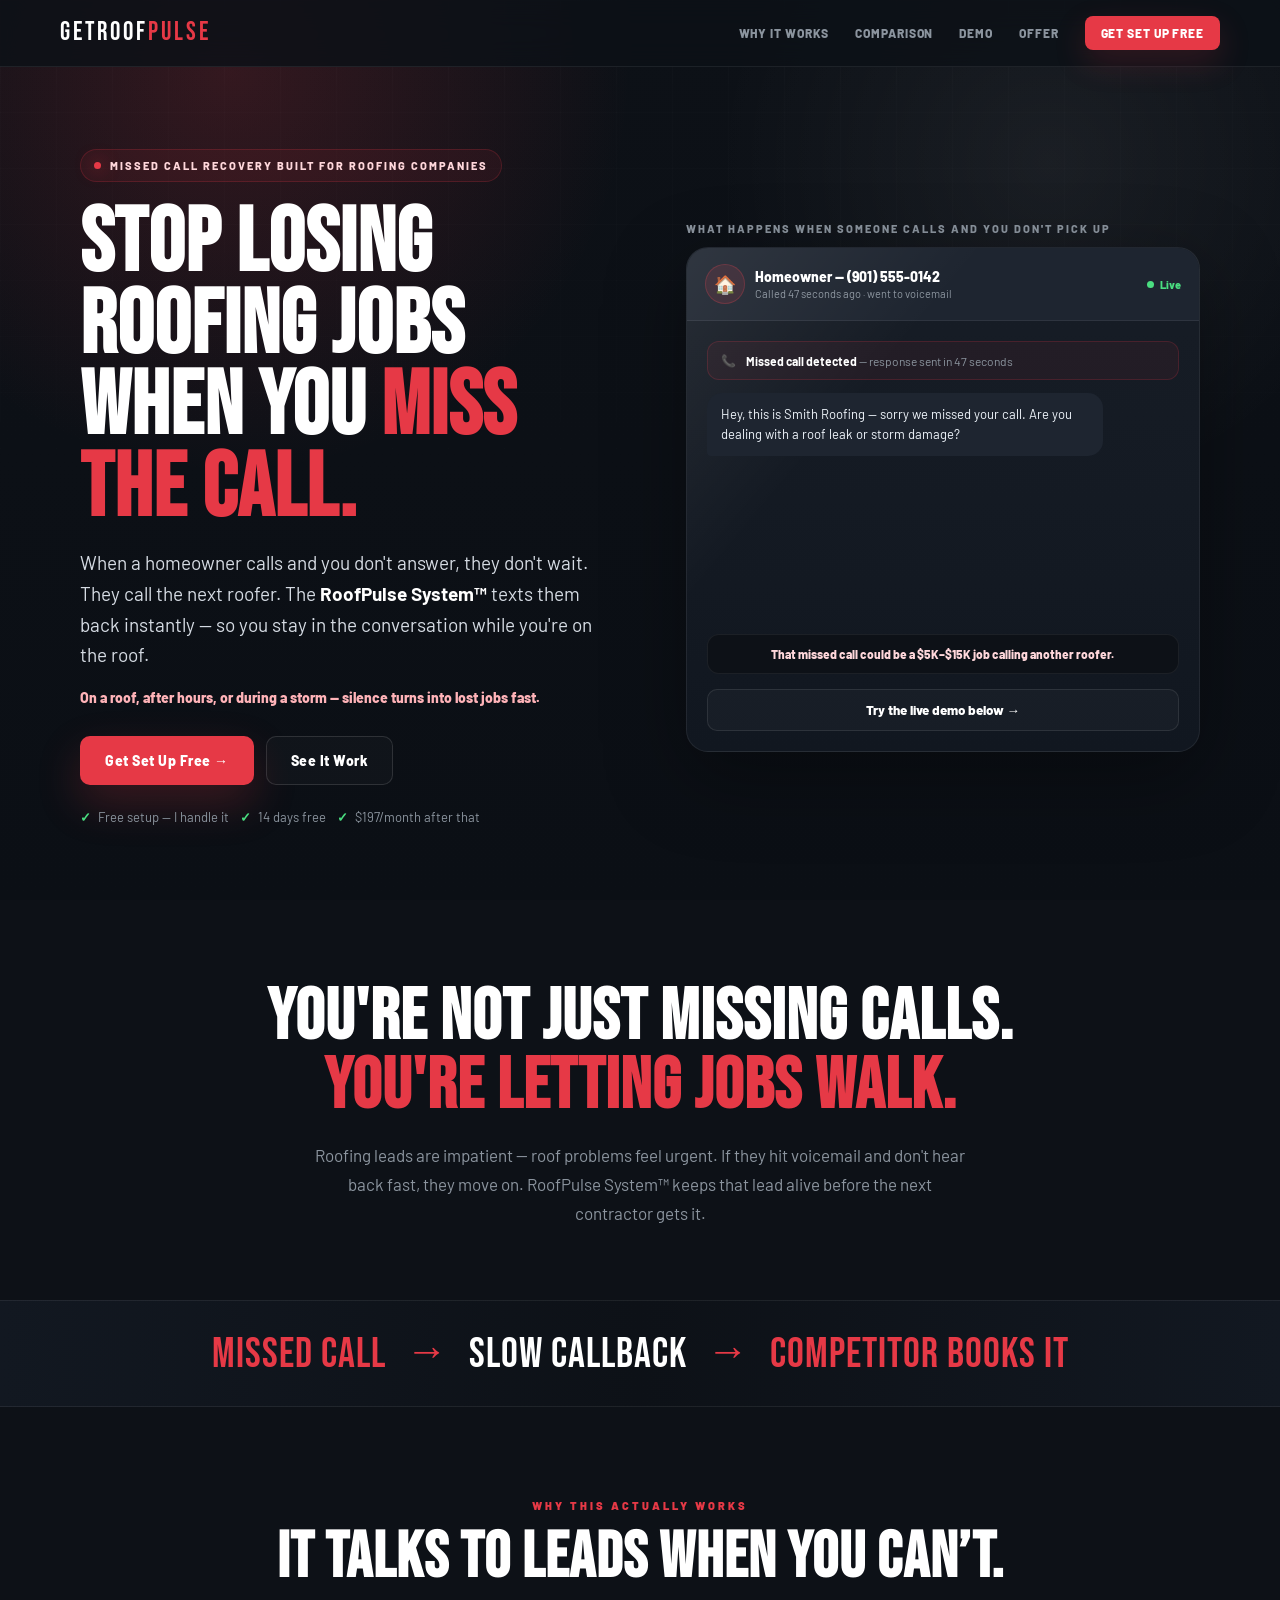
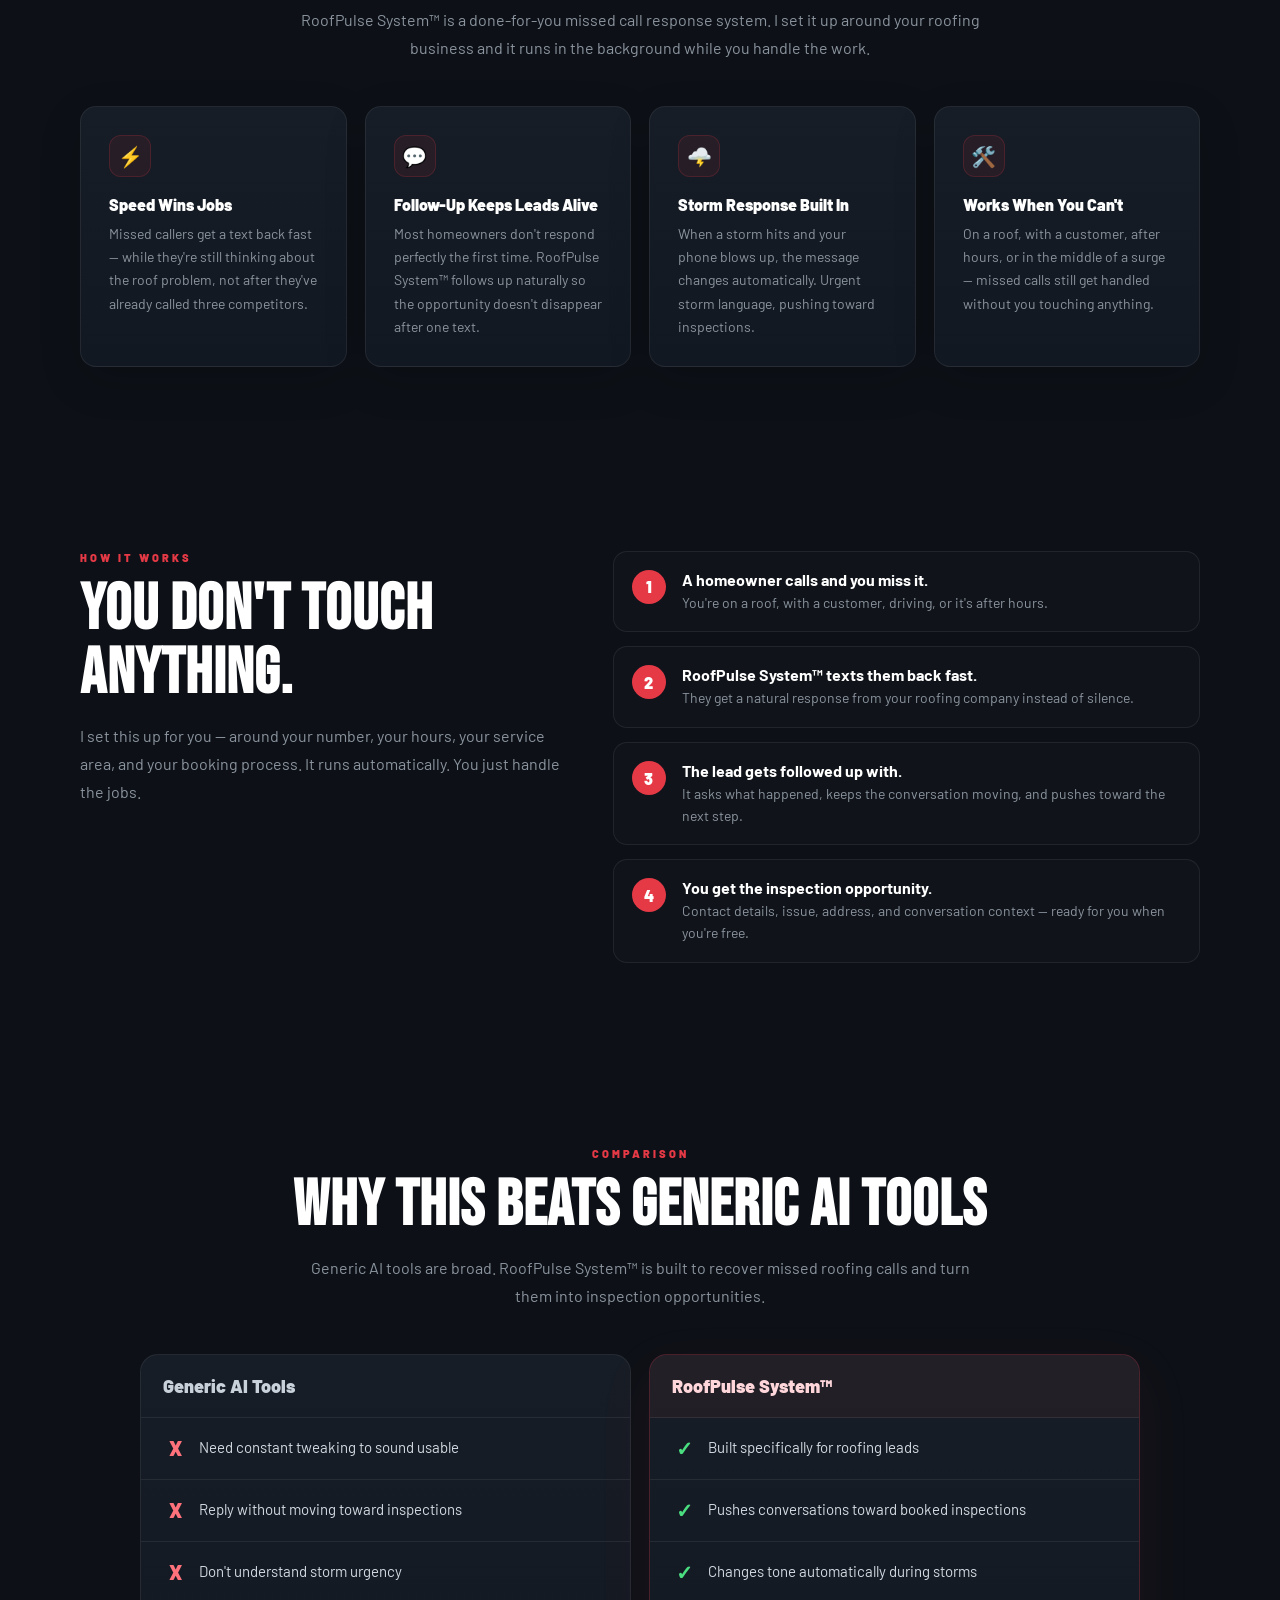
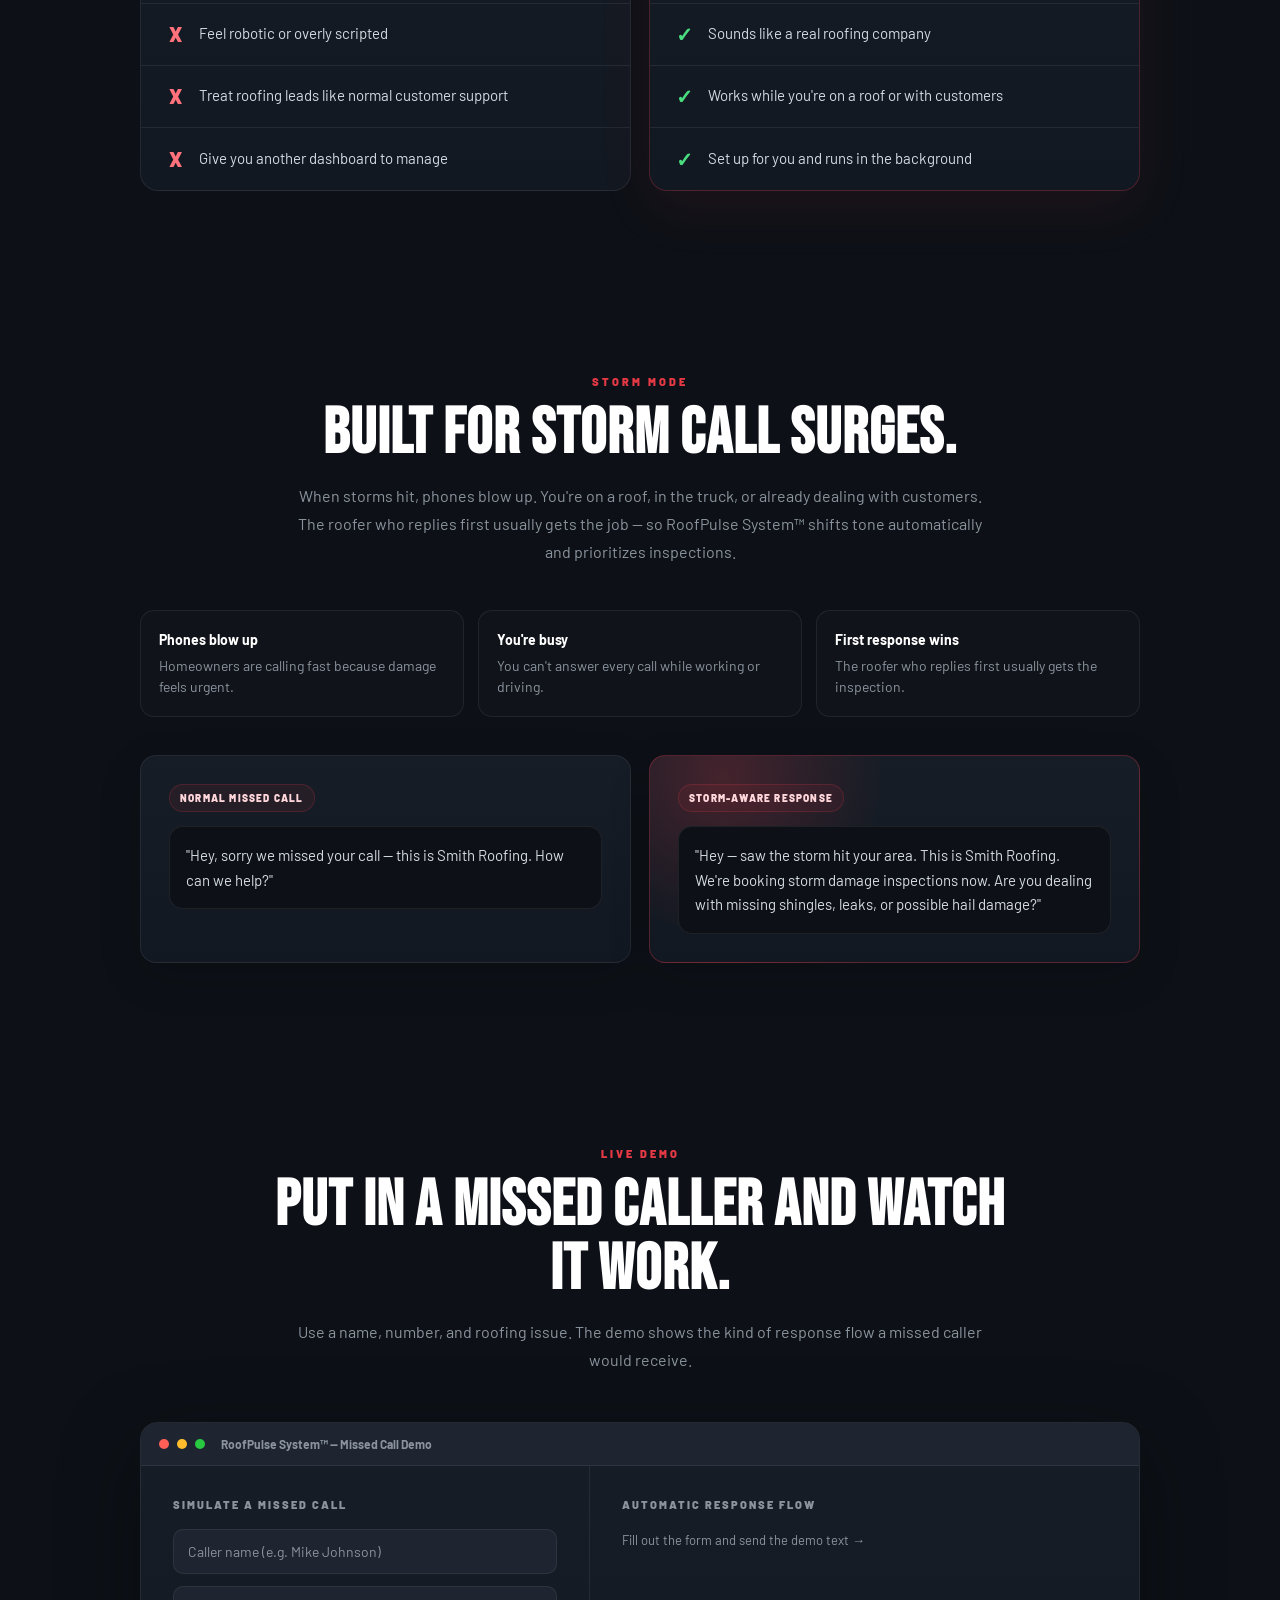
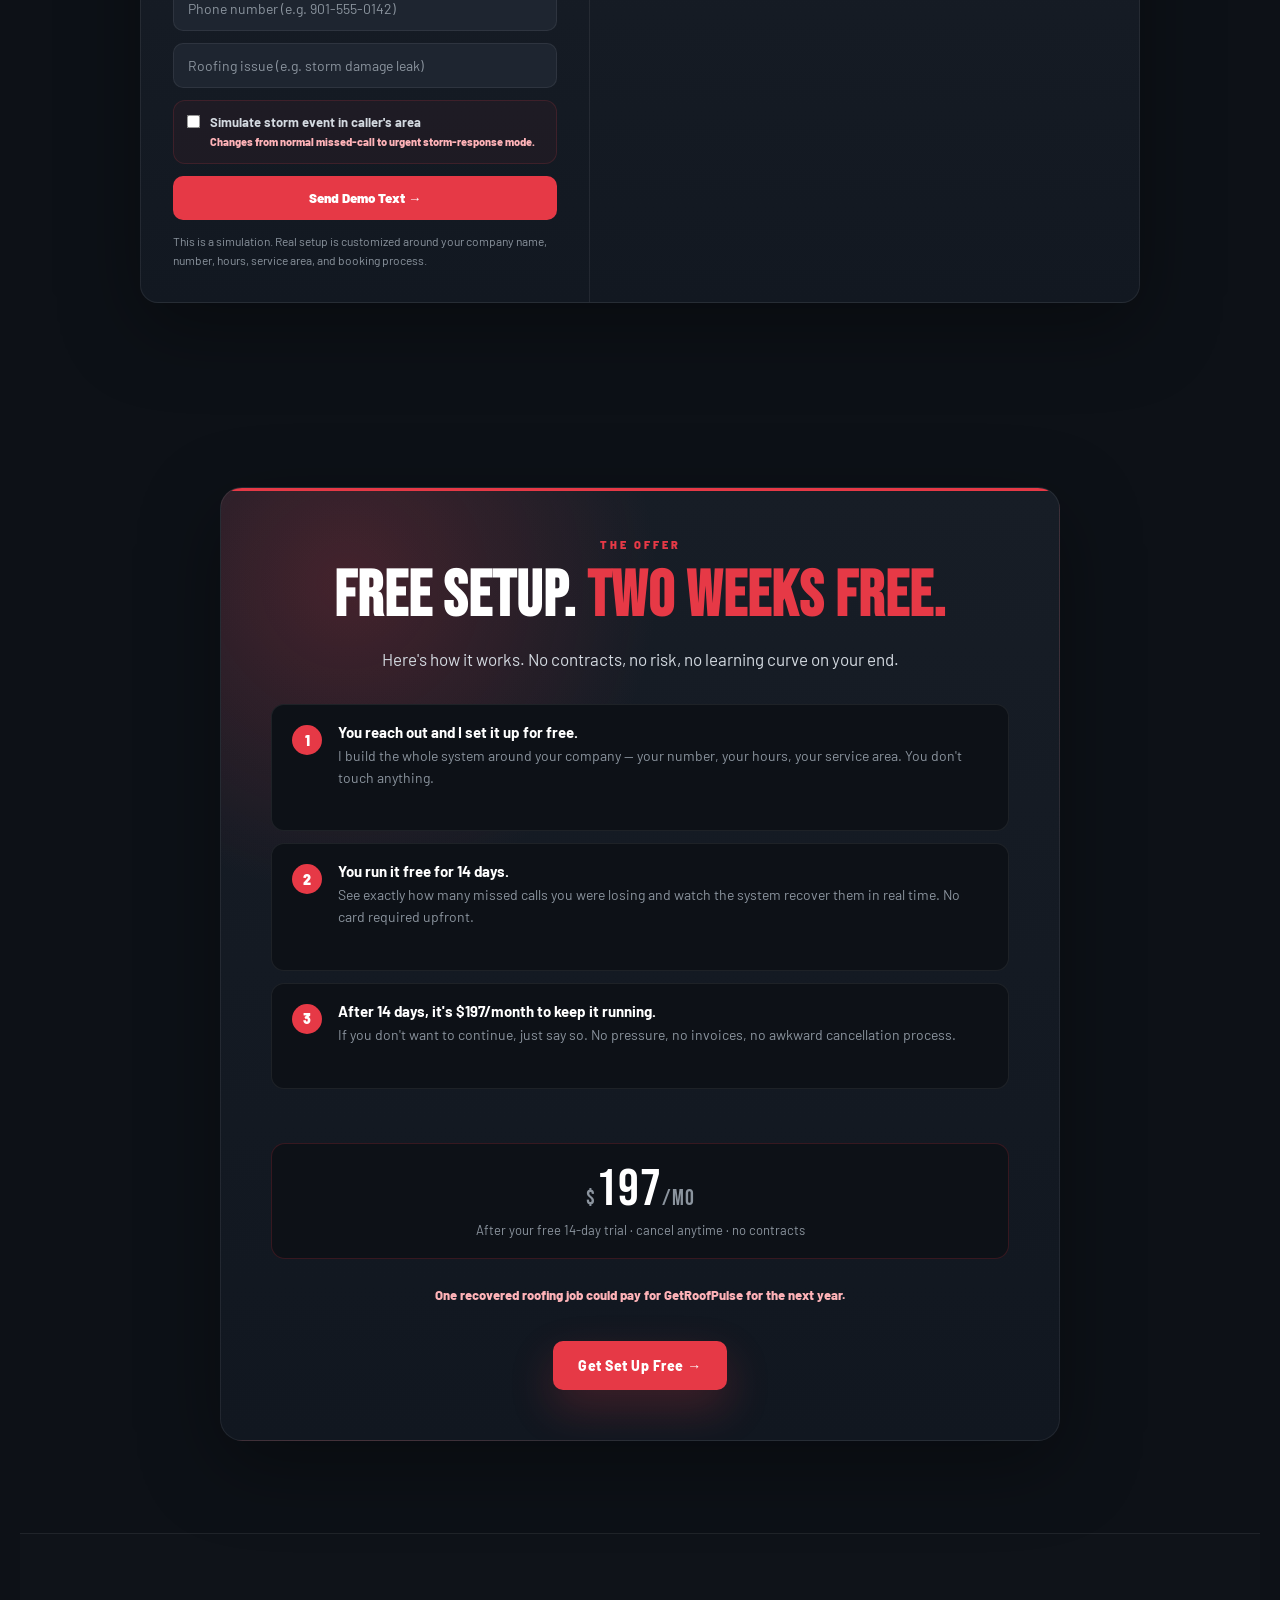
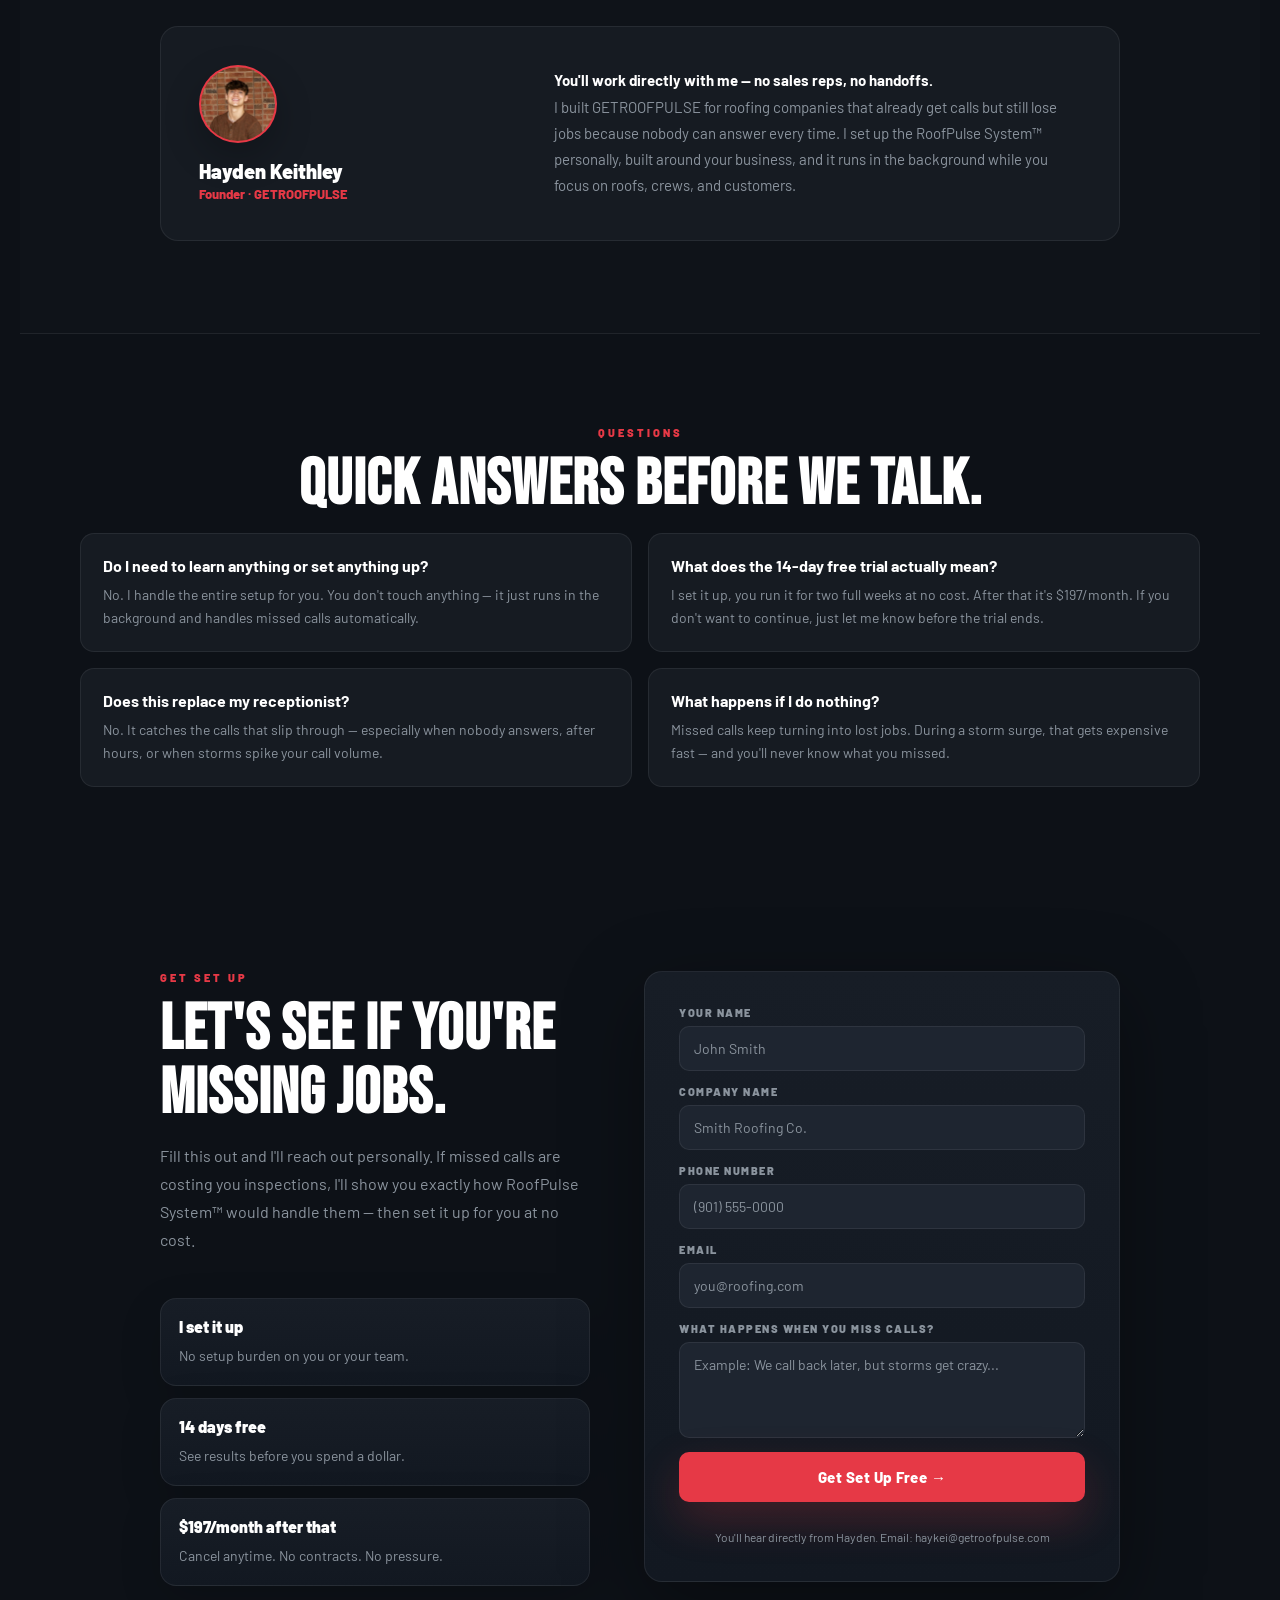
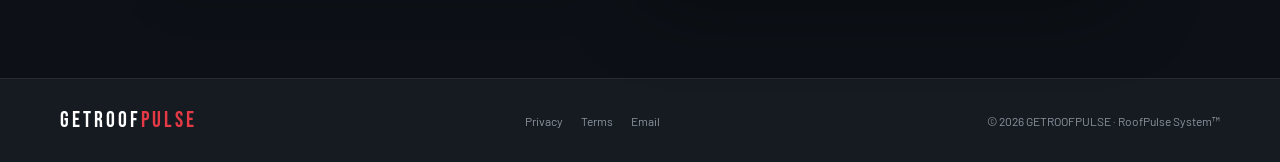
<file: index.html>
<!DOCTYPE html>
<html lang="en">
<head>
  <!-- Google tag (gtag.js) -->
  <script async src="https://www.googletagmanager.com/gtag/js?id=G-9MV7HEE0MQ"></script>
  <script>
    window.dataLayer = window.dataLayer || [];
    function gtag(){dataLayer.push(arguments);}
    gtag('js', new Date());
    gtag('config', 'G-9MV7HEE0MQ');
  </script>

  <meta charset="UTF-8" />
  <meta name="viewport" content="width=device-width, initial-scale=1.0" />
  <title>GETROOFPULSE — Stop Losing Roofing Jobs When You Miss the Call</title>
  <meta name="description" content="GETROOFPULSE sets up the RoofPulse System™ for roofing companies so missed calls get fast responses, follow-up, and storm-aware inspection booking." />
  <meta name="theme-color" content="#0D1117" />
  <meta property="og:title" content="GETROOFPULSE — Stop Losing Roofing Jobs When You Miss the Call" />
  <meta property="og:description" content="RoofPulse System™ handles missed calls, responds during storm surges, and helps turn missed roofing calls into booked inspections." />
  <meta property="og:type" content="website" />
  <meta property="og:url" content="https://getroofpulse.com" />
  <link rel="icon" type="image/png" sizes="32x32" href="/static/roofpulse_icon_premium.png" />
  <link rel="apple-touch-icon" href="/static/roofpulse_icon_premium.png" />
  <link rel="preconnect" href="https://fonts.googleapis.com" />
  <link rel="preconnect" href="https://fonts.gstatic.com" crossorigin />
  <link href="https://fonts.googleapis.com/css2?family=Bebas+Neue&family=Barlow:ital,wght@0,400;0,600;0,700;0,800;1,400&display=swap" rel="stylesheet" />

  <script type="application/ld+json">
  {"@context":"https://schema.org","@type":"Organization","name":"GETROOFPULSE","url":"https://getroofpulse.com","email":"haykei@getroofpulse.com","brand":{"@type":"Brand","name":"RoofPulse System™"},"description":"GETROOFPULSE sets up the RoofPulse System™ for roofing companies to recover missed calls and book more inspections."}
  </script>

  <style>
    :root{
      --red:#E63946;--red-dark:#c1121f;--dark:#0D1117;--dark-2:#161B22;--dark-3:#1E2530;
      --white:#fff;--gray:#8B949E;--light:#F0F6FC;--border:#ffffff12;--green:#4ade80;
      --shadow:0 24px 80px rgba(0,0,0,.35)
    }
    *{margin:0;padding:0;box-sizing:border-box}
    html{scroll-behavior:smooth}
    body{font-family:'Barlow',sans-serif;background:var(--dark);color:var(--white);overflow-x:hidden}
    a{color:inherit;text-decoration:none}

    .page-bg{position:fixed;inset:0;pointer-events:none;background:radial-gradient(circle at 18% 8%,rgba(230,57,70,.18),transparent 30%),radial-gradient(circle at 82% 18%,rgba(255,255,255,.06),transparent 26%),linear-gradient(180deg,#0D1117 0%,#0b0f15 100%);z-index:-3}
    .grid-bg{position:fixed;inset:0;pointer-events:none;background-image:linear-gradient(#ffffff05 1px,transparent 1px),linear-gradient(90deg,#ffffff05 1px,transparent 1px);background-size:56px 56px;mask-image:linear-gradient(to bottom,rgba(0,0,0,.8),transparent 75%);z-index:-2}

    /* NAV */
    nav{position:sticky;top:0;z-index:100;padding:16px 60px;background:rgba(13,17,23,.84);backdrop-filter:blur(14px);border-bottom:1px solid var(--border);display:flex;align-items:center;justify-content:space-between}
    .nav-logo{font-family:'Bebas Neue',sans-serif;letter-spacing:3px;font-size:26px;line-height:1}
    .nav-logo span{color:var(--red)}
    .nav-links{display:flex;align-items:center;gap:26px}
    .nav-links a{color:var(--gray);font-size:12px;font-weight:800;letter-spacing:.9px;text-transform:uppercase;transition:.2s}
    .nav-links a:hover{color:var(--white)}
    .nav-cta{background:var(--red);color:var(--white)!important;padding:10px 16px;border-radius:8px;box-shadow:0 12px 32px rgba(230,57,70,.18)}
    .nav-cta:hover{background:var(--red-dark)}

    /* HERO */
    .flow-arrow{
  font-size:1.6em;
  font-weight:900;
  color:#E63946;
  margin:0 12px;
  vertical-align:middle;
}
    .hero{max-width:1240px;margin:0 auto;padding:82px 60px 68px;display:grid;grid-template-columns:1.02fr .98fr;gap:70px;align-items:center;min-height:calc(100vh - 74px)}
    .eyebrow{display:inline-flex;align-items:center;gap:9px;color:#ffd7db;background:#E6394612;border:1px solid #E6394634;border-radius:999px;padding:9px 13px;font-size:11px;font-weight:800;letter-spacing:2px;text-transform:uppercase;margin-bottom:22px}
    .eyebrow:before{content:'';width:7px;height:7px;background:var(--red);border-radius:50%;box-shadow:0 0 18px rgba(230,57,70,.9)}
    h1{font-family:'Bebas Neue',sans-serif;font-size:clamp(52px,7vw,92px);line-height:.91;letter-spacing:1px;margin-bottom:18px;max-width:790px}
    h1 .accent{color:var(--red)}
    .hero-sub{max-width:660px;font-size:19px;line-height:1.62;color:#d5dbe3;margin-bottom:18px}
    .hero-sub strong{color:var(--white)}
    .loss-line{color:#ffb3b8;font-size:14px;font-weight:800;margin-bottom:30px}
    .hero-actions{display:flex;flex-wrap:wrap;gap:12px;margin-bottom:24px}
    .btn-primary,.btn-ghost{display:inline-flex;align-items:center;justify-content:center;border-radius:10px;padding:15px 24px;font-weight:800;font-size:14px;letter-spacing:.5px;transition:.2s;cursor:pointer}
    .btn-primary{background:var(--red);color:var(--white);border:1px solid transparent;box-shadow:0 18px 44px rgba(230,57,70,.22)}
    .btn-primary:hover{background:var(--red-dark);transform:translateY(-1px)}
    .btn-ghost{background:#ffffff06;color:var(--white);border:1px solid #ffffff20}
    .btn-ghost:hover{background:#ffffff0a;border-color:#ffffff44;transform:translateY(-1px)}
    .proof-line{display:flex;flex-wrap:wrap;gap:11px;color:var(--gray);font-size:13px;max-width:700px}
    .proof-item{display:inline-flex;align-items:center;gap:7px}
    .proof-item:before{content:'✓';color:var(--green);font-weight:900}

    /* PHONE MOCKUP */
    .demo-card-label{color:var(--gray);font-size:11px;font-weight:800;letter-spacing:2px;text-transform:uppercase;margin-bottom:12px}
    .phone-mockup{position:relative;background:linear-gradient(180deg,#171d26 0%,#111720 100%);border:1px solid var(--border);border-radius:22px;overflow:hidden;box-shadow:var(--shadow)}
    .phone-mockup:after{content:'';position:absolute;inset:0;pointer-events:none;background:linear-gradient(130deg,rgba(255,255,255,.08),transparent 32%)}
    .phone-header{background:var(--dark-3);padding:16px 18px;display:flex;align-items:center;gap:10px;border-bottom:1px solid var(--border)}
    .phone-avatar{width:40px;height:40px;border-radius:50%;display:flex;align-items:center;justify-content:center;background:#E6394620;border:1px solid #E6394640;font-size:18px;flex-shrink:0}
    .phone-name{font-weight:800;font-size:14px}
    .phone-sub{color:var(--gray);font-size:11px;margin-top:2px}
    .phone-status{margin-left:auto;color:var(--green);font-size:11px;font-weight:800;display:flex;gap:6px;align-items:center}
    .status-dot{width:7px;height:7px;border-radius:50%;background:var(--green);animation:pulse 1.8s infinite}
    @keyframes pulse{0%,100%{opacity:1}50%{opacity:.35}}
    @keyframes phoneShake{0%,100%{transform:translateX(0)}18%{transform:translateX(-4px) rotate(-.35deg)}36%{transform:translateX(4px) rotate(.35deg)}54%{transform:translateX(-3px) rotate(-.25deg)}72%{transform:translateX(3px) rotate(.25deg)}}
    .phone-mockup.shake{animation:phoneShake .46s ease}
    .phone-body{padding:20px;display:flex;flex-direction:column;gap:13px;min-height:430px}
    .event-pill{display:flex;gap:10px;align-items:center;background:#E6394610;border:1px solid #E6394630;color:var(--gray);border-radius:12px;padding:11px 13px;font-size:12px}
    .event-pill strong{color:var(--white)}
    .message-area{display:flex;flex-direction:column;gap:10px;flex:1}
    .msg{max-width:84%;padding:12px 14px;border-radius:15px;font-size:13px;line-height:1.5;opacity:0;transform:translateY(8px);animation:fadeUp .34s ease forwards;position:relative;z-index:1}
    .msg.bot{align-self:flex-start;background:var(--dark-3);color:var(--light);border-radius:15px 15px 15px 4px}
    .msg.user{align-self:flex-end;background:var(--red);color:var(--white);border-radius:15px 15px 4px 15px}
    .typing{align-self:flex-start;width:54px;height:22px;border-radius:14px;background:var(--dark-3);display:flex;align-items:center;justify-content:center;gap:4px}
    .typing span{width:5px;height:5px;background:#aeb6c0;border-radius:50%;animation:blink 1.1s infinite}
    .typing span:nth-child(2){animation-delay:.18s}
    .typing span:nth-child(3){animation-delay:.36s}
    @keyframes blink{0%,80%,100%{opacity:.2}40%{opacity:1}}
    @keyframes fadeUp{to{opacity:1;transform:translateY(0)}}
    .money-line{background:#0D1117;border:1px solid #ffffff10;border-radius:12px;padding:12px 13px;color:#ffd7db;font-size:12px;font-weight:800;text-align:center;position:relative;z-index:1}
    .phone-demo-btn{margin-top:2px;width:100%;border:1px solid #ffffff18;background:#ffffff07;color:var(--white);border-radius:10px;padding:12px 14px;font-family:'Barlow',sans-serif;font-weight:800;cursor:pointer;position:relative;z-index:2;transition:.2s}
    .phone-demo-btn:hover{background:#ffffff0d;border-color:#ffffff32}
    .hover-cue{text-align:center;font-size:11px;font-weight:800;letter-spacing:1px;color:#ffb3b8;opacity:0;transform:translateY(6px);transition:all .25s ease;pointer-events:none;position:relative;z-index:2;margin-top:-4px}
    .hover-cue.show{opacity:1;transform:translateY(0)}
    @keyframes cuePulse{0%,100%{opacity:.4;transform:translateX(0)}50%{opacity:1;transform:translateX(4px)}}
    .founder-photo{width:78px;height:78px;border-radius:50%;object-fit:cover;object-position:center center;border:2px solid #E6394640;box-shadow:0 14px 36px rgba(0,0,0,.24);display:block;margin-bottom:16px;background:var(--red)}

    /* SECTIONS */
    .section,.demo-section,.offer-section,.faq-section,.contact-section{padding:92px 60px;max-width:1240px;margin:0 auto}
    .section-centered{max-width:760px;text-align:center;margin:0 auto}
    .section-label{color:var(--red);font-size:11px;font-weight:900;letter-spacing:3px;text-transform:uppercase;margin-bottom:14px}
    .section-title{font-family:'Bebas Neue',sans-serif;font-size:clamp(40px,5vw,64px);line-height:1;letter-spacing:1px;margin-bottom:16px}
    .section-title .accent{color:var(--red)}
    .section-sub{color:var(--gray);font-size:16px;line-height:1.75;max-width:690px;margin:0 auto 44px}
    .divider-strip{border-top:1px solid var(--border);border-bottom:1px solid var(--border);background:linear-gradient(90deg,#121821,#0D1117,#121821);padding:26px 60px;text-align:center}
    .divider-strip span{font-family:'Bebas Neue',sans-serif;font-size:clamp(28px,4vw,42px);letter-spacing:1px}
    .divider-strip strong{color:var(--red);font-weight:400}
    .realization{max-width:820px;margin:0 auto;padding:90px 30px 72px;text-align:center}
    .realization h2{font-family:'Bebas Neue',sans-serif;font-size:clamp(42px,6vw,72px);line-height:.96;letter-spacing:1px}
    .realization h2.accent{color:var(--red)}
    .realization p{color:var(--gray);font-size:17px;line-height:1.7;margin:20px auto 0;max-width:650px}
    .cards-grid{display:grid;grid-template-columns:repeat(auto-fit,minmax(240px,1fr));gap:18px}
    .card{background:linear-gradient(180deg,#171d26 0%,#121821 100%);border:1px solid var(--border);border-radius:16px;padding:28px;box-shadow:0 14px 44px rgba(0,0,0,.14)}
    .card-icon{width:42px;height:42px;display:flex;align-items:center;justify-content:center;background:#E6394614;border:1px solid #E6394630;border-radius:12px;margin-bottom:18px;font-size:20px}
    .card-title{font-size:16px;font-weight:900;margin-bottom:8px}
    .card p{color:var(--gray);line-height:1.65;font-size:14px}
    .how-wrap{display:grid;grid-template-columns:.9fr 1.1fr;gap:52px;align-items:start}
    .step-list{display:flex;flex-direction:column;gap:14px}
    .step{display:flex;gap:16px;padding:18px;border:1px solid var(--border);border-radius:14px;background:#ffffff04}
    .step-num{width:34px;height:34px;border-radius:50%;background:var(--red);color:var(--white);display:flex;align-items:center;justify-content:center;font-weight:900;flex-shrink:0}
    .step strong{display:block;margin-bottom:3px}
    .step p{color:var(--gray);font-size:14px;line-height:1.55}

    /* COMPARISON */
    .comparison-section{max-width:1120px}
    .comparison-grid{display:grid;grid-template-columns:1fr 1fr;gap:18px;margin-top:40px}
    .comparison-card{background:linear-gradient(180deg,#171d26 0%,#121821 100%);border:1px solid var(--border);border-radius:18px;overflow:hidden}
    .comparison-card.good{border-color:#E6394642;box-shadow:0 18px 55px rgba(230,57,70,.08)}
    .comparison-head{padding:20px 22px;border-bottom:1px solid var(--border);font-size:18px;font-weight:900}
    .comparison-head.bad{color:#c8d0da}
    .comparison-head.good{color:#ffd7db;background:#E639460d}
    .comparison-list{list-style:none}
    .comparison-list li{min-height:62px;padding:16px 20px;border-bottom:1px solid var(--border);color:#d3d9e0;font-size:15px;line-height:1.45;display:flex;align-items:center;gap:10px}
    .comparison-list li:last-child{border-bottom:0}
 .comparison-list li:before{
  font-size:1.35em;
  font-weight:900;
  flex-shrink:0;
  display:inline-flex;
  align-items:center;
  justify-content:center;
  min-width:28px;
  line-height:1;
}

.comparison-card:not(.good) li:before{
  content:'X';
  color:#ff727c;
}

.comparison-card.good li:before{
  content:'✓';
  color:var(--green);
}

    /* DEMO */
    .demo-section{max-width:1120px}
    .simulator{background:linear-gradient(180deg,#171d26 0%,#121821 100%);border:1px solid var(--border);border-radius:18px;overflow:hidden;box-shadow:var(--shadow);margin-top:48px}
    .sim-bar{background:var(--dark-3);padding:14px 18px;display:flex;align-items:center;gap:8px;border-bottom:1px solid var(--border)}
    .sim-dot{width:10px;height:10px;border-radius:50%}
    .sim-title{margin-left:8px;font-size:12px;color:var(--gray);font-weight:700}
    .sim-body{display:grid;grid-template-columns:.9fr 1.1fr;min-height:430px}
    .sim-left,.sim-right{padding:32px}
    .sim-left{border-right:1px solid var(--border)}
    .sim-section-label{font-size:11px;font-weight:900;letter-spacing:2px;text-transform:uppercase;color:var(--gray);margin-bottom:18px}
    .call-form{display:flex;flex-direction:column;gap:12px}
    .form-input{width:100%;background:var(--dark-3);border:1px solid var(--border);border-radius:10px;padding:13px 14px;color:var(--white);font-family:'Barlow',sans-serif;font-size:14px;outline:none;transition:.2s}
    .form-input:focus{border-color:var(--red);box-shadow:0 0 0 3px #E6394620}
    .form-input::placeholder{color:var(--gray)}
    .sim-btn{border:0;background:var(--red);color:var(--white);border-radius:10px;padding:14px;font-family:'Barlow',sans-serif;font-weight:900;cursor:pointer;transition:.2s}
    .sim-btn:hover{background:var(--red-dark)}
    .sim-help{color:var(--gray);font-size:12px;line-height:1.6;margin-top:8px}
    .message-thread{display:flex;flex-direction:column;gap:11px;max-height:360px;overflow-y:auto;padding-right:4px}
    .sim-meta{color:var(--gray);font-size:10px;letter-spacing:1px;text-transform:uppercase}
    .sim-meta.right{text-align:right}
    .sim-msg{max-width:86%;padding:12px 14px;border-radius:14px;font-size:13px;line-height:1.5;opacity:0;animation:fadeUp .34s ease forwards}
    .sim-out{align-self:flex-end;background:var(--red);color:var(--white);border-radius:14px 14px 4px 14px}
    .sim-in{align-self:flex-start;background:var(--dark-3);color:var(--light);border-radius:14px 14px 14px 4px}
    .sim-result{display:none;margin-top:16px;background:#16803415;border:1px solid #16803430;border-radius:10px;color:var(--green);padding:11px 13px;font-size:12px;font-weight:800}

    /* STORM */
    .storm-mode-section{max-width:1120px}
    .storm-comparison{display:grid;grid-template-columns:1fr 1fr;gap:18px;margin-top:38px}
    .storm-card{position:relative;overflow:hidden}
    .storm-card.storm{border-color:#E6394650;background:radial-gradient(circle at 15% 10%,rgba(230,57,70,.22),transparent 35%),linear-gradient(180deg,#171d26 0%,#121821 100%)}
    .storm-tag{display:inline-flex;align-items:center;gap:7px;color:#ffd7db;background:#E6394612;border:1px solid #E6394633;border-radius:999px;padding:7px 10px;font-size:10px;font-weight:900;letter-spacing:1.2px;text-transform:uppercase;margin-bottom:14px}
    .storm-message{background:#0D1117;border:1px solid #ffffff12;border-radius:14px;padding:16px;color:#d5dbe3;font-size:15px;line-height:1.65}
    .storm-points{display:grid;grid-template-columns:repeat(3,1fr);gap:14px;margin-top:22px}
    .storm-point{background:#ffffff04;border:1px solid var(--border);border-radius:14px;padding:18px;color:var(--gray);font-size:14px;line-height:1.55}
    .storm-point strong{display:block;color:var(--white);margin-bottom:4px}

    /* OFFER — updated */
    .offer-section{max-width:960px}
    .offer-card{background:radial-gradient(circle at 15% 10%,rgba(230,57,70,.22),transparent 28%),linear-gradient(180deg,#171d26 0%,#111720 100%);border:1px solid var(--border);border-radius:22px;padding:50px;text-align:center;box-shadow:var(--shadow);position:relative;overflow:hidden}
    .offer-card:before{content:'';position:absolute;top:0;left:0;right:0;height:3px;background:var(--red)}
    .offer-card p{color:#d3d9e0;font-size:17px;line-height:1.7;max-width:700px;margin:0 auto 24px}
    .offer-steps{display:flex;flex-direction:column;gap:12px;margin:30px 0;text-align:left}
    .offer-step{display:flex;align-items:flex-start;gap:16px;background:#0D1117;border:1px solid var(--border);border-radius:13px;padding:18px 20px}
    .offer-step-num{width:30px;height:30px;border-radius:50%;background:var(--red);color:var(--white);display:flex;align-items:center;justify-content:center;font-weight:900;font-size:14px;flex-shrink:0;margin-top:2px}
    .offer-step-text strong{display:block;color:var(--white);font-size:15px;margin-bottom:4px}
    .offer-step-text p{color:var(--gray);font-size:14px;line-height:1.55}
    .offer-price-line{background:#0D1117;border:1px solid #E6394630;border-radius:14px;padding:20px 24px;margin:24px 0;display:inline-block;width:100%}
    .offer-price-line .price{font-family:'Bebas Neue',sans-serif;font-size:52px;color:var(--white);letter-spacing:1px;line-height:1}
    .offer-price-line .price span{font-size:22px;color:var(--gray)}
    .offer-price-line .price-note{color:var(--gray);font-size:13px;margin-top:6px}
    .offer-guarantee{color:#ffb3b8;font-size:13px;font-weight:800;margin-top:4px}

    /* FOUNDER */
    .founder-section{border-top:1px solid var(--border);border-bottom:1px solid var(--border);background:#ffffff03}
    .founder-card{max-width:960px;margin:0 auto;display:grid;grid-template-columns:.75fr 1.25fr;gap:38px;align-items:center;background:var(--dark-2);border:1px solid var(--border);border-radius:18px;padding:38px}
    .founder-initial{width:78px;height:78px;border-radius:50%;background:var(--red);display:flex;align-items:center;justify-content:center;font-family:'Bebas Neue',sans-serif;font-size:32px;margin-bottom:16px}
    .founder-name{font-size:20px;font-weight:900}
    .founder-role{color:var(--red);font-size:13px;font-weight:800;margin-top:3px}
    .founder-copy{color:var(--gray);line-height:1.75;font-size:15px}
    .founder-copy strong{color:var(--white)}

    /* FAQ */
    .faq-grid{display:grid;grid-template-columns:repeat(2,1fr);gap:16px}
    .faq-item{background:var(--dark-2);border:1px solid var(--border);border-radius:14px;padding:22px}
    .faq-item strong{display:block;margin-bottom:8px}
    .faq-item p{color:var(--gray);font-size:14px;line-height:1.65}

    /* CONTACT */
    .contact-section{max-width:1080px}
    .contact-grid{display:grid;grid-template-columns:.95fr 1.05fr;gap:54px;align-items:start}
    .contact-panel{background:linear-gradient(180deg,#171d26 0%,#121821 100%);border:1px solid var(--border);border-radius:18px;padding:34px;box-shadow:var(--shadow)}
    .contact-form{display:flex;flex-direction:column;gap:14px}
    .form-group{display:flex;flex-direction:column;gap:7px}
    .form-label{font-size:11px;font-weight:900;letter-spacing:1.5px;text-transform:uppercase;color:var(--gray)}
    .fine-print{color:var(--gray);font-size:12px;line-height:1.6;text-align:center;margin-top:12px}

    footer{background:var(--dark-2);border-top:1px solid var(--border);padding:28px 60px;display:flex;justify-content:space-between;align-items:center;flex-wrap:wrap;gap:16px;color:var(--gray);font-size:12px}
    .footer-logo{font-family:'Bebas Neue',sans-serif;font-size:22px;letter-spacing:3px;color:var(--white)}
    .footer-logo span{color:var(--red)}
    .footer-links{display:flex;gap:18px}
    .footer-links a:hover{color:var(--white)}
    .sticky-cta{display:none;position:fixed;left:14px;right:14px;bottom:14px;z-index:130;background:var(--red);color:var(--white);border-radius:14px;padding:15px 18px;text-align:center;font-size:14px;font-weight:900;box-shadow:0 18px 46px rgba(0,0,0,.32);transition:.2s}
    .sticky-cta.hide-sticky{opacity:0;pointer-events:none;transform:translateY(18px)}
    .fade-up{opacity:0;transform:translateY(22px);transition:opacity .55s,transform .55s}
    .fade-up.show{opacity:1;transform:translateY(0)}

   @media(max-width:980px){
  .storm-comparison,.comparison-grid,.storm-points{grid-template-columns:1fr}
  nav{padding:15px 22px}
  .nav-links{display:none}
  .hero{grid-template-columns:1fr;padding:52px 22px 42px;gap:36px;min-height:auto}
  .section,.demo-section,.offer-section,.faq-section,.contact-section{padding:64px 22px}
  .cards-grid,.how-wrap,.sim-body,.founder-card,.faq-grid,.contact-grid{grid-template-columns:1fr}
  .sim-left{border-right:none;border-bottom:1px solid var(--border)}
  .offer-card{padding:34px 22px}
  .founder-card{padding:28px 22px}
  footer{padding:28px 22px 96px}
  .sticky-cta{display:block}
  body{padding-bottom:72px}

  .divider-strip{
    padding:20px 18px
  }

  .divider-strip span{
    display:flex;
    flex-direction:column;
    gap:8px;
    align-items:center;
    line-height:1.1
  }

  .flow-arrow{
    margin:0;
    font-size:1.2em
  }
}
  </style>
</head>
<body>
  <div class="page-bg"></div>
  <div class="grid-bg"></div>

  <nav>
    <a href="/" class="nav-logo">GETROOF<span>PULSE</span></a>
    <div class="nav-links">
      <a href="#why">Why It Works</a>
      <a href="#compare">Comparison</a>
      <a href="#demo">Demo</a>
      <a href="#offer">Offer</a>
      <a href="#contact" class="nav-cta cta-watch">Get Set Up Free</a>
    </div>
  </nav>

  <!-- HERO -->
  <section class="hero" id="top">
    <div class="hero-left fade-up">
      <div class="eyebrow">Missed Call Recovery Built for Roofing Companies</div>
      <h1>Stop Losing Roofing Jobs When You <span class="accent">Miss the Call.</span></h1>
      <p class="hero-sub">When a homeowner calls and you don't answer, they don't wait. They call the next roofer. The <strong>RoofPulse System™</strong> texts them back instantly — so you stay in the conversation while you're on the roof.</p>
      <div class="loss-line">On a roof, after hours, or during a storm — silence turns into lost jobs fast.</div>
      <div class="hero-actions">
        <a href="#contact" class="btn-primary cta-watch">Get Set Up Free →</a>
        <a href="#demo" class="btn-ghost cta-watch" id="heroDemoLink">See It Work</a>
      </div>
      <div class="proof-line">
        <span class="proof-item">Free setup — I handle it</span>
        <span class="proof-item">14 days free</span>
        <span class="proof-item">$197/month after that</span>
      </div>
    </div>
    <div class="hero-right fade-up">
      <div class="demo-card-label">What happens when someone calls and you don't pick up</div>
      <div class="phone-mockup" id="phoneMockup">
        <div class="phone-header">
          <div class="phone-avatar">🏠</div>
          <div>
            <div class="phone-name">Homeowner — (901) 555-0142</div>
            <div class="phone-sub">Called 47 seconds ago · went to voicemail</div>
          </div>
          <div class="phone-status"><span class="status-dot"></span> Live</div>
        </div>
        <div class="phone-body">
          <div class="event-pill"><span>📞</span><span><strong>Missed call detected</strong> — response sent in 47 seconds</span></div>
          <div class="message-area" id="messageArea"></div>
          <div class="hover-cue" id="hoverCue">Hover to continue →</div>
          <div class="money-line">That missed call could be a $5K–$15K job calling another roofer.</div>
          <button type="button" class="phone-demo-btn" id="phoneDemoBtn">Try the live demo below →</button>
        </div>
      </div>
    </div>
  </section>

  <!-- REALIZATION -->
  <section class="realization fade-up">
    <h2>You're Not Just Missing Calls.</h2>
    <h2 class="accent">You're Letting Jobs Walk.</h2>
    <p>Roofing leads are impatient — roof problems feel urgent. If they hit voicemail and don't hear back fast, they move on. RoofPulse System™ keeps that lead alive before the next contractor gets it.</p>
  </section>
  <div class="divider-strip">
  <span>
    <strong>Missed Call</strong>
    <span class="flow-arrow">→</span>
    Slow Callback
    <span class="flow-arrow">→</span>
    <strong>Competitor Books It</strong>
  </span>
</div>

  <!-- WHY -->
  <section class="section" id="why">
    <div class="section-centered fade-up">
      <div class="section-label">Why This Actually Works</div>
      <h2 class="section-title">It Talks to Leads When You Can’t.</h2>
      <p class="section-sub">RoofPulse System™ is a done-for-you missed call response system. I set it up around your roofing business and it runs in the background while you handle the work.</p>
    </div>
    <div class="cards-grid">
      <div class="card fade-up"><div class="card-icon">⚡</div><div class="card-title">Speed Wins Jobs</div><p>Missed callers get a text back fast — while they're still thinking about the roof problem, not after they've already called three competitors.</p></div>
      <div class="card fade-up"><div class="card-icon">💬</div><div class="card-title">Follow-Up Keeps Leads Alive</div><p>Most homeowners don't respond perfectly the first time. RoofPulse System™ follows up naturally so the opportunity doesn't disappear after one text.</p></div>
      <div class="card fade-up"><div class="card-icon">🌩️</div><div class="card-title">Storm Response Built In</div><p>When a storm hits and your phone blows up, the message changes automatically. Urgent storm language, pushing toward inspections.</p></div>
      <div class="card fade-up"><div class="card-icon">🛠️</div><div class="card-title">Works When You Can't</div><p>On a roof, with a customer, after hours, or in the middle of a surge — missed calls still get handled without you touching anything.</p></div>
    </div>
  </section>

  <!-- HOW IT WORKS -->
  <section class="section">
    <div class="how-wrap">
      <div class="fade-up">
        <div class="section-label">How It Works</div>
        <h2 class="section-title">You Don't Touch Anything.</h2>
        <p class="section-sub" style="margin-left:0;text-align:left;">I set this up for you — around your number, your hours, your service area, and your booking process. It runs automatically. You just handle the jobs.</p>
      </div>
      <div class="step-list">
        <div class="step fade-up"><div class="step-num">1</div><div><strong>A homeowner calls and you miss it.</strong><p>You're on a roof, with a customer, driving, or it's after hours.</p></div></div>
        <div class="step fade-up"><div class="step-num">2</div><div><strong>RoofPulse System™ texts them back fast.</strong><p>They get a natural response from your roofing company instead of silence.</p></div></div>
        <div class="step fade-up"><div class="step-num">3</div><div><strong>The lead gets followed up with.</strong><p>It asks what happened, keeps the conversation moving, and pushes toward the next step.</p></div></div>
        <div class="step fade-up"><div class="step-num">4</div><div><strong>You get the inspection opportunity.</strong><p>Contact details, issue, address, and conversation context — ready for you when you're free.</p></div></div>
      </div>
    </div>
  </section>

  <!-- COMPARISON -->
<section class="section comparison-section" id="compare">
  <div class="section-centered fade-up">
    <div class="section-label">Comparison</div>
    <h2 class="section-title">Why This Beats Generic AI Tools</h2>
    <p class="section-sub">
     Generic AI tools are broad. RoofPulse System™ is built to recover missed roofing calls and turn them into inspection opportunities.
    </p>
  </div>

  <div class="comparison-grid fade-up">

    <div class="comparison-card">
      <div class="comparison-head bad">Generic AI Tools</div>

      <ul class="comparison-list">
        <li>Need constant tweaking to sound usable</li>
        <li>Reply without moving toward inspections</li>
        <li>Don't understand storm urgency</li>
        <li>Feel robotic or overly scripted</li>
        <li>Treat roofing leads like normal customer support</li>
        <li>Give you another dashboard to manage</li>
      </ul>
    </div>

    <div class="comparison-card good">
      <div class="comparison-head good">RoofPulse System™</div>

      <ul class="comparison-list">
        <li>Built specifically for roofing leads</li>
        <li>Pushes conversations toward booked inspections</li>
        <li>Changes tone automatically during storms</li>
        <li>Sounds like a real roofing company</li>
        <li>Works while you're on a roof or with customers</li>
        <li>Set up for you and runs in the background</li>
      </ul>
    </div>

  </div>
</section>

  <!-- STORM MODE -->
  <section class="section storm-mode-section" id="storm-mode">
    <div class="section-centered fade-up">
      <div class="section-label">Storm Mode</div>
      <h2 class="section-title">Built for Storm Call Surges.</h2>
      <p class="section-sub">When storms hit, phones blow up. You're on a roof, in the truck, or already dealing with customers. The roofer who replies first usually gets the job — so RoofPulse System™ shifts tone automatically and prioritizes inspections.</p>
    </div>
    <div class="storm-points fade-up">
      <div class="storm-point"><strong>Phones blow up</strong>Homeowners are calling fast because damage feels urgent.</div>
      <div class="storm-point"><strong>You're busy</strong>You can't answer every call while working or driving.</div>
      <div class="storm-point"><strong>First response wins</strong>The roofer who replies first usually gets the inspection.</div>
    </div>
    <div class="storm-comparison fade-up">
      <div class="card storm-card">
        <div class="storm-tag">Normal Missed Call</div>
        <div class="storm-message">"Hey, sorry we missed your call — this is Smith Roofing. How can we help?"</div>
      </div>
      <div class="card storm-card storm">
        <div class="storm-tag">Storm-Aware Response</div>
        <div class="storm-message">"Hey — saw the storm hit your area. This is Smith Roofing. We're booking storm damage inspections now. Are you dealing with missing shingles, leaks, or possible hail damage?"</div>
      </div>
    </div>
  </section>

  <!-- DEMO -->
  <section class="demo-section" id="demo">
    <div class="section-centered fade-up">
      <div class="section-label">Live Demo</div>
      <h2 class="section-title">Put in a Missed Caller and Watch It Work.</h2>
      <p class="section-sub">Use a name, number, and roofing issue. The demo shows the kind of response flow a missed caller would receive.</p>
    </div>
    <div class="simulator fade-up">
      <div class="sim-bar">
        <span class="sim-dot" style="background:#ff5f57"></span>
        <span class="sim-dot" style="background:#ffbd2e"></span>
        <span class="sim-dot" style="background:#28c840"></span>
        <span class="sim-title">RoofPulse System™ — Missed Call Demo</span>
      </div>
      <div class="sim-body">
        <div class="sim-left">
          <div class="sim-section-label">Simulate a missed call</div>
          <div class="call-form">
            <input class="form-input" id="sim-name" type="text" placeholder="Caller name (e.g. Mike Johnson)" autocomplete="name"/>
            <input class="form-input" id="sim-phone" type="text" placeholder="Phone number (e.g. 901-555-0142)" autocomplete="tel"/>
            <input class="form-input" id="sim-issue" type="text" placeholder="Roofing issue (e.g. storm damage leak)"/>
            <label style="display:flex;align-items:flex-start;gap:10px;background:#E639460d;border:1px solid #E6394628;border-radius:12px;padding:12px 13px;color:#d3d9e0;font-size:13px;font-weight:700;line-height:1.45;cursor:pointer" for="sim-storm">
              <input type="checkbox" id="sim-storm" style="accent-color:var(--red);margin-top:2px;transform:scale(1.05)" />
              <span>Simulate storm event in caller's area<br><span style="font-size:11px;color:#ffb3b8;font-weight:800">Changes from normal missed-call to urgent storm-response mode.</span></span>
            </label>
            <button class="sim-btn" id="runDemoBtn" type="button" onclick="runDemo()">Send Demo Text →</button>
          </div>
          <div class="sim-result" id="sim-result">⚡ Demo text sent in under 60 seconds · lead captured · follow-up started</div>
          <p class="sim-help" style="margin-top:12px">This is a simulation. Real setup is customized around your company name, number, hours, service area, and booking process.</p>
        </div>
        <div class="sim-right">
          <div class="sim-section-label">Automatic response flow</div>
          <div class="message-thread" id="sim-thread"><p style="font-size:13px;color:var(--gray);line-height:1.7;">Fill out the form and send the demo text →</p></div>
        </div>
      </div>
    </div>
  </section>

  <!-- OFFER — rewritten -->
  <section class="offer-section" id="offer">
    <div class="offer-card fade-up">
      <div class="section-label">The Offer</div>
      <h2 class="section-title">Free Setup. <span class="accent">Two Weeks Free.</span></h2>
      <p>Here's how it works. No contracts, no risk, no learning curve on your end.</p>

      <div class="offer-steps">
        <div class="offer-step">
          <div class="offer-step-num">1</div>
          <div class="offer-step-text">
            <strong>You reach out and I set it up for free.</strong>
            <p>I build the whole system around your company — your number, your hours, your service area. You don't touch anything.</p>
          </div>
        </div>
        <div class="offer-step">
          <div class="offer-step-num">2</div>
          <div class="offer-step-text">
            <strong>You run it free for 14 days.</strong>
            <p>See exactly how many missed calls you were losing and watch the system recover them in real time. No card required upfront.</p>
          </div>
        </div>
        <div class="offer-step">
          <div class="offer-step-num">3</div>
          <div class="offer-step-text">
            <strong>After 14 days, it's $197/month to keep it running.</strong>
            <p>If you don't want to continue, just say so. No pressure, no invoices, no awkward cancellation process.</p>
          </div>
        </div>
      </div>

      <div class="offer-price-line">
        <div class="price"><span>$</span>197<span>/mo</span></div>
        <div class="price-note">After your free 14-day trial · cancel anytime · no contracts</div>
      </div>
      <div class="offer-guarantee">One recovered roofing job could pay for GetRoofPulse for the next year.</div>
      <br><br>
      <a href="#contact" class="btn-primary cta-watch">Get Set Up Free →</a>
    </div>
  </section>

  <!-- FOUNDER -->
  <section class="section founder-section" id="founder">
    <div class="founder-card fade-up">
      <div>
        <img src="/static/founder.jpg" class="founder-photo" alt="Hayden Keithley">
        <div class="founder-name">Hayden Keithley</div>
        <div class="founder-role">Founder · GETROOFPULSE</div>
      </div>
      <div class="founder-copy">
        <p><strong>You'll work directly with me — no sales reps, no handoffs.</strong></p>
        <p>I built GETROOFPULSE for roofing companies that already get calls but still lose jobs because nobody can answer every time. I set up the RoofPulse System™ personally, built around your business, and it runs in the background while you focus on roofs, crews, and customers.</p>
      </div>
    </div>
  </section>

  <!-- FAQ -->
  <section class="faq-section">
    <div class="section-centered fade-up">
      <div class="section-label">Questions</div>
      <h2 class="section-title">Quick Answers Before We Talk.</h2>
    </div>
    <div class="faq-grid">
      <div class="faq-item fade-up"><strong>Do I need to learn anything or set anything up?</strong><p>No. I handle the entire setup for you. You don't touch anything — it just runs in the background and handles missed calls automatically.</p></div>
      <div class="faq-item fade-up"><strong>What does the 14-day free trial actually mean?</strong><p>I set it up, you run it for two full weeks at no cost. After that it's $197/month. If you don't want to continue, just let me know before the trial ends.</p></div>
      <div class="faq-item fade-up"><strong>Does this replace my receptionist?</strong><p>No. It catches the calls that slip through — especially when nobody answers, after hours, or when storms spike your call volume.</p></div>
      <div class="faq-item fade-up"><strong>What happens if I do nothing?</strong><p>Missed calls keep turning into lost jobs. During a storm surge, that gets expensive fast — and you'll never know what you missed.</p></div>
    </div>
  </section>

  <!-- CONTACT -->
  <section class="contact-section" id="contact">
    <div class="contact-grid">
      <div class="fade-up">
        <div class="section-label">Get Set Up</div>
        <h2 class="section-title">Let's See If You're Missing Jobs.</h2>
        <p class="section-sub" style="margin-left:0;text-align:left;">Fill this out and I'll reach out personally. If missed calls are costing you inspections, I'll show you exactly how RoofPulse System™ would handle them — then set it up for you at no cost.</p>
        <div class="cards-grid" style="grid-template-columns:1fr;gap:12px;">
          <div class="card" style="padding:18px;"><div class="card-title">I set it up</div><p>No setup burden on you or your team.</p></div>
          <div class="card" style="padding:18px;"><div class="card-title">14 days free</div><p>See results before you spend a dollar.</p></div>
          <div class="card" style="padding:18px;"><div class="card-title">$197/month after that</div><p>Cancel anytime. No contracts. No pressure.</p></div>
        </div>
      </div>
      <div class="contact-panel fade-up">
        <form class="contact-form" id="contact-form">
          <div class="form-group"><label class="form-label" for="contact-name">Your Name</label><input class="form-input" id="contact-name" name="name" type="text" placeholder="John Smith" required/></div>
          <div class="form-group"><label class="form-label" for="company-name">Company Name</label><input class="form-input" id="company-name" name="company" type="text" placeholder="Smith Roofing Co."/></div>
          <div class="form-group"><label class="form-label" for="contact-phone">Phone Number</label><input class="form-input" id="contact-phone" name="phone" type="tel" placeholder="(901) 555-0000" required/></div>
          <div class="form-group"><label class="form-label" for="contact-email">Email</label><input class="form-input" id="contact-email" name="email" type="email" placeholder="you@roofing.com" required/></div>
          <div class="form-group"><label class="form-label" for="contact-note">What happens when you miss calls?</label><textarea class="form-input" id="contact-note" name="message" rows="4" placeholder="Example: We call back later, but storms get crazy..."></textarea></div>
          <button type="submit" class="btn-primary" style="width:100%;border:0;font-family:'Barlow',sans-serif;font-size:15px;padding:16px;">Get Set Up Free →</button>
          <p class="fine-print">You'll hear directly from Hayden. Email: haykei@getroofpulse.com</p>
        </form>
      </div>
    </div>
  </section>

  <footer>
    <div class="footer-logo">GETROOF<span>PULSE</span></div>
    <div class="footer-links"><a href="/privacy.html">Privacy</a><a href="/terms.html">Terms</a><a href="mailto:haykei@getroofpulse.com">Email</a></div>
    <div>© <span id="yr"></span> GETROOFPULSE · RoofPulse System™</div>
  </footer>
  <a href="#contact" class="sticky-cta cta-watch" id="stickyCta">Get Set Up Free →</a>

  <script>
    document.getElementById('yr').textContent=new Date().getFullYear();
    const revealObserver=new IntersectionObserver(entries=>{entries.forEach(entry=>{if(entry.isIntersecting)entry.target.classList.add('show')})},{threshold:.14});
    document.querySelectorAll('.fade-up').forEach(el=>revealObserver.observe(el));

  const heroMessages=[
  {text:"Hey, this is Smith Roofing — sorry we missed your call. Are you dealing with a roof leak or storm damage?",type:"bot"},
  {text:"Storm damage. Water is coming in near the garage.",type:"user"},
  {text:"Got it. We can usually get someone out pretty quickly. Does tomorrow morning or afternoon work better for you?",type:"bot"},
  {text:"Tomorrow afternoon would be better.",type:"user"},
  {text:"Perfect — I’ve got you down for a roof inspection tomorrow at 2:00 PM. If anything changes, just reply here.",type:"bot"}
    ];
    let loopTimer=null,typingTimer=null,restartTimer=null,heroVisible=false,paused=false,hasHovered=false,currentNext=null;
    function clearHeroTimers(){clearTimeout(loopTimer);clearTimeout(typingTimer);clearTimeout(restartTimer)}
    function addHeroMessage(message){const area=document.getElementById('messageArea');if(!area)return;const bubble=document.createElement('div');bubble.className=`msg ${message.type}`;bubble.textContent=message.text;area.appendChild(bubble);area.scrollTop=area.scrollHeight}
    function addTyping(){const area=document.getElementById('messageArea');if(!area)return null;const typing=document.createElement('div');typing.className='typing';typing.innerHTML='<span></span><span></span><span></span>';area.appendChild(typing);area.scrollTop=area.scrollHeight;return typing}
    function playHeroLoop(){const area=document.getElementById('messageArea');const phone=document.getElementById('phoneMockup');const cue=document.getElementById('hoverCue');if(!area||!phone)return;clearHeroTimers();area.innerHTML='';if(cue)cue.classList.remove('show');paused=false;hasHovered=false;phone.classList.add('shake');setTimeout(()=>phone.classList.remove('shake'),500);let i=0;function next(){currentNext=next;if(!heroVisible)return;if(i>=heroMessages.length){restartTimer=setTimeout(playHeroLoop,4200);return}if(i===2&&!hasHovered){paused=true;if(cue)cue.classList.add('show');return}const typing=addTyping();typingTimer=setTimeout(()=>{if(typing)typing.remove();addHeroMessage(heroMessages[i]);i++;loopTimer=setTimeout(next,i===1?850:1100)},i===0?450:650)}phone.onmouseenter=()=>{if(paused&&!hasHovered){hasHovered=true;paused=false;if(cue)cue.classList.remove('show');if(currentNext)currentNext()}};next()}
    const heroObserver=new IntersectionObserver(entries=>{entries.forEach(entry=>{heroVisible=entry.isIntersecting;if(entry.isIntersecting){playHeroLoop()}else{clearHeroTimers();const cue=document.getElementById('hoverCue');if(cue)cue.classList.remove('show')}})},{threshold:.35});
    window.addEventListener('load',()=>{const phone=document.getElementById('phoneMockup');if(phone)heroObserver.observe(phone)});

    function focusDemo(){const demo=document.getElementById('demo');const input=document.getElementById('sim-name');if(!demo||!input)return;demo.scrollIntoView({behavior:'smooth',block:'start'});setTimeout(()=>{input.focus();input.style.boxShadow='0 0 0 3px #E6394655';setTimeout(()=>input.style.boxShadow='',1200)},650)}
    document.getElementById('phoneDemoBtn').addEventListener('click',focusDemo);
    document.getElementById('heroDemoLink').addEventListener('click',e=>{e.preventDefault();focusDemo()});

    function runDemo(){
      const name=document.getElementById('sim-name').value.trim()||'Mike Johnson';
      const phone=document.getElementById('sim-phone').value.trim()||'(901) 555-0142';
      const issue=document.getElementById('sim-issue').value.trim()||'roof damage';
      const storm=document.getElementById('sim-storm')?.checked;
      const first=name.split(' ')[0]||'there';
      const thread=document.getElementById('sim-thread');
      const result=document.getElementById('sim-result');
      const btn=document.getElementById('runDemoBtn');
      thread.innerHTML=`<p style="font-size:13px;color:var(--gray);line-height:1.7;">📞 Missed call detected from ${phone}...</p>`;
      result.style.display='none';btn.textContent='Sending Demo Text...';btn.disabled=true;
    const msgs=storm?[
      {dir:'out',label:'Storm-aware response',text:`Hey ${first} — saw the storm hit your area. This is Smith Roofing. We're booking storm inspections now. Are you dealing with missing shingles, leaks, or hail damage?`},
      {dir:'in',label:`${name} replied`,text:"Yes — shingles came off and there's a leak near the garage."},
      {dir:'out',label:'Storm follow-up',text:"Got it. We're prioritizing storm inspections today. Does tomorrow morning or afternoon work better for you?"},
      {dir:'in',label:`${name} replied`,text:'Tomorrow morning works.'},
      {dir:'out',label:'Inspection booked',text:"Perfect — I've got you scheduled for a storm inspection tomorrow between 9–11 AM. If anything changes, just reply here."}
    ]:[
      {dir:'out',label:'Missed-call response',text:`Hey ${first}, sorry we missed your call — this is Smith Roofing. Are you dealing with ${issue}?`},
      {dir:'in',label:`${name} replied`,text:'Yeah, I need someone to come look at it.'},
      {dir:'out',label:'Lead follow-up',text:'Absolutely. We can usually get someone out quickly. Does tomorrow morning or afternoon work better for you?'},
      {dir:'in',label:`${name} replied`,text:'Tomorrow afternoon would probably work best.'},
      {dir:'out',label:'Inspection booked',text:"Perfect — I've got you down for a roof inspection tomorrow at 2:00 PM. If anything changes, just reply here."}
    ];
      setTimeout(()=>{
        thread.innerHTML='';
        msgs.forEach((m,i)=>{
          setTimeout(()=>{
            const lbl=document.createElement('div');lbl.className='sim-meta'+(m.dir==='out'?' right':'');lbl.textContent=m.label;
            const el=document.createElement('div');el.className=`sim-msg sim-${m.dir}`;el.textContent=m.text;
            thread.appendChild(lbl);thread.appendChild(el);thread.scrollTop=thread.scrollHeight;
            if(i===0)result.style.display='block';
            if(i===msgs.length-1){btn.textContent='Send Another Demo Text →';btn.disabled=false;}
          },i*950);
        });
      },650);
    }
    window.runDemo=runDemo;
    ['sim-name','sim-phone','sim-issue'].forEach(id=>{document.getElementById(id).addEventListener('keydown',e=>{if(e.key==='Enter')runDemo()})});

    const sticky=document.getElementById('stickyCta');
    const targets=document.querySelectorAll('.cta-watch,#contact,#demo');
    if(sticky){const stickyObserver=new IntersectionObserver(entries=>{const visible=entries.some(entry=>entry.isIntersecting&&entry.target!==sticky);sticky.classList.toggle('hide-sticky',visible)},{threshold:.25});targets.forEach(t=>{if(t!==sticky)stickyObserver.observe(t)})}

    const contactForm=document.getElementById('contact-form');
    if(contactForm){contactForm.addEventListener('submit',async function(e){e.preventDefault();const btn=contactForm.querySelector('button[type="submit"]');const originalText=btn.textContent;btn.textContent='Sending...';btn.disabled=true;try{const response=await fetch('https://formspree.io/f/mwvwbegl',{method:'POST',body:new FormData(contactForm),headers:{'Accept':'application/json'}});if(response.ok){window.location.href='/thankyou.html'}else{throw new Error('Formspree error')}}catch(err){btn.textContent=originalText;btn.disabled=false;alert('Something went wrong — message me directly at haykei@getroofpulse.com')}})}
  </script>
</body>
</html>
</file>
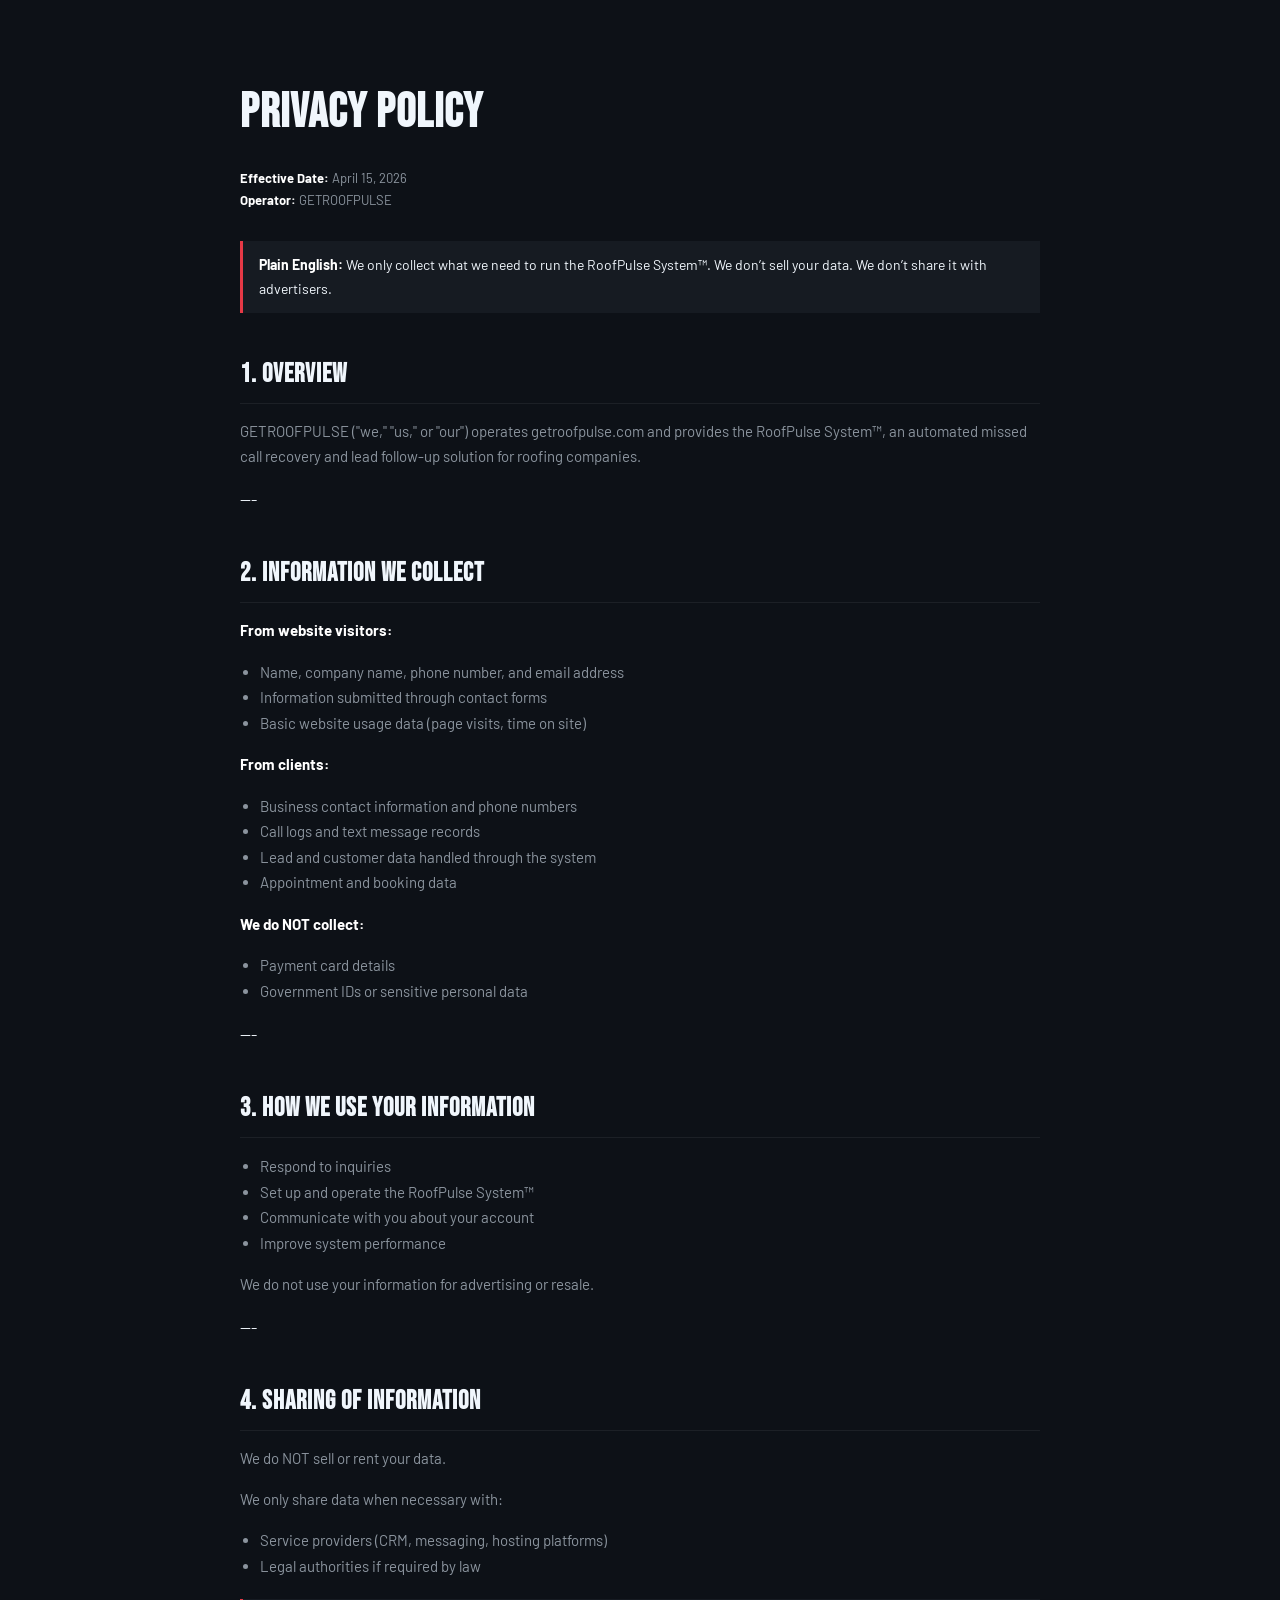
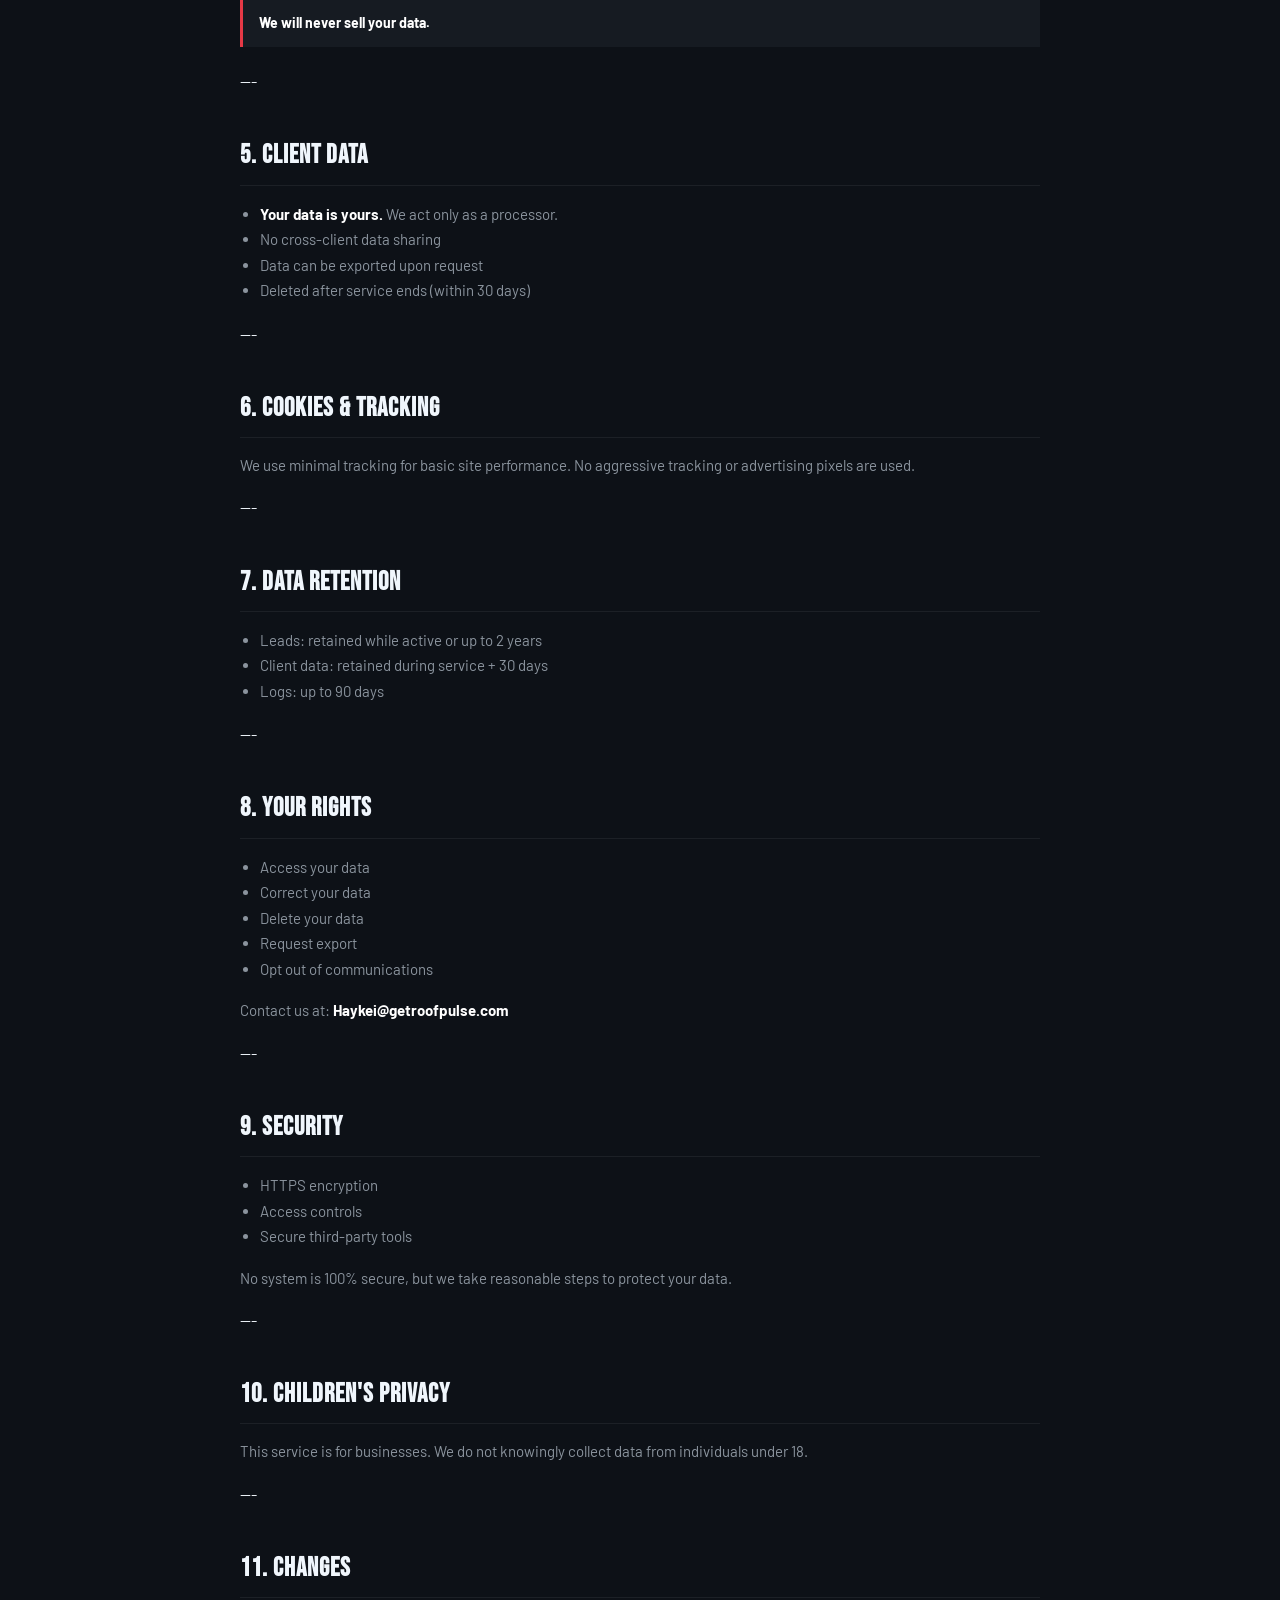
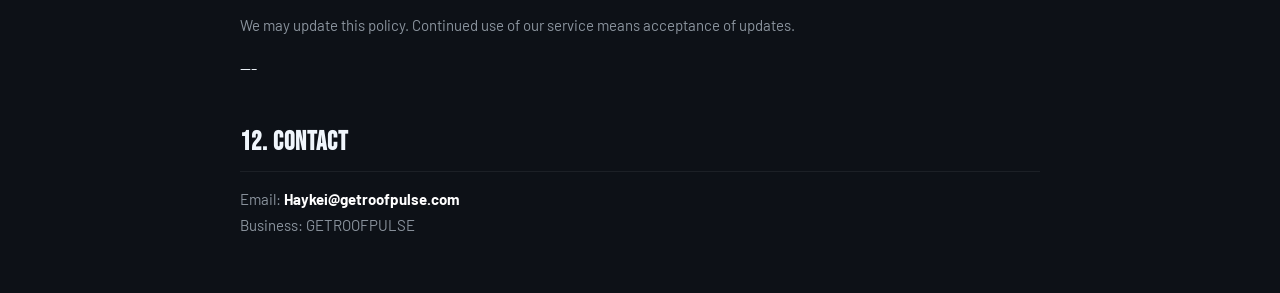
<file: privacy.html>
<!DOCTYPE html>
<html lang="en">
<head>
  <meta charset="UTF-8">
  <meta name="viewport" content="width=device-width, initial-scale=1.0">
  <title>GETROOFPULSE — Privacy Policy</title>

  <link href="https://fonts.googleapis.com/css2?family=Bebas+Neue&family=Barlow:wght@400;600;700&display=swap" rel="stylesheet">

  <meta name="robots" content="noindex, nofollow">

  <style>
    body {
      font-family: 'Barlow', sans-serif;
      background: #0D1117;
      color: #F0F6FC;
      line-height: 1.7;
      padding: 40px 20px;
      max-width: 800px;
      margin: auto;
    }

    h1, h2 {
      font-family: 'Bebas Neue', sans-serif;
      letter-spacing: 1px;
    }

    h1 {
      font-size: 48px;
      margin-bottom: 10px;
    }

    h2 {
      font-size: 26px;
      margin-top: 40px;
      margin-bottom: 10px;
      border-bottom: 1px solid #ffffff10;
      padding-bottom: 6px;
    }

    p, li {
      font-size: 15px;
      color: #8B949E;
    }

    strong {
      color: #fff;
    }

    ul {
      padding-left: 20px;
      margin-bottom: 16px;
    }

    .meta {
      font-size: 13px;
      color: #8B949E;
      margin-bottom: 30px;
    }

    .highlight {
      background: #161B22;
      border-left: 3px solid #E63946;
      padding: 12px 16px;
      margin: 20px 0;
      font-size: 14px;
    }
  </style>
</head>

<body>

<h1>Privacy Policy</h1>

<p class="meta">
<strong>Effective Date:</strong> April 15, 2026<br>
<strong>Operator:</strong> GETROOFPULSE
</p>

<div class="highlight">
<strong>Plain English:</strong> We only collect what we need to run the RoofPulse System™. We don’t sell your data. We don’t share it with advertisers.
</div>

<h2>1. Overview</h2>
<p>
GETROOFPULSE ("we," "us," or "our") operates getroofpulse.com and provides the RoofPulse System™, an automated missed call recovery and lead follow-up solution for roofing companies.
</p>

---

<h2>2. Information We Collect</h2>

<p><strong>From website visitors:</strong></p>
<ul>
  <li>Name, company name, phone number, and email address</li>
  <li>Information submitted through contact forms</li>
  <li>Basic website usage data (page visits, time on site)</li>
</ul>

<p><strong>From clients:</strong></p>
<ul>
  <li>Business contact information and phone numbers</li>
  <li>Call logs and text message records</li>
  <li>Lead and customer data handled through the system</li>
  <li>Appointment and booking data</li>
</ul>

<p><strong>We do NOT collect:</strong></p>
<ul>
  <li>Payment card details</li>
  <li>Government IDs or sensitive personal data</li>
</ul>

---

<h2>3. How We Use Your Information</h2>

<ul>
  <li>Respond to inquiries</li>
  <li>Set up and operate the RoofPulse System™</li>
  <li>Communicate with you about your account</li>
  <li>Improve system performance</li>
</ul>

<p>
We do not use your information for advertising or resale.
</p>

---

<h2>4. Sharing of Information</h2>

<p>We do NOT sell or rent your data.</p>

<p>We only share data when necessary with:</p>

<ul>
  <li>Service providers (CRM, messaging, hosting platforms)</li>
  <li>Legal authorities if required by law</li>
</ul>

<div class="highlight">
<strong>We will never sell your data.</strong>
</div>

---

<h2>5. Client Data</h2>

<ul>
  <li><strong>Your data is yours.</strong> We act only as a processor.</li>
  <li>No cross-client data sharing</li>
  <li>Data can be exported upon request</li>
  <li>Deleted after service ends (within 30 days)</li>
</ul>

---

<h2>6. Cookies & Tracking</h2>

<p>
We use minimal tracking for basic site performance. No aggressive tracking or advertising pixels are used.
</p>

---

<h2>7. Data Retention</h2>

<ul>
  <li>Leads: retained while active or up to 2 years</li>
  <li>Client data: retained during service + 30 days</li>
  <li>Logs: up to 90 days</li>
</ul>

---

<h2>8. Your Rights</h2>

<ul>
  <li>Access your data</li>
  <li>Correct your data</li>
  <li>Delete your data</li>
  <li>Request export</li>
  <li>Opt out of communications</li>
</ul>

<p>
Contact us at: <strong>Haykei@getroofpulse.com</strong>
</p>

---

<h2>9. Security</h2>

<ul>
  <li>HTTPS encryption</li>
  <li>Access controls</li>
  <li>Secure third-party tools</li>
</ul>

<p>
No system is 100% secure, but we take reasonable steps to protect your data.
</p>

---

<h2>10. Children's Privacy</h2>

<p>
This service is for businesses. We do not knowingly collect data from individuals under 18.
</p>

---

<h2>11. Changes</h2>

<p>
We may update this policy. Continued use of our service means acceptance of updates.
</p>

---

<h2>12. Contact</h2>

<p>
Email: <strong>Haykei@getroofpulse.com</strong><br>
Business: GETROOFPULSE
</p>

</body>
</html>
</file>
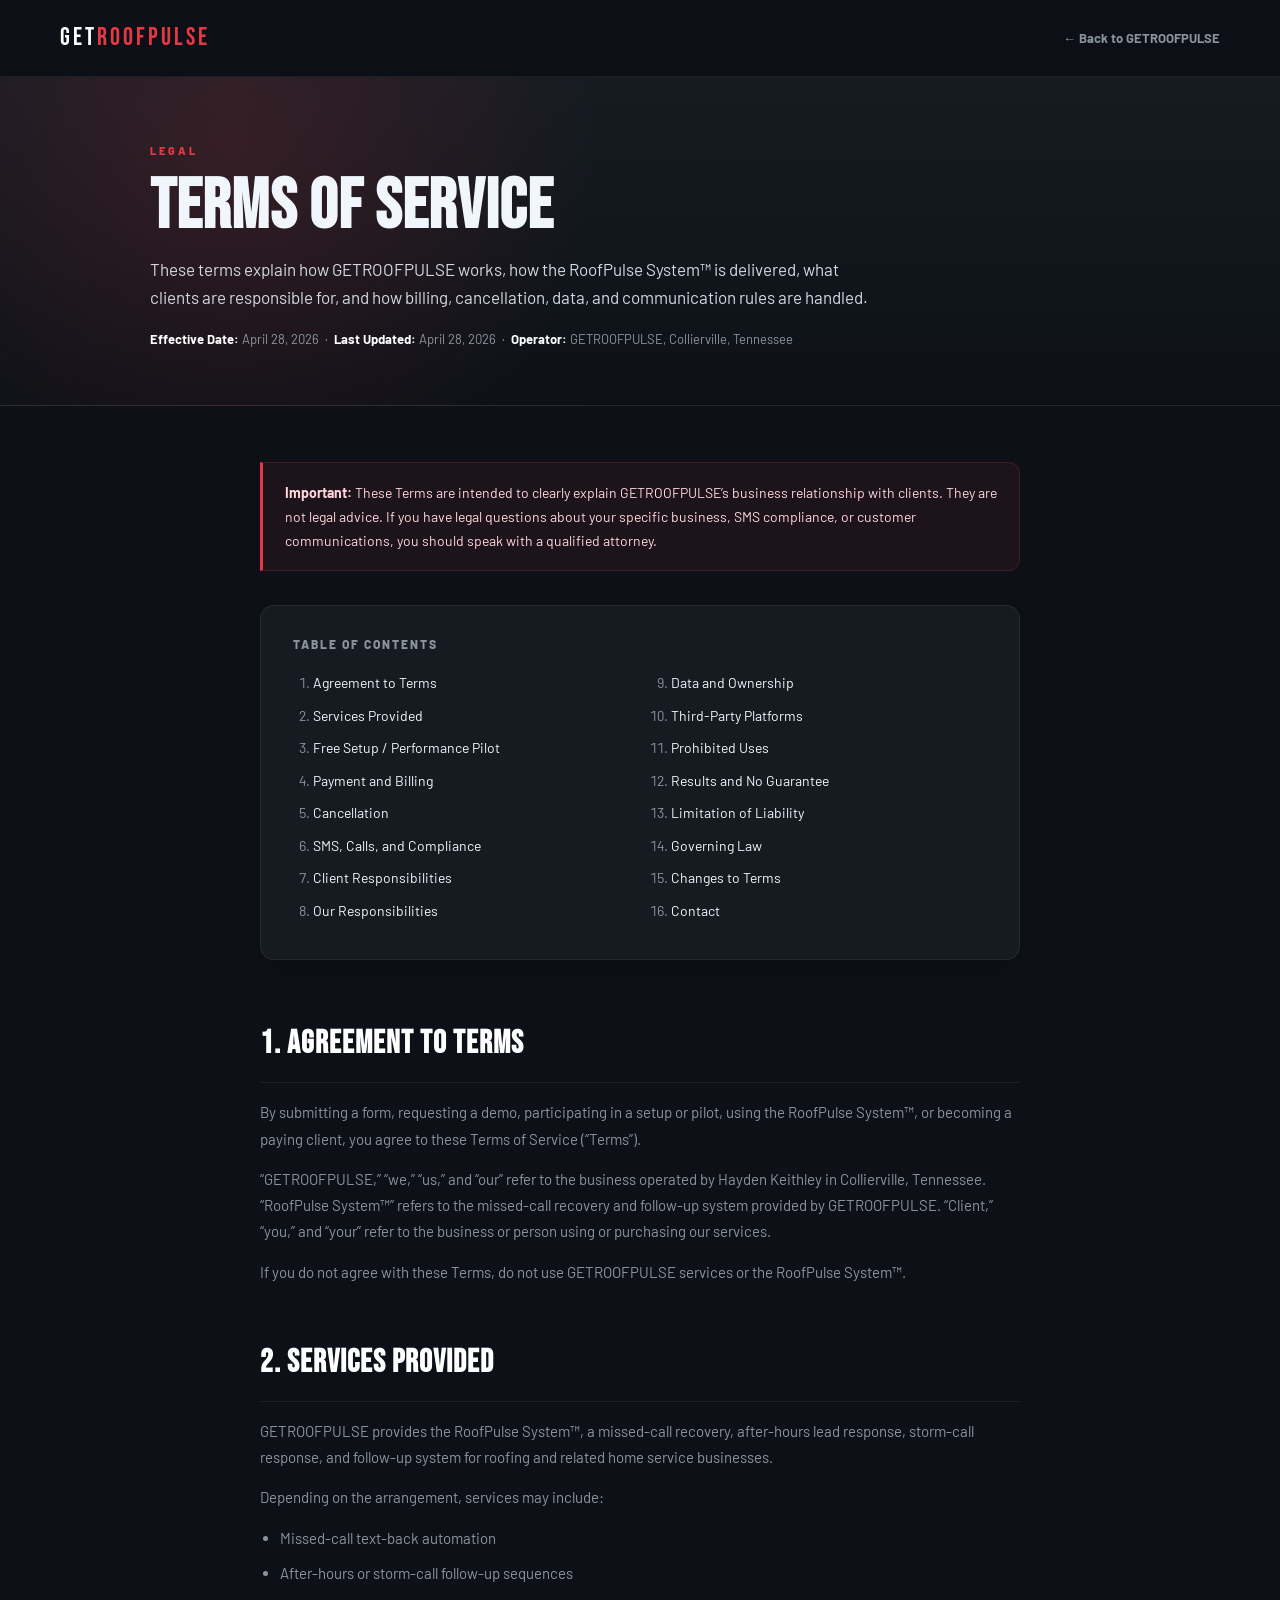
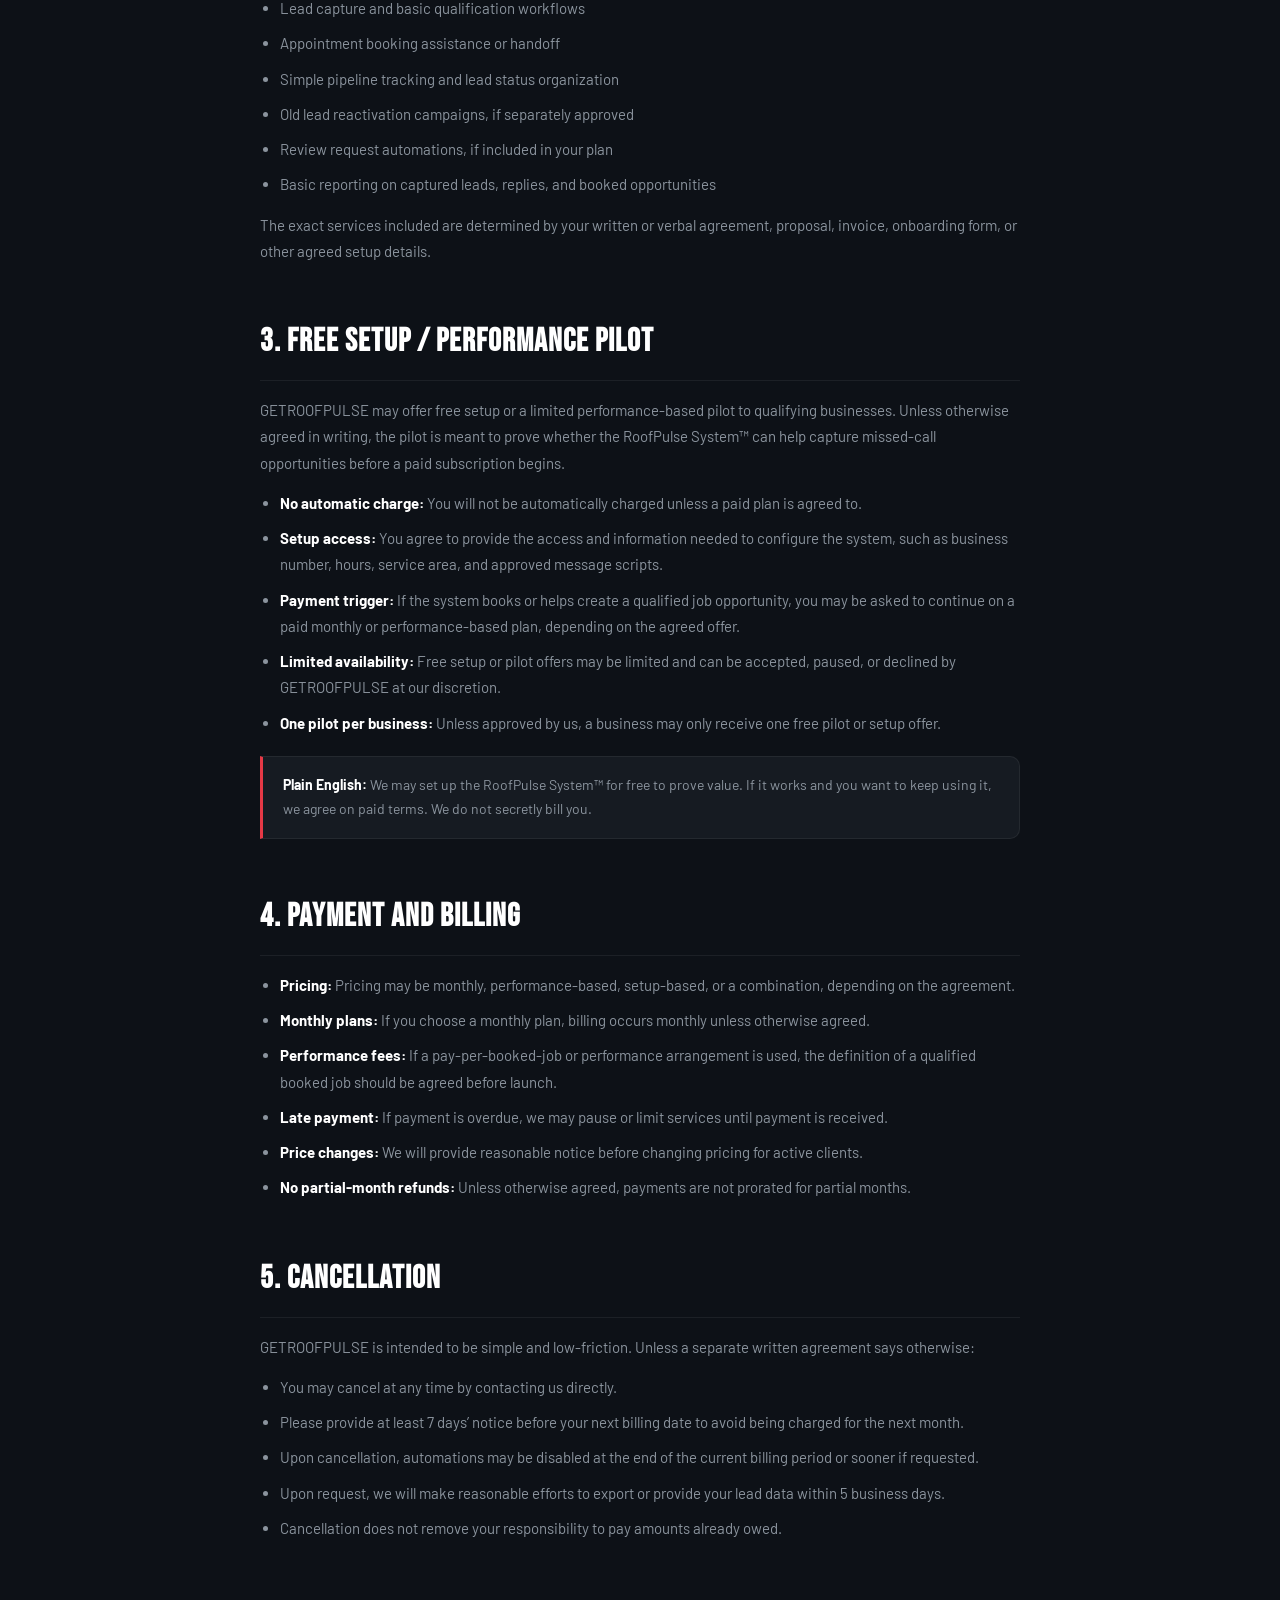
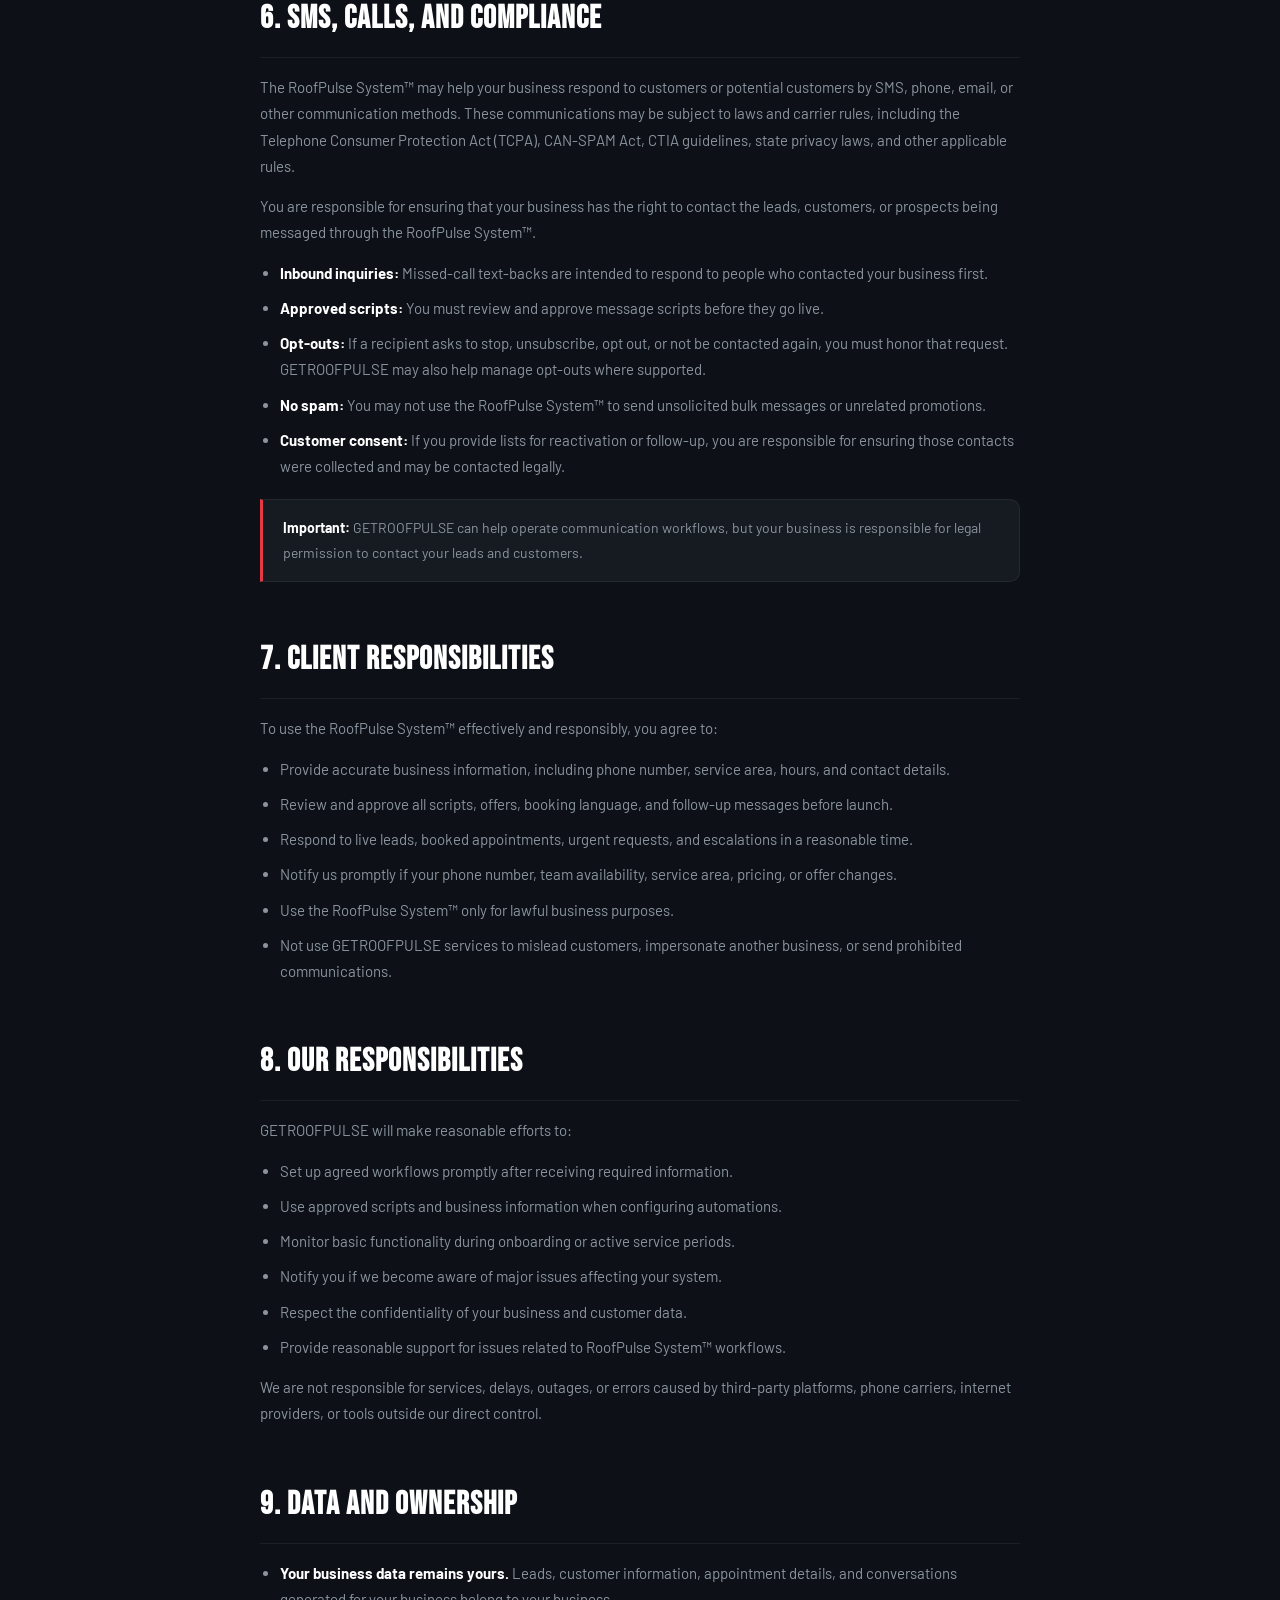
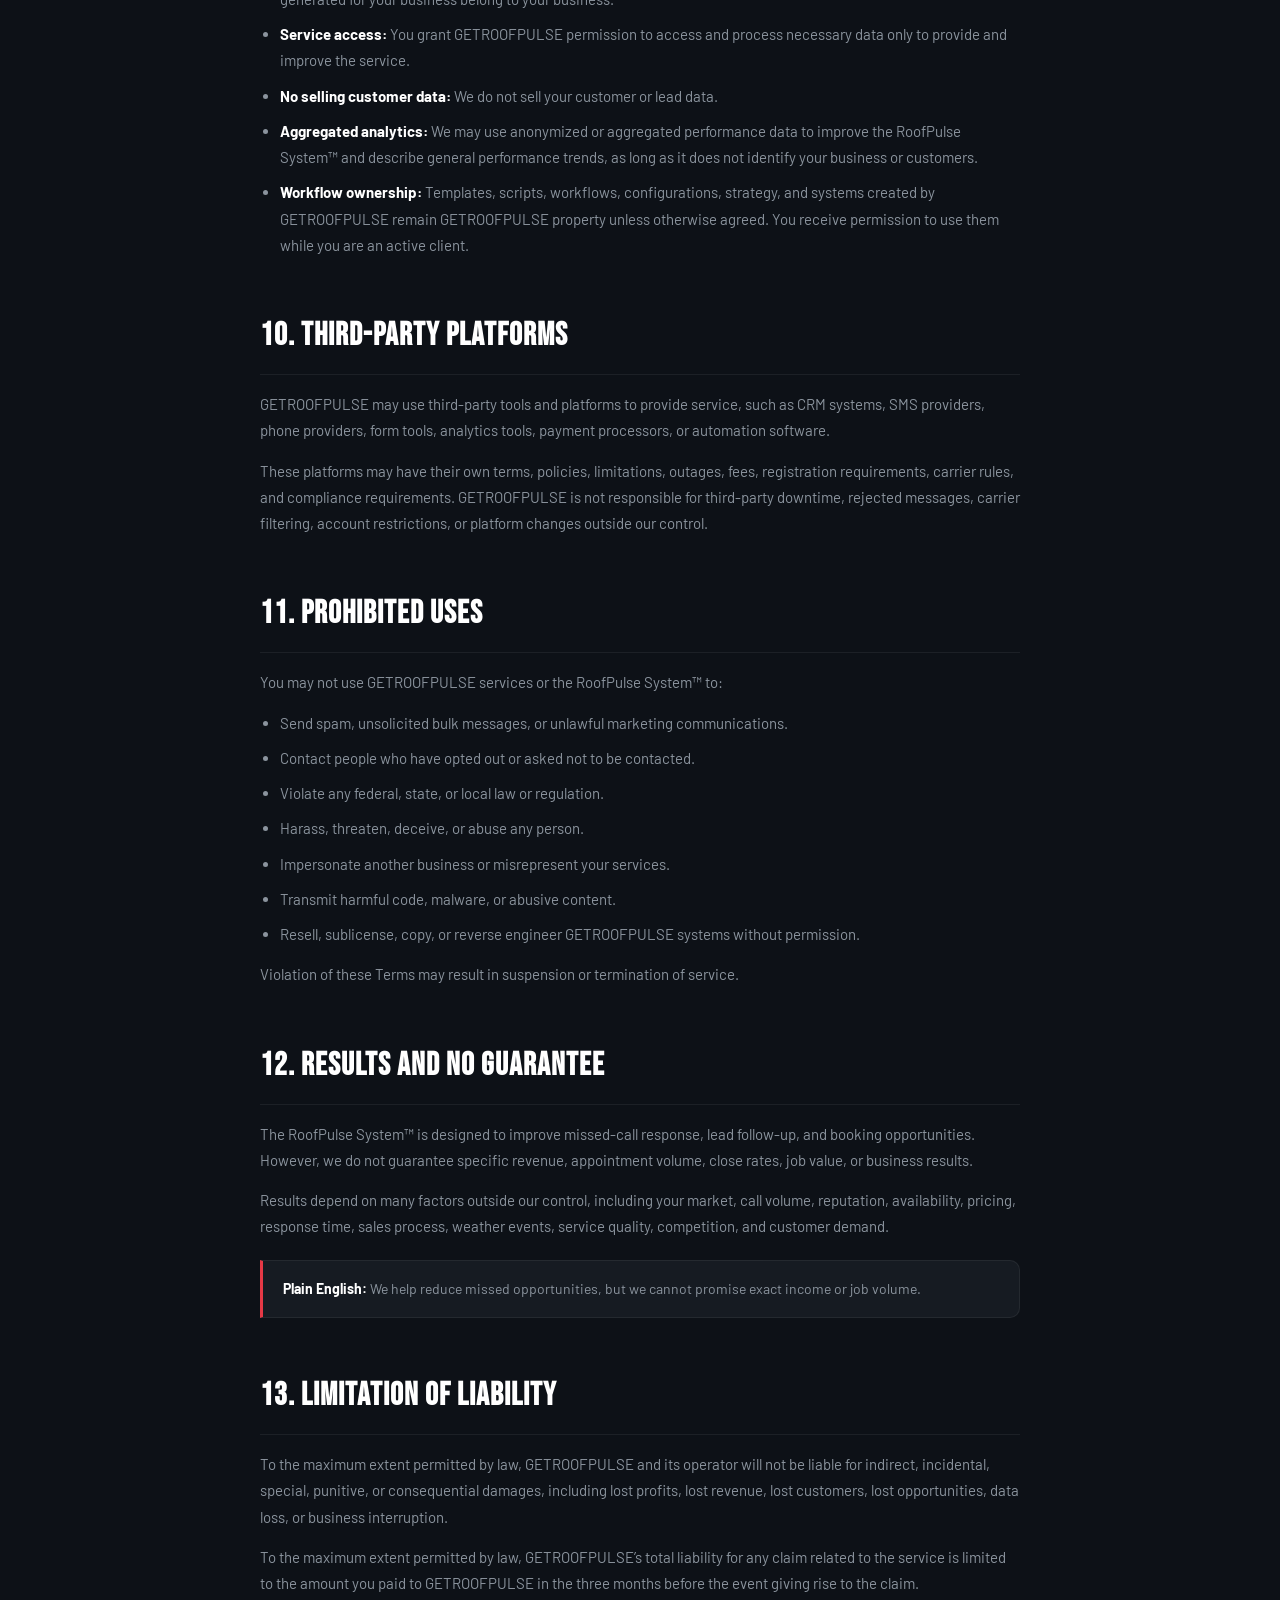
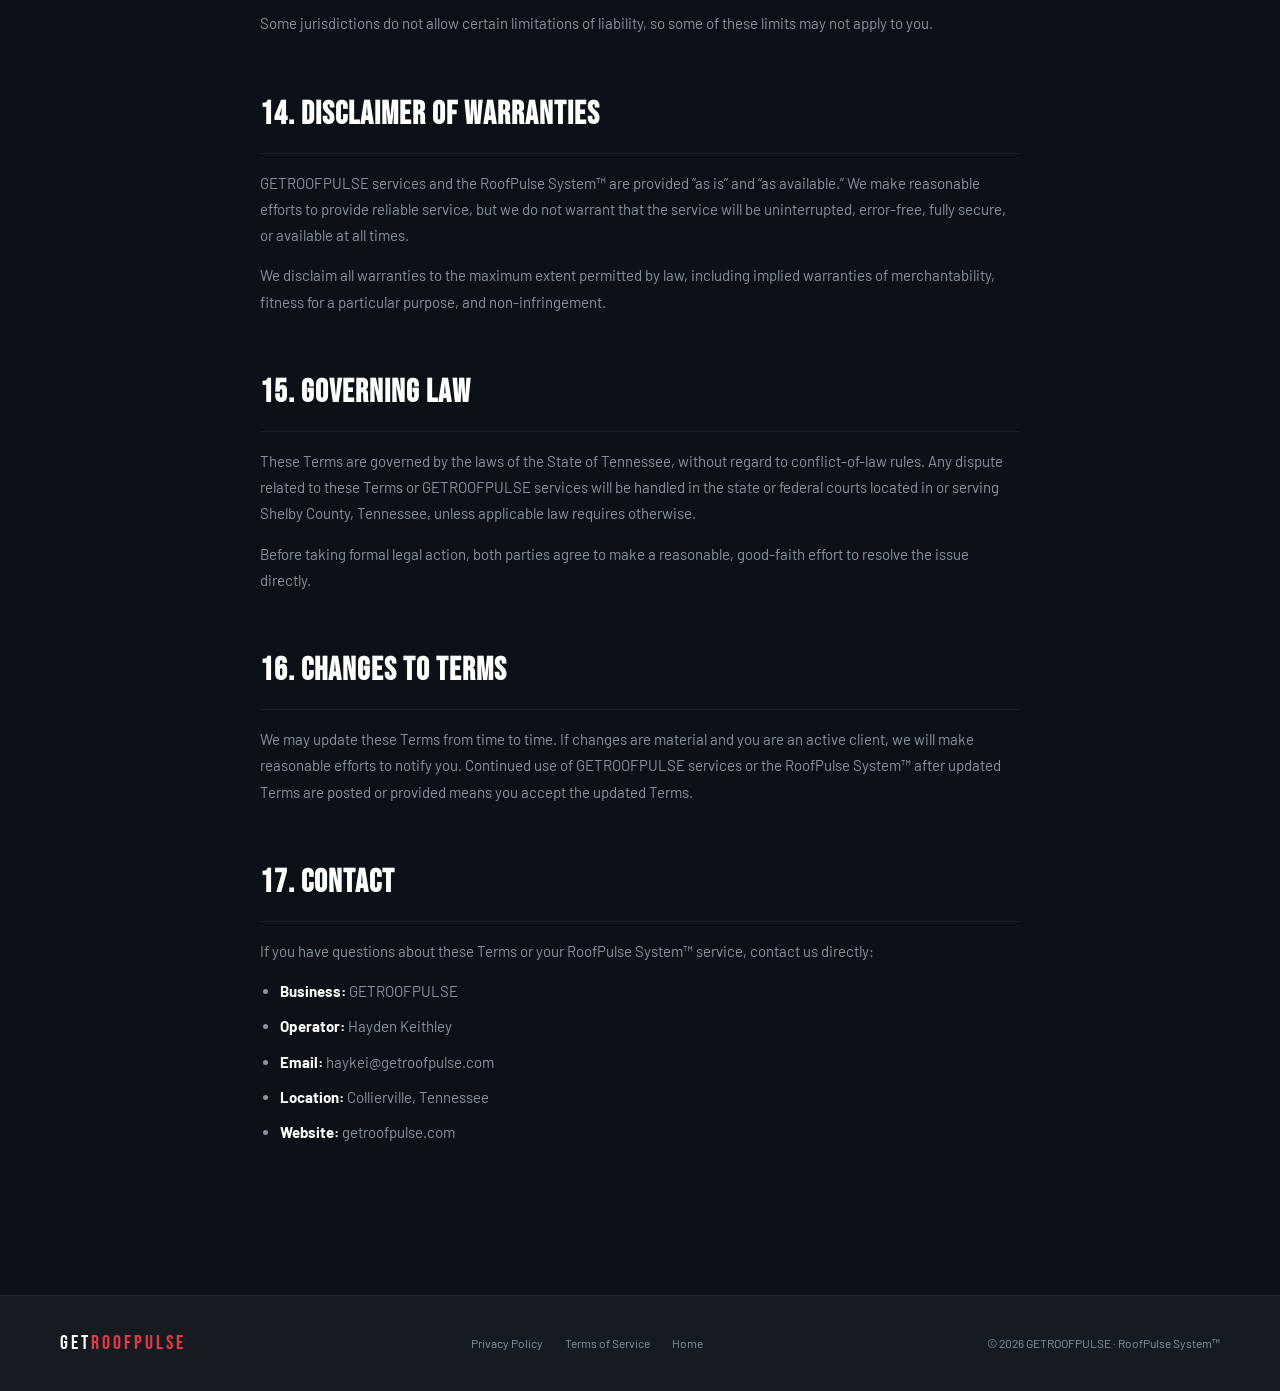
<file: terms.html>
<!DOCTYPE html>
<html lang="en">
<head>
  <!-- Google tag (gtag.js) -->
  <script async src="https://www.googletagmanager.com/gtag/js?id=G-9MV7HEE0MQ"></script>
  <script>
    window.dataLayer = window.dataLayer || [];
    function gtag(){dataLayer.push(arguments);}
    gtag('js', new Date());
    gtag('config', 'G-9MV7HEE0MQ');
  </script>

  <meta charset="UTF-8">
  <meta name="viewport" content="width=device-width, initial-scale=1.0">
  <title>GETROOFPULSE — Terms of Service</title>
  <meta name="description" content="GETROOFPULSE Terms of Service for the RoofPulse System™, including missed-call recovery, storm call response, and after-hours lead follow-up services for roofing companies.">
  <link rel="preconnect" href="https://fonts.googleapis.com">
  <link href="https://fonts.googleapis.com/css2?family=Bebas+Neue&family=Barlow:wght@400;600;700&display=swap" rel="stylesheet">
  <link rel="icon" type="image/png" sizes="32x32" href="/static/roofpulse_icon_premium.png">
  <link rel="apple-touch-icon" href="/static/roofpulse_icon_premium.png">
  <meta name="theme-color" content="#0D1117">

  <style>
    :root {
      --red: #E63946;
      --red-dark: #c1121f;
      --dark: #0D1117;
      --dark-2: #161B22;
      --dark-3: #1E2530;
      --white: #FFFFFF;
      --gray: #8B949E;
      --light: #F0F6FC;
      --border: #ffffff10;
    }

    * { margin: 0; padding: 0; box-sizing: border-box; }
    html { scroll-behavior: smooth; }
    body {
      font-family: 'Barlow', sans-serif;
      background: var(--dark);
      color: var(--light);
      line-height: 1.75;
    }
    a { color: inherit; }

    nav {
      position: sticky;
      top: 0;
      z-index: 100;
      background: rgba(13,17,23,.9);
      backdrop-filter: blur(10px);
      border-bottom: 1px solid var(--border);
      padding: 16px 60px;
      display: flex;
      align-items: center;
      justify-content: space-between;
    }

    .nav-logo {
      font-family: 'Bebas Neue', sans-serif;
      font-size: 25px;
      letter-spacing: 3px;
      text-decoration: none;
      color: var(--white);
    }
    .nav-logo span { color: var(--red); }
    .nav-back {
      font-size: 13px;
      color: var(--gray);
      text-decoration: none;
      font-weight: 700;
      transition: color .2s;
    }
    .nav-back:hover { color: var(--white); }

    .hero {
      background:
        radial-gradient(circle at 18% 20%, rgba(230,57,70,.16), transparent 34%),
        linear-gradient(180deg, #161B22 0%, #0D1117 100%);
      border-bottom: 1px solid var(--border);
      padding: 64px 60px 54px;
    }

    .hero-inner { max-width: 980px; margin: 0 auto; }
    .hero-label {
      font-size: 11px;
      font-weight: 800;
      letter-spacing: 3px;
      text-transform: uppercase;
      color: var(--red);
      margin-bottom: 14px;
    }
    .hero h1 {
      font-family: 'Bebas Neue', sans-serif;
      font-size: clamp(46px, 6vw, 70px);
      line-height: .95;
      letter-spacing: 1px;
      margin-bottom: 14px;
    }
    .hero-sub {
      max-width: 740px;
      color: #d3d9e0;
      font-size: 17px;
      line-height: 1.7;
      margin-bottom: 16px;
    }
    .hero-meta { font-size: 13px; color: var(--gray); }
    .hero-meta strong { color: var(--white); }

    .content {
      max-width: 880px;
      margin: 0 auto;
      padding: 56px 60px 100px;
    }

    .notice {
      background: #E6394612;
      border: 1px solid #E6394633;
      border-left: 3px solid var(--red);
      border-radius: 0 12px 12px 0;
      padding: 18px 22px;
      margin-bottom: 34px;
      color: #ffd7db;
      font-size: 14px;
      line-height: 1.7;
    }

    .toc {
      background: var(--dark-2);
      border: 1px solid var(--border);
      border-radius: 14px;
      padding: 28px 32px;
      margin-bottom: 56px;
      box-shadow: 0 16px 40px rgba(0,0,0,.16);
    }
    .toc-title {
      font-size: 12px;
      font-weight: 800;
      letter-spacing: 2px;
      text-transform: uppercase;
      color: var(--gray);
      margin-bottom: 16px;
    }
    .toc ol { padding-left: 20px; columns: 2; column-gap: 42px; }
    .toc li { font-size: 14px; break-inside: avoid; margin-bottom: 8px; color: var(--gray); }
    .toc a { color: var(--light); text-decoration: none; }
    .toc a:hover { color: var(--red); }

    .section { margin-bottom: 50px; scroll-margin-top: 90px; }
    .section h2 {
      font-family: 'Bebas Neue', sans-serif;
      font-size: 32px;
      letter-spacing: 1px;
      color: var(--white);
      margin-bottom: 16px;
      padding-bottom: 10px;
      border-bottom: 1px solid var(--border);
    }
    .section p { font-size: 15px; color: var(--gray); margin-bottom: 14px; }
    .section p strong { color: var(--white); }
    .section ul, .section ol {
      padding-left: 20px;
      margin-bottom: 14px;
      display: flex;
      flex-direction: column;
      gap: 9px;
    }
    .section li { font-size: 15px; color: var(--gray); }
    .section li strong { color: var(--white); }

    .highlight-box {
      background: var(--dark-2);
      border: 1px solid var(--border);
      border-left: 3px solid var(--red);
      border-radius: 0 10px 10px 0;
      padding: 16px 20px;
      margin: 20px 0;
      font-size: 14px;
      color: var(--gray);
    }
    .highlight-box strong { color: var(--white); }

    footer {
      background: var(--dark-2);
      border-top: 1px solid var(--border);
      padding: 30px 60px;
      display: flex;
      align-items: center;
      justify-content: space-between;
      flex-wrap: wrap;
      gap: 14px;
    }
    .footer-logo {
      font-family: 'Bebas Neue', sans-serif;
      font-size: 20px;
      letter-spacing: 3px;
      color: var(--white);
    }
    .footer-logo span { color: var(--red); }
    .footer-links { display: flex; gap: 22px; }
    .footer-links a { font-size: 12px; color: var(--gray); text-decoration: none; }
    .footer-links a:hover { color: var(--white); }
    .footer-text { font-size: 12px; color: var(--gray); }

    @media (max-width: 768px) {
      nav { padding: 14px 22px; }
      .hero { padding: 44px 24px; }
      .content { padding: 38px 24px 80px; }
      .toc ol { columns: 1; }
      footer { padding: 28px 24px; }
    }
  </style>
</head>
<body>

<nav>
  <a href="/" class="nav-logo">GET<span>ROOFPULSE</span></a>
  <a href="/" class="nav-back">← Back to GETROOFPULSE</a>
</nav>

<header class="hero">
  <div class="hero-inner">
    <div class="hero-label">Legal</div>
    <h1>Terms of Service</h1>
    <p class="hero-sub">
      These terms explain how GETROOFPULSE works, how the RoofPulse System™ is delivered, what clients are responsible for, and how billing, cancellation, data, and communication rules are handled.
    </p>
    <p class="hero-meta">
      <strong>Effective Date:</strong> April 28, 2026 &nbsp;·&nbsp;
      <strong>Last Updated:</strong> April 28, 2026 &nbsp;·&nbsp;
      <strong>Operator:</strong> GETROOFPULSE, Collierville, Tennessee
    </p>
  </div>
</header>

<main class="content">

  <div class="notice">
    <strong>Important:</strong> These Terms are intended to clearly explain GETROOFPULSE’s business relationship with clients. They are not legal advice. If you have legal questions about your specific business, SMS compliance, or customer communications, you should speak with a qualified attorney.
  </div>

  <div class="toc">
    <div class="toc-title">Table of Contents</div>
    <ol>
      <li><a href="#agreement">Agreement to Terms</a></li>
      <li><a href="#services">Services Provided</a></li>
      <li><a href="#pilot">Free Setup / Performance Pilot</a></li>
      <li><a href="#payment">Payment and Billing</a></li>
      <li><a href="#cancellation">Cancellation</a></li>
      <li><a href="#communications">SMS, Calls, and Compliance</a></li>
      <li><a href="#client-responsibilities">Client Responsibilities</a></li>
      <li><a href="#our-responsibilities">Our Responsibilities</a></li>
      <li><a href="#data">Data and Ownership</a></li>
      <li><a href="#third-party">Third-Party Platforms</a></li>
      <li><a href="#prohibited">Prohibited Uses</a></li>
      <li><a href="#results">Results and No Guarantee</a></li>
      <li><a href="#liability">Limitation of Liability</a></li>
      <li><a href="#governing">Governing Law</a></li>
      <li><a href="#changes">Changes to Terms</a></li>
      <li><a href="#contact">Contact</a></li>
    </ol>
  </div>

  <section class="section" id="agreement">
    <h2>1. Agreement to Terms</h2>
    <p>By submitting a form, requesting a demo, participating in a setup or pilot, using the RoofPulse System™, or becoming a paying client, you agree to these Terms of Service (“Terms”).</p>
    <p>“GETROOFPULSE,” “we,” “us,” and “our” refer to the business operated by Hayden Keithley in Collierville, Tennessee. “RoofPulse System™” refers to the missed-call recovery and follow-up system provided by GETROOFPULSE. “Client,” “you,” and “your” refer to the business or person using or purchasing our services.</p>
    <p>If you do not agree with these Terms, do not use GETROOFPULSE services or the RoofPulse System™.</p>
  </section>

  <section class="section" id="services">
    <h2>2. Services Provided</h2>
    <p>GETROOFPULSE provides the RoofPulse System™, a missed-call recovery, after-hours lead response, storm-call response, and follow-up system for roofing and related home service businesses.</p>
    <p>Depending on the arrangement, services may include:</p>
    <ul>
      <li>Missed-call text-back automation</li>
      <li>After-hours or storm-call follow-up sequences</li>
      <li>Lead capture and basic qualification workflows</li>
      <li>Appointment booking assistance or handoff</li>
      <li>Simple pipeline tracking and lead status organization</li>
      <li>Old lead reactivation campaigns, if separately approved</li>
      <li>Review request automations, if included in your plan</li>
      <li>Basic reporting on captured leads, replies, and booked opportunities</li>
    </ul>
    <p>The exact services included are determined by your written or verbal agreement, proposal, invoice, onboarding form, or other agreed setup details.</p>
  </section>

  <section class="section" id="pilot">
    <h2>3. Free Setup / Performance Pilot</h2>
    <p>GETROOFPULSE may offer free setup or a limited performance-based pilot to qualifying businesses. Unless otherwise agreed in writing, the pilot is meant to prove whether the RoofPulse System™ can help capture missed-call opportunities before a paid subscription begins.</p>
    <ul>
      <li><strong>No automatic charge:</strong> You will not be automatically charged unless a paid plan is agreed to.</li>
      <li><strong>Setup access:</strong> You agree to provide the access and information needed to configure the system, such as business number, hours, service area, and approved message scripts.</li>
      <li><strong>Payment trigger:</strong> If the system books or helps create a qualified job opportunity, you may be asked to continue on a paid monthly or performance-based plan, depending on the agreed offer.</li>
      <li><strong>Limited availability:</strong> Free setup or pilot offers may be limited and can be accepted, paused, or declined by GETROOFPULSE at our discretion.</li>
      <li><strong>One pilot per business:</strong> Unless approved by us, a business may only receive one free pilot or setup offer.</li>
    </ul>
    <div class="highlight-box">
      <strong>Plain English:</strong> We may set up the RoofPulse System™ for free to prove value. If it works and you want to keep using it, we agree on paid terms. We do not secretly bill you.
    </div>
  </section>

  <section class="section" id="payment">
    <h2>4. Payment and Billing</h2>
    <ul>
      <li><strong>Pricing:</strong> Pricing may be monthly, performance-based, setup-based, or a combination, depending on the agreement.</li>
      <li><strong>Monthly plans:</strong> If you choose a monthly plan, billing occurs monthly unless otherwise agreed.</li>
      <li><strong>Performance fees:</strong> If a pay-per-booked-job or performance arrangement is used, the definition of a qualified booked job should be agreed before launch.</li>
      <li><strong>Late payment:</strong> If payment is overdue, we may pause or limit services until payment is received.</li>
      <li><strong>Price changes:</strong> We will provide reasonable notice before changing pricing for active clients.</li>
      <li><strong>No partial-month refunds:</strong> Unless otherwise agreed, payments are not prorated for partial months.</li>
    </ul>
  </section>

  <section class="section" id="cancellation">
    <h2>5. Cancellation</h2>
    <p>GETROOFPULSE is intended to be simple and low-friction. Unless a separate written agreement says otherwise:</p>
    <ul>
      <li>You may cancel at any time by contacting us directly.</li>
      <li>Please provide at least 7 days’ notice before your next billing date to avoid being charged for the next month.</li>
      <li>Upon cancellation, automations may be disabled at the end of the current billing period or sooner if requested.</li>
      <li>Upon request, we will make reasonable efforts to export or provide your lead data within 5 business days.</li>
      <li>Cancellation does not remove your responsibility to pay amounts already owed.</li>
    </ul>
  </section>

  <section class="section" id="communications">
    <h2>6. SMS, Calls, and Compliance</h2>
    <p>The RoofPulse System™ may help your business respond to customers or potential customers by SMS, phone, email, or other communication methods. These communications may be subject to laws and carrier rules, including the Telephone Consumer Protection Act (TCPA), CAN-SPAM Act, CTIA guidelines, state privacy laws, and other applicable rules.</p>
    <p>You are responsible for ensuring that your business has the right to contact the leads, customers, or prospects being messaged through the RoofPulse System™.</p>
    <ul>
      <li><strong>Inbound inquiries:</strong> Missed-call text-backs are intended to respond to people who contacted your business first.</li>
      <li><strong>Approved scripts:</strong> You must review and approve message scripts before they go live.</li>
      <li><strong>Opt-outs:</strong> If a recipient asks to stop, unsubscribe, opt out, or not be contacted again, you must honor that request. GETROOFPULSE may also help manage opt-outs where supported.</li>
      <li><strong>No spam:</strong> You may not use the RoofPulse System™ to send unsolicited bulk messages or unrelated promotions.</li>
      <li><strong>Customer consent:</strong> If you provide lists for reactivation or follow-up, you are responsible for ensuring those contacts were collected and may be contacted legally.</li>
    </ul>
    <div class="highlight-box">
      <strong>Important:</strong> GETROOFPULSE can help operate communication workflows, but your business is responsible for legal permission to contact your leads and customers.
    </div>
  </section>

  <section class="section" id="client-responsibilities">
    <h2>7. Client Responsibilities</h2>
    <p>To use the RoofPulse System™ effectively and responsibly, you agree to:</p>
    <ul>
      <li>Provide accurate business information, including phone number, service area, hours, and contact details.</li>
      <li>Review and approve all scripts, offers, booking language, and follow-up messages before launch.</li>
      <li>Respond to live leads, booked appointments, urgent requests, and escalations in a reasonable time.</li>
      <li>Notify us promptly if your phone number, team availability, service area, pricing, or offer changes.</li>
      <li>Use the RoofPulse System™ only for lawful business purposes.</li>
      <li>Not use GETROOFPULSE services to mislead customers, impersonate another business, or send prohibited communications.</li>
    </ul>
  </section>

  <section class="section" id="our-responsibilities">
    <h2>8. Our Responsibilities</h2>
    <p>GETROOFPULSE will make reasonable efforts to:</p>
    <ul>
      <li>Set up agreed workflows promptly after receiving required information.</li>
      <li>Use approved scripts and business information when configuring automations.</li>
      <li>Monitor basic functionality during onboarding or active service periods.</li>
      <li>Notify you if we become aware of major issues affecting your system.</li>
      <li>Respect the confidentiality of your business and customer data.</li>
      <li>Provide reasonable support for issues related to RoofPulse System™ workflows.</li>
    </ul>
    <p>We are not responsible for services, delays, outages, or errors caused by third-party platforms, phone carriers, internet providers, or tools outside our direct control.</p>
  </section>

  <section class="section" id="data">
    <h2>9. Data and Ownership</h2>
    <ul>
      <li><strong>Your business data remains yours.</strong> Leads, customer information, appointment details, and conversations generated for your business belong to your business.</li>
      <li><strong>Service access:</strong> You grant GETROOFPULSE permission to access and process necessary data only to provide and improve the service.</li>
      <li><strong>No selling customer data:</strong> We do not sell your customer or lead data.</li>
      <li><strong>Aggregated analytics:</strong> We may use anonymized or aggregated performance data to improve the RoofPulse System™ and describe general performance trends, as long as it does not identify your business or customers.</li>
      <li><strong>Workflow ownership:</strong> Templates, scripts, workflows, configurations, strategy, and systems created by GETROOFPULSE remain GETROOFPULSE property unless otherwise agreed. You receive permission to use them while you are an active client.</li>
    </ul>
  </section>

  <section class="section" id="third-party">
    <h2>10. Third-Party Platforms</h2>
    <p>GETROOFPULSE may use third-party tools and platforms to provide service, such as CRM systems, SMS providers, phone providers, form tools, analytics tools, payment processors, or automation software.</p>
    <p>These platforms may have their own terms, policies, limitations, outages, fees, registration requirements, carrier rules, and compliance requirements. GETROOFPULSE is not responsible for third-party downtime, rejected messages, carrier filtering, account restrictions, or platform changes outside our control.</p>
  </section>

  <section class="section" id="prohibited">
    <h2>11. Prohibited Uses</h2>
    <p>You may not use GETROOFPULSE services or the RoofPulse System™ to:</p>
    <ul>
      <li>Send spam, unsolicited bulk messages, or unlawful marketing communications.</li>
      <li>Contact people who have opted out or asked not to be contacted.</li>
      <li>Violate any federal, state, or local law or regulation.</li>
      <li>Harass, threaten, deceive, or abuse any person.</li>
      <li>Impersonate another business or misrepresent your services.</li>
      <li>Transmit harmful code, malware, or abusive content.</li>
      <li>Resell, sublicense, copy, or reverse engineer GETROOFPULSE systems without permission.</li>
    </ul>
    <p>Violation of these Terms may result in suspension or termination of service.</p>
  </section>

  <section class="section" id="results">
    <h2>12. Results and No Guarantee</h2>
    <p>The RoofPulse System™ is designed to improve missed-call response, lead follow-up, and booking opportunities. However, we do not guarantee specific revenue, appointment volume, close rates, job value, or business results.</p>
    <p>Results depend on many factors outside our control, including your market, call volume, reputation, availability, pricing, response time, sales process, weather events, service quality, competition, and customer demand.</p>
    <div class="highlight-box">
      <strong>Plain English:</strong> We help reduce missed opportunities, but we cannot promise exact income or job volume.
    </div>
  </section>

  <section class="section" id="liability">
    <h2>13. Limitation of Liability</h2>
    <p>To the maximum extent permitted by law, GETROOFPULSE and its operator will not be liable for indirect, incidental, special, punitive, or consequential damages, including lost profits, lost revenue, lost customers, lost opportunities, data loss, or business interruption.</p>
    <p>To the maximum extent permitted by law, GETROOFPULSE’s total liability for any claim related to the service is limited to the amount you paid to GETROOFPULSE in the three months before the event giving rise to the claim.</p>
    <p>Some jurisdictions do not allow certain limitations of liability, so some of these limits may not apply to you.</p>
  </section>

  <section class="section" id="disclaimer">
    <h2>14. Disclaimer of Warranties</h2>
    <p>GETROOFPULSE services and the RoofPulse System™ are provided “as is” and “as available.” We make reasonable efforts to provide reliable service, but we do not warrant that the service will be uninterrupted, error-free, fully secure, or available at all times.</p>
    <p>We disclaim all warranties to the maximum extent permitted by law, including implied warranties of merchantability, fitness for a particular purpose, and non-infringement.</p>
  </section>

  <section class="section" id="governing">
    <h2>15. Governing Law</h2>
    <p>These Terms are governed by the laws of the State of Tennessee, without regard to conflict-of-law rules. Any dispute related to these Terms or GETROOFPULSE services will be handled in the state or federal courts located in or serving Shelby County, Tennessee, unless applicable law requires otherwise.</p>
    <p>Before taking formal legal action, both parties agree to make a reasonable, good-faith effort to resolve the issue directly.</p>
  </section>

  <section class="section" id="changes">
    <h2>16. Changes to Terms</h2>
    <p>We may update these Terms from time to time. If changes are material and you are an active client, we will make reasonable efforts to notify you. Continued use of GETROOFPULSE services or the RoofPulse System™ after updated Terms are posted or provided means you accept the updated Terms.</p>
  </section>

  <section class="section" id="contact">
    <h2>17. Contact</h2>
    <p>If you have questions about these Terms or your RoofPulse System™ service, contact us directly:</p>
    <ul>
      <li><strong>Business:</strong> GETROOFPULSE</li>
      <li><strong>Operator:</strong> Hayden Keithley</li>
      <li><strong>Email:</strong> haykei@getroofpulse.com</li>
      <li><strong>Location:</strong> Collierville, Tennessee</li>
      <li><strong>Website:</strong> getroofpulse.com</li>
    </ul>
  </section>

</main>

<footer>
  <div class="footer-logo">GET<span>ROOFPULSE</span></div>
  <div class="footer-links">
    <a href="/privacy">Privacy Policy</a>
    <a href="/terms">Terms of Service</a>
    <a href="/">Home</a>
  </div>
  <div class="footer-text">© <script>document.write(new Date().getFullYear())</script> GETROOFPULSE · RoofPulse System™</div>
</footer>

</body>
</html>
</file>
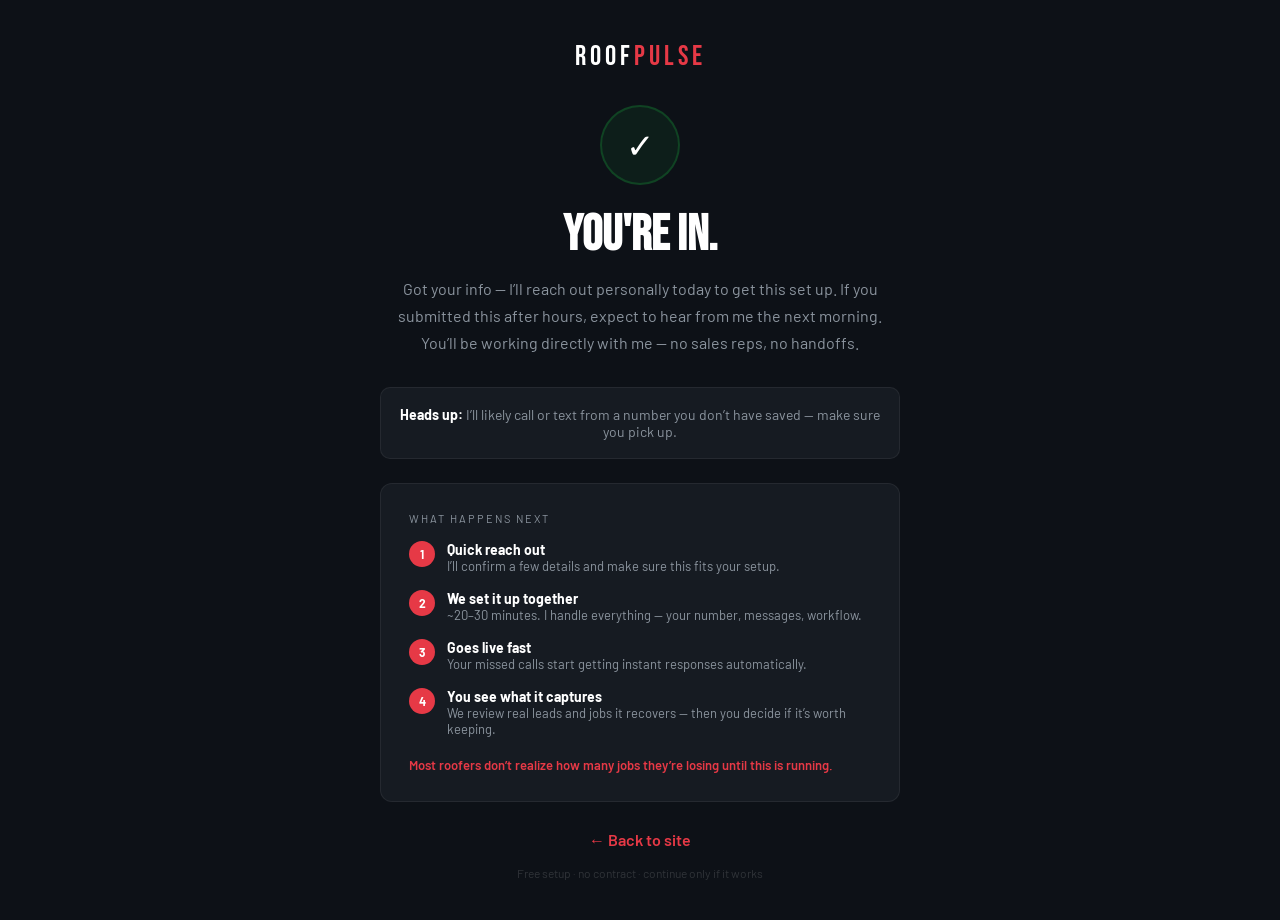
<file: thankyou.html>
<!DOCTYPE html>
<html lang="en">
<head>
<meta charset="UTF-8">
<meta name="viewport" content="width=device-width, initial-scale=1.0">
<title>RoofPulse — You're In</title>

<link href="https://fonts.googleapis.com/css2?family=Bebas+Neue&family=Barlow:wght@400;600;700&display=swap" rel="stylesheet">

<style>
* { margin:0; padding:0; box-sizing:border-box; }

body {
  font-family:'Barlow', sans-serif;
  background:#0D1117;
  color:#fff;
  display:flex;
  align-items:center;
  justify-content:center;
  min-height:100vh;
  padding:40px 20px;
  text-align:center;
}

.container { max-width:520px; width:100%; }

.logo {
  font-family:'Bebas Neue', sans-serif;
  font-size:28px;
  letter-spacing:4px;
  margin-bottom:32px;
}
.logo span { color:#E63946; }

.check {
  width:80px;
  height:80px;
  border-radius:50%;
  background:#16803420;
  border:2px solid #16803460;
  display:flex;
  align-items:center;
  justify-content:center;
  font-size:34px;
  margin:0 auto 20px;
}

h1 {
  font-family:'Bebas Neue', sans-serif;
  font-size:50px;
  margin-bottom:10px;
}

.sub {
  font-size:16px;
  color:#8B949E;
  line-height:1.7;
  margin-bottom:30px;
}

.card {
  background:#161B22;
  border:1px solid #ffffff10;
  border-radius:12px;
  padding:28px;
  text-align:left;
  margin-bottom:28px;
}

.card-label {
  font-size:11px;
  letter-spacing:2px;
  text-transform:uppercase;
  color:#8B949E;
  margin-bottom:16px;
}

.step {
  display:flex;
  gap:12px;
  margin-bottom:16px;
}
.step:last-child { margin-bottom:0; }

.num {
  background:#E63946;
  width:26px;
  height:26px;
  border-radius:50%;
  display:flex;
  align-items:center;
  justify-content:center;
  font-size:12px;
  font-weight:700;
  flex-shrink:0;
}

.step-title { font-size:14px; font-weight:700; }
.step-desc { font-size:13px; color:#8B949E; }

.warning {
  margin-top:20px;
  font-size:13px;
  color:#E63946;
  font-weight:600;
}

.answer-box {
  background:#161B22;
  border:1px solid #ffffff10;
  border-radius:10px;
  padding:18px;
  font-size:14px;
  margin-bottom:24px;
  color:#8B949E;
}

.answer-box strong { color:#fff; }

.back {
  color:#E63946;
  text-decoration:none;
  font-weight:600;
}

.fine {
  font-size:12px;
  color:#ffffff25;
  margin-top:16px;
}
</style>
</head>

<body>

<div class="container">

<div class="logo">ROOF<span>PULSE</span></div>

<div class="check">✓</div>

<h1>You're In.</h1>

<p class="sub">
  Got your info — I’ll reach out personally today to get this set up.

  If you submitted this after hours, expect to hear from me the next morning.

  You’ll be working directly with me — no sales reps, no handoffs.
</p>

<div class="answer-box">
  <strong>Heads up:</strong> I’ll likely call or text from a number you don’t have saved — make sure you pick up.
</div>

<div class="card">

<div class="card-label">What Happens Next</div>

<div class="step">
<div class="num">1</div>
<div>
<div class="step-title">Quick reach out</div>
<div class="step-desc">I’ll confirm a few details and make sure this fits your setup.</div>
</div>
</div>

<div class="step">
<div class="num">2</div>
<div>
<div class="step-title">We set it up together</div>
<div class="step-desc">~20–30 minutes. I handle everything — your number, messages, workflow.</div>
</div>
</div>

<div class="step">
<div class="num">3</div>
<div>
<div class="step-title">Goes live fast</div>
<div class="step-desc">Your missed calls start getting instant responses automatically.</div>
</div>
</div>

<div class="step">
<div class="num">4</div>
<div>
<div class="step-title">You see what it captures</div>
<div class="step-desc">We review real leads and jobs it recovers — then you decide if it’s worth keeping.</div>
</div>
</div>

<div class="warning">
  Most roofers don’t realize how many jobs they’re losing until this is running.
</div>

</div>

<a href="/" class="back">← Back to site</a>

<div class="fine">
  Free setup · no contract · continue only if it works
</div>

</div>

</body>
</html>
</file>
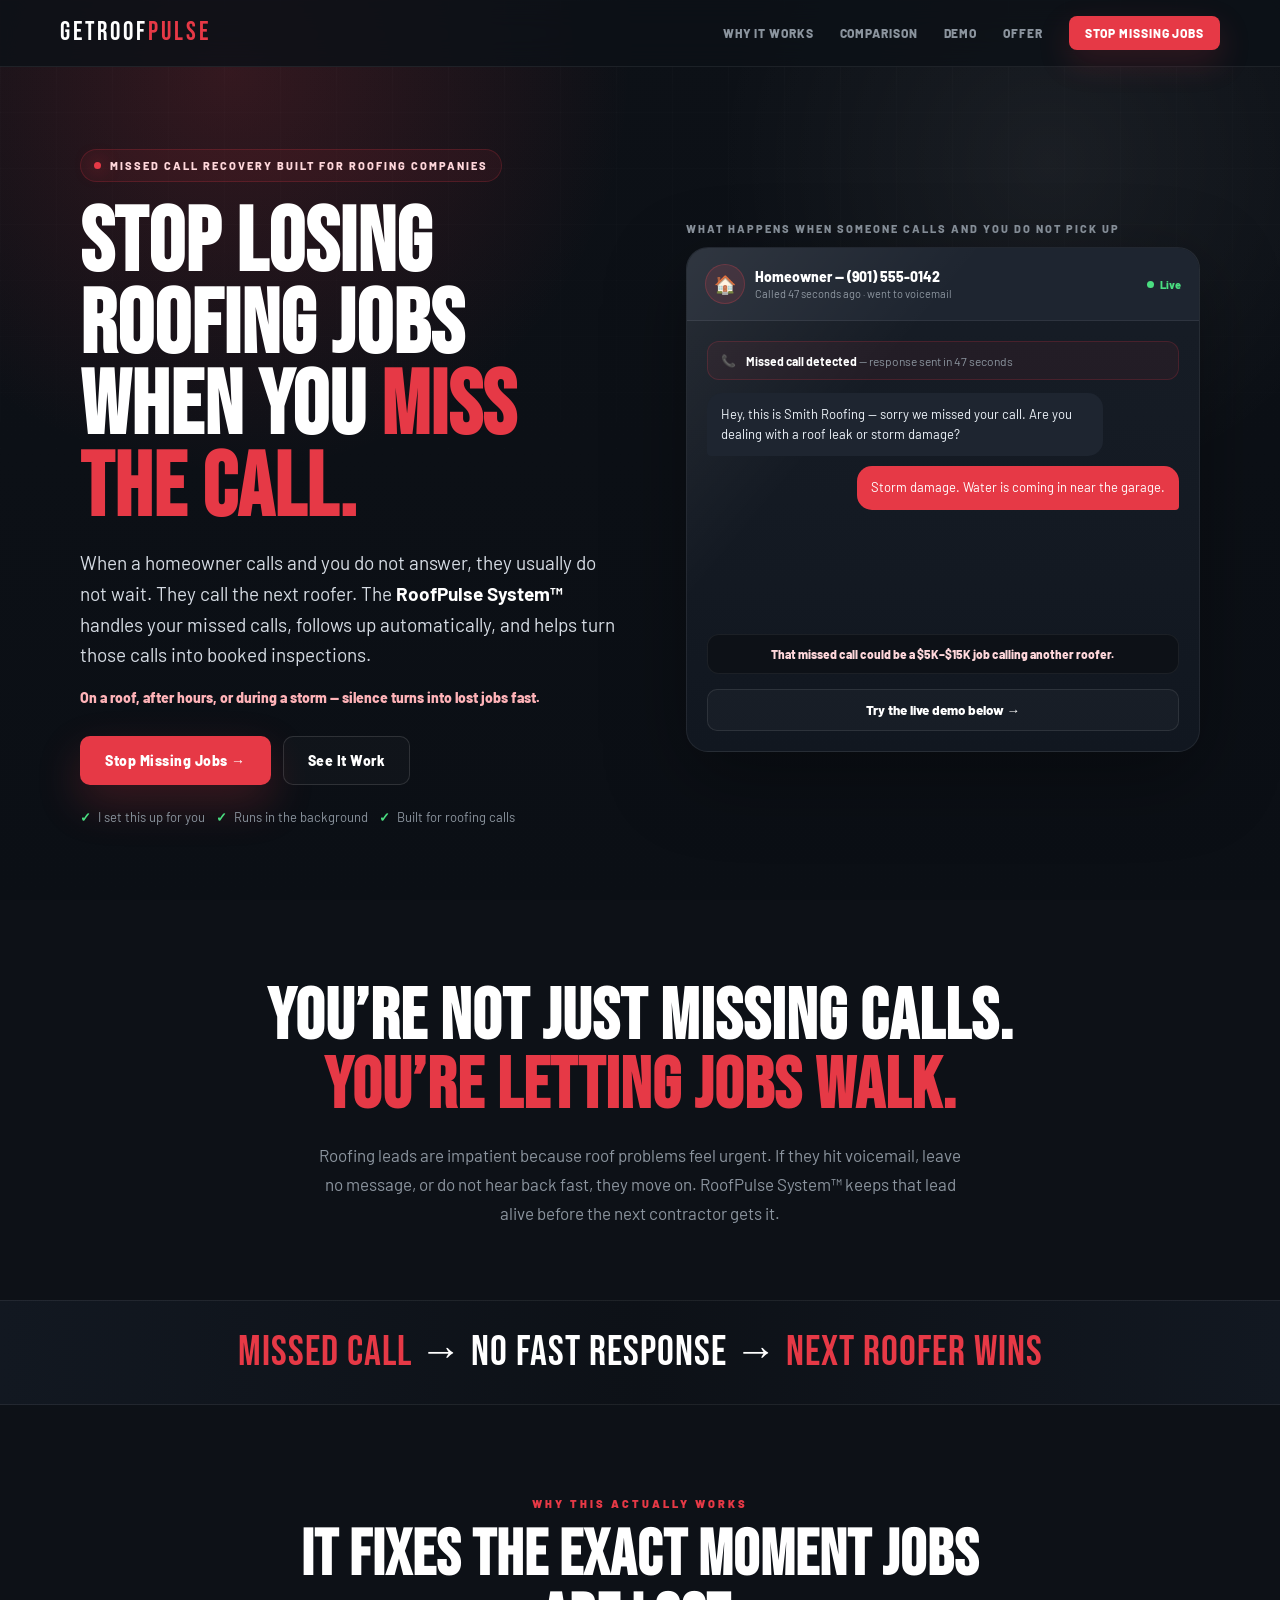
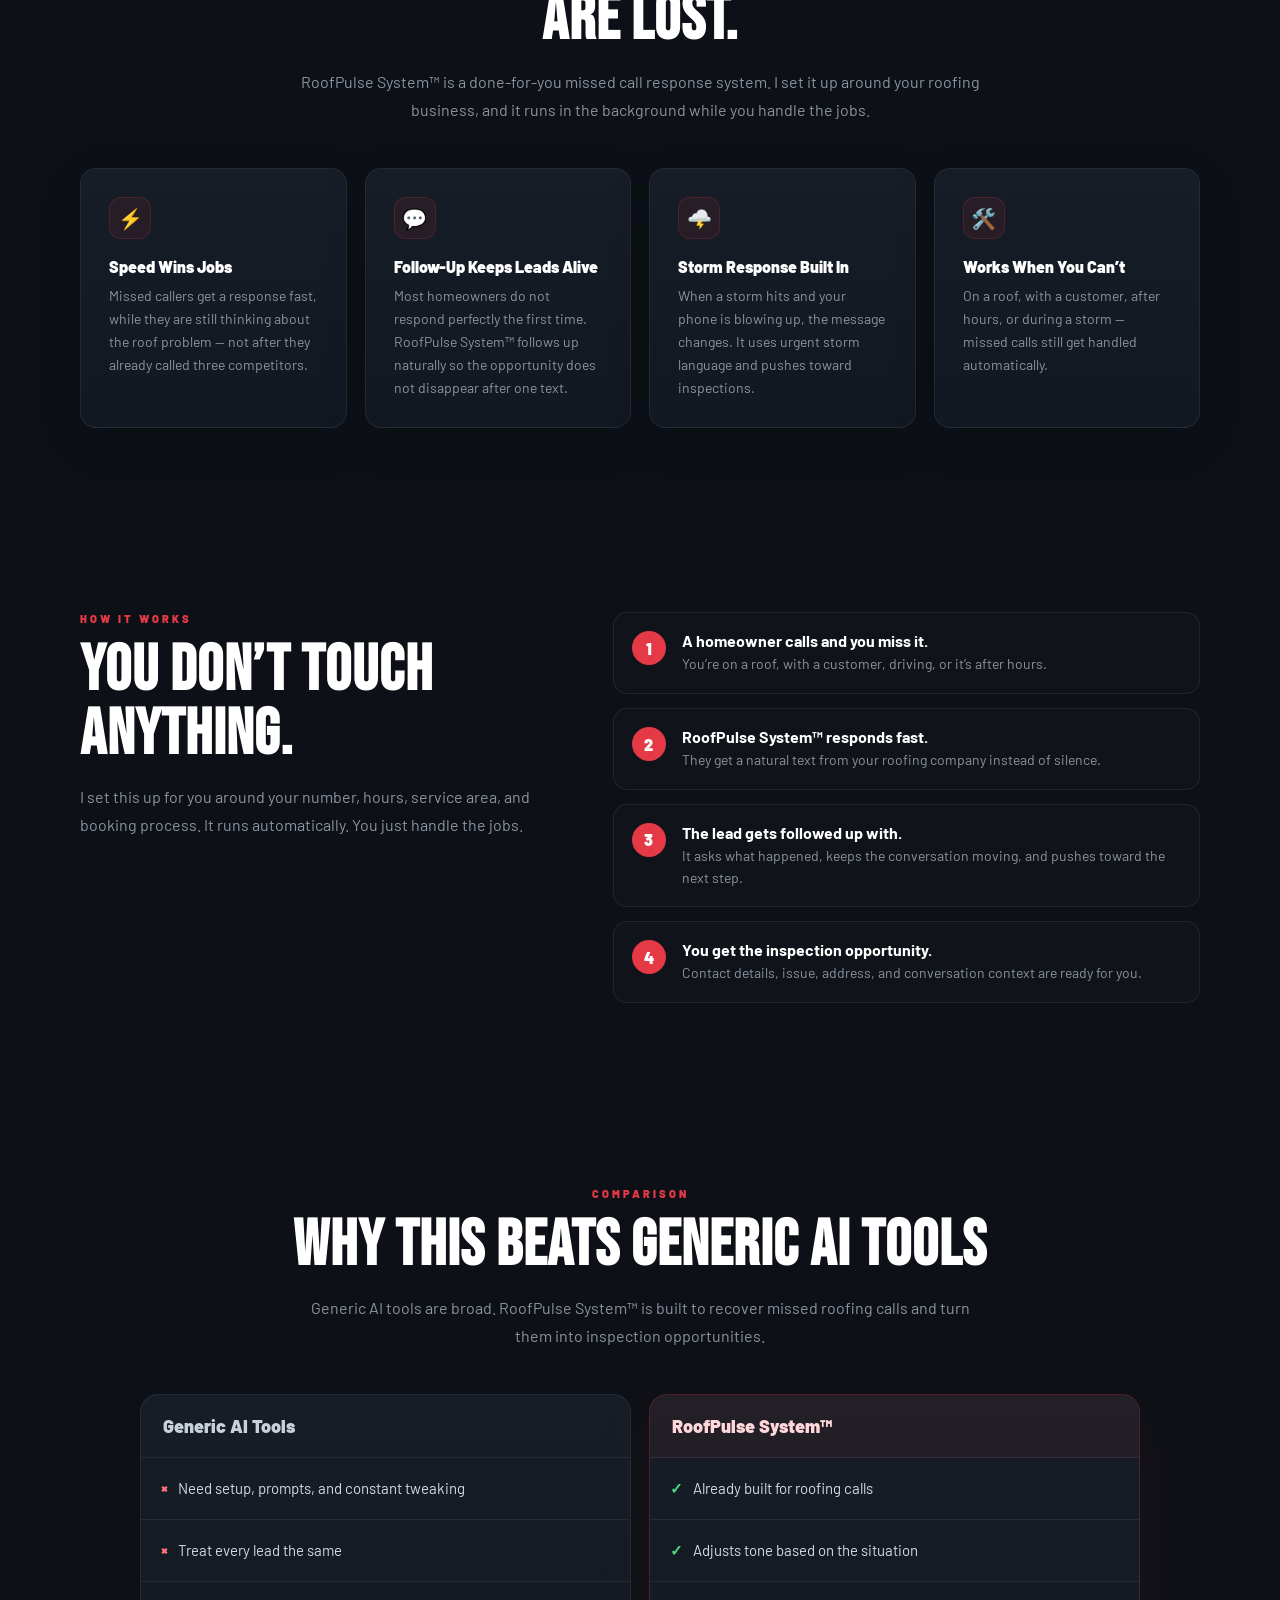
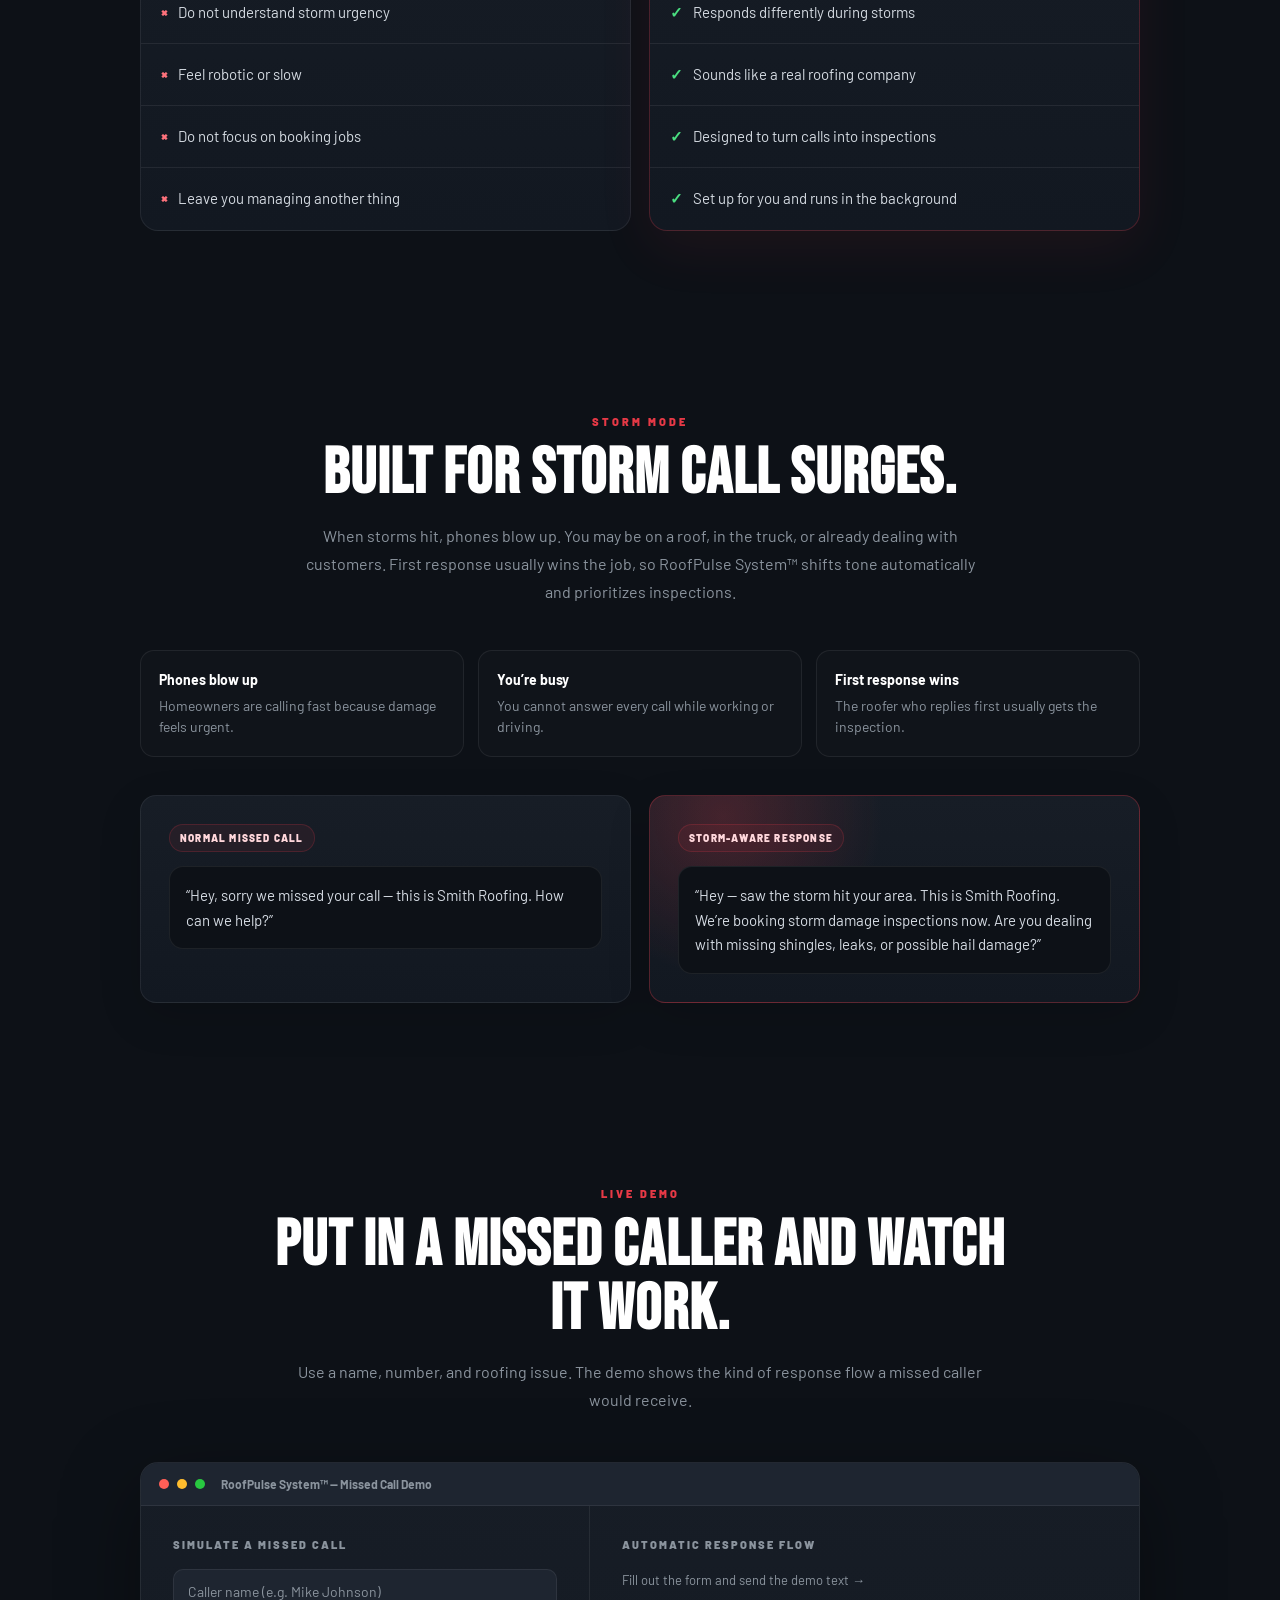
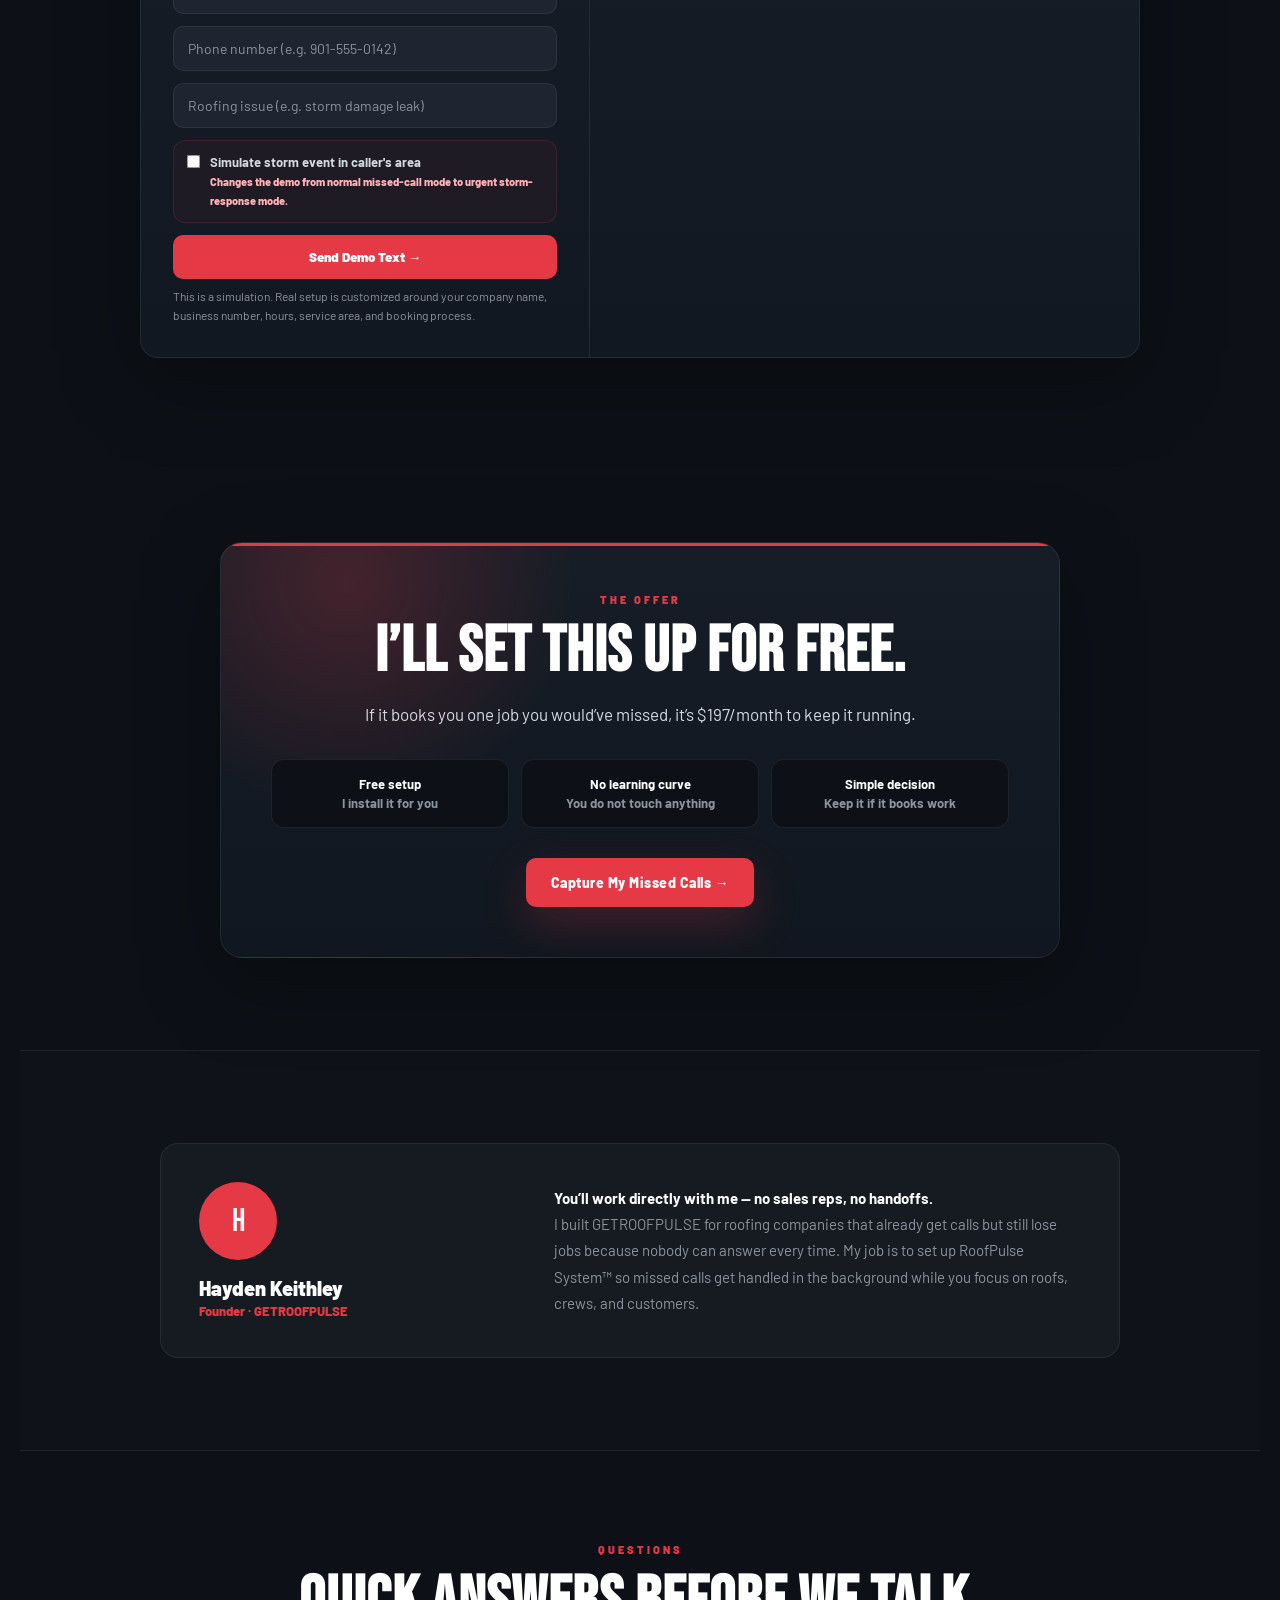
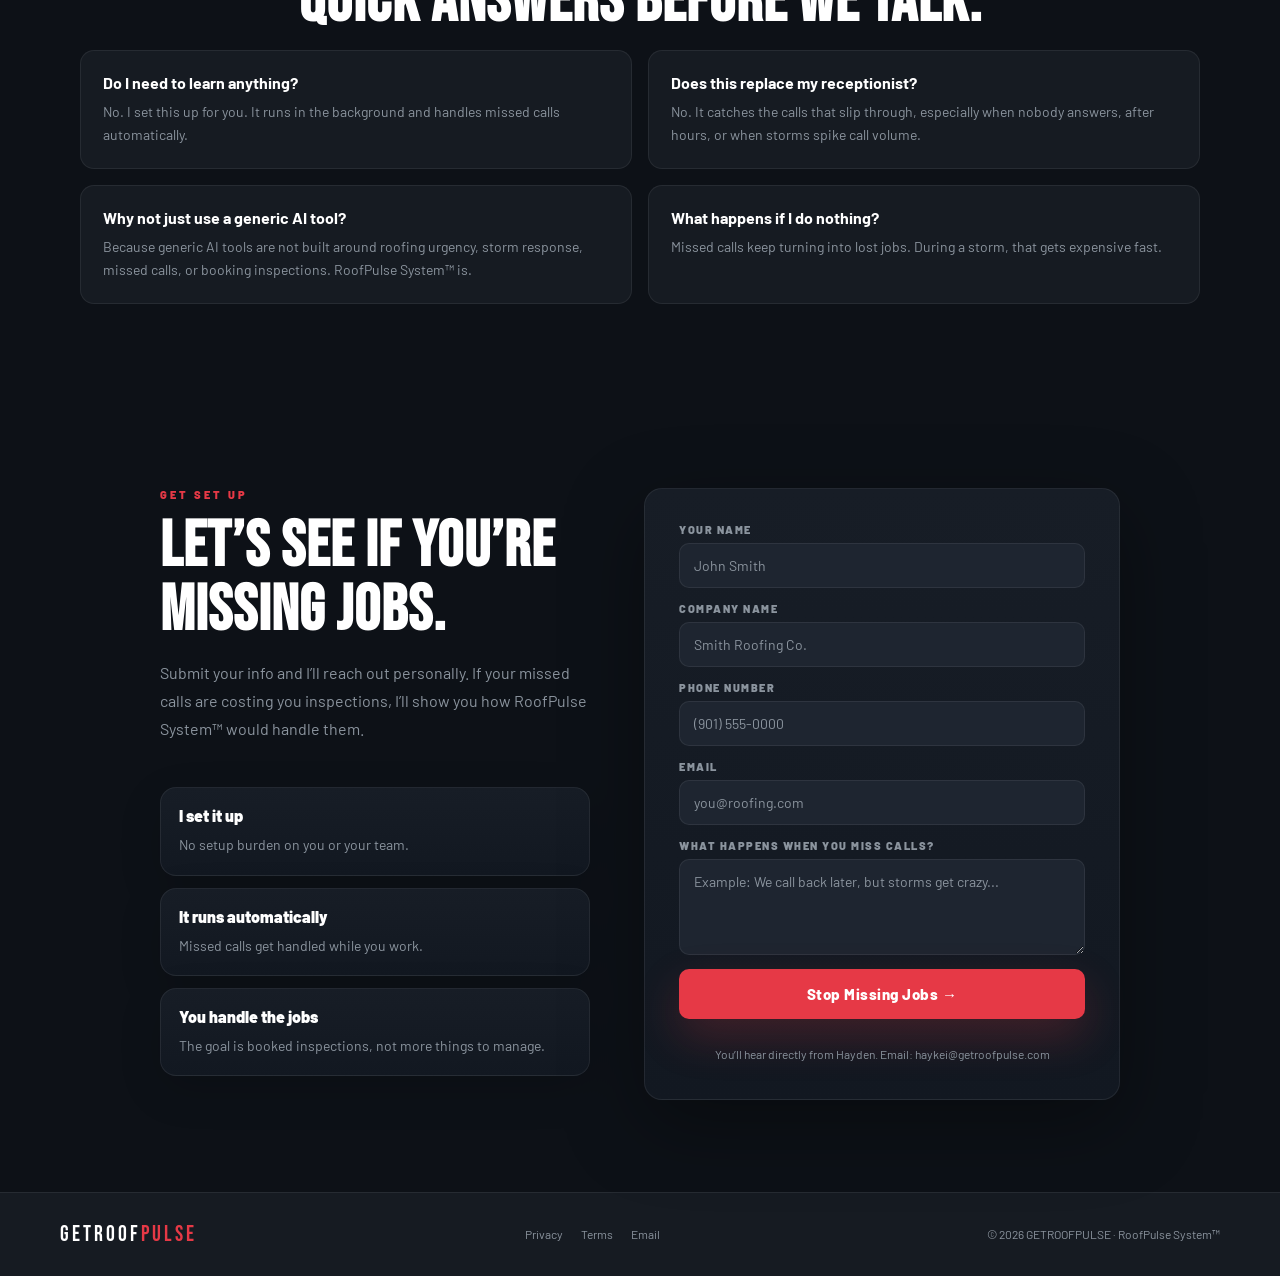
<file: templates/landing.html>
<!DOCTYPE html>
<html lang="en">
<head>
  <!-- Google tag (gtag.js) -->
  <script async src="https://www.googletagmanager.com/gtag/js?id=G-9MV7HEE0MQ"></script>
  <script>
    window.dataLayer = window.dataLayer || [];
    function gtag(){dataLayer.push(arguments);}
    gtag('js', new Date());
    gtag('config', 'G-9MV7HEE0MQ');
  </script>

  <meta charset="UTF-8" />
  <meta name="viewport" content="width=device-width, initial-scale=1.0" />
  <title>GETROOFPULSE — Stop Losing Roofing Jobs From Missed Calls</title>
  <meta name="description" content="GETROOFPULSE sets up the RoofPulse System™ for roofing companies so missed calls get fast responses, follow-up, and storm-aware inspection booking." />
  <meta name="theme-color" content="#0D1117" />
  <meta property="og:title" content="GETROOFPULSE — Stop Losing Roofing Jobs From Missed Calls" />
  <meta property="og:description" content="RoofPulse System™ handles missed calls, responds during storm surges, and helps turn missed roofing calls into booked inspections." />
  <meta property="og:type" content="website" />
  <meta property="og:url" content="https://getroofpulse.com" />
  <link rel="icon" type="image/png" sizes="32x32" href="/static/roofpulse_icon_premium.png" />
  <link rel="apple-touch-icon" href="/static/roofpulse_icon_premium.png" />
  <link rel="preconnect" href="https://fonts.googleapis.com" />
  <link rel="preconnect" href="https://fonts.gstatic.com" crossorigin />
  <link href="https://fonts.googleapis.com/css2?family=Bebas+Neue&family=Barlow:ital,wght@0,400;0,600;0,700;0,800;1,400&display=swap" rel="stylesheet" />

  <script type="application/ld+json">
  {"@context":"https://schema.org","@type":"Organization","name":"GETROOFPULSE","url":"https://getroofpulse.com","email":"haykei@getroofpulse.com","brand":{"@type":"Brand","name":"RoofPulse System™"},"description":"GETROOFPULSE sets up the RoofPulse System™ for roofing companies to recover missed calls and book more inspections."}
  </script>

  <style>
    :root{--red:#E63946;--red-dark:#c1121f;--dark:#0D1117;--dark-2:#161B22;--dark-3:#1E2530;--white:#fff;--gray:#8B949E;--light:#F0F6FC;--border:#ffffff12;--green:#4ade80;--shadow:0 24px 80px rgba(0,0,0,.35)}
    *{margin:0;padding:0;box-sizing:border-box}html{scroll-behavior:smooth}body{font-family:'Barlow',sans-serif;background:var(--dark);color:var(--white);overflow-x:hidden}a{color:inherit;text-decoration:none}
    .page-bg{position:fixed;inset:0;pointer-events:none;background:radial-gradient(circle at 18% 8%,rgba(230,57,70,.18),transparent 30%),radial-gradient(circle at 82% 18%,rgba(255,255,255,.06),transparent 26%),linear-gradient(180deg,#0D1117 0%,#0b0f15 100%);z-index:-3}.grid-bg{position:fixed;inset:0;pointer-events:none;background-image:linear-gradient(#ffffff05 1px,transparent 1px),linear-gradient(90deg,#ffffff05 1px,transparent 1px);background-size:56px 56px;mask-image:linear-gradient(to bottom,rgba(0,0,0,.8),transparent 75%);z-index:-2}
    nav{position:sticky;top:0;z-index:100;padding:16px 60px;background:rgba(13,17,23,.84);backdrop-filter:blur(14px);border-bottom:1px solid var(--border);display:flex;align-items:center;justify-content:space-between}.nav-logo{font-family:'Bebas Neue',sans-serif;letter-spacing:3px;font-size:26px;line-height:1}.nav-logo span{color:var(--red)}.nav-links{display:flex;align-items:center;gap:26px}.nav-links a{color:var(--gray);font-size:12px;font-weight:800;letter-spacing:.9px;text-transform:uppercase;transition:.2s}.nav-links a:hover{color:var(--white)}.nav-cta{background:var(--red);color:var(--white)!important;padding:10px 16px;border-radius:8px;box-shadow:0 12px 32px rgba(230,57,70,.18)}.nav-cta:hover{background:var(--red-dark)}
    .hero{max-width:1240px;margin:0 auto;padding:82px 60px 68px;display:grid;grid-template-columns:1.02fr .98fr;gap:70px;align-items:center;min-height:calc(100vh - 74px)}.eyebrow{display:inline-flex;align-items:center;gap:9px;color:#ffd7db;background:#E6394612;border:1px solid #E6394634;border-radius:999px;padding:9px 13px;font-size:11px;font-weight:800;letter-spacing:2px;text-transform:uppercase;margin-bottom:22px}.eyebrow:before{content:'';width:7px;height:7px;background:var(--red);border-radius:50%;box-shadow:0 0 18px rgba(230,57,70,.9)}h1{font-family:'Bebas Neue',sans-serif;font-size:clamp(52px,7vw,92px);line-height:.91;letter-spacing:1px;margin-bottom:18px;max-width:790px}h1 .accent{color:var(--red)}.hero-sub{max-width:660px;font-size:19px;line-height:1.62;color:#d5dbe3;margin-bottom:18px}.hero-sub strong{color:var(--white)}.loss-line{color:#ffb3b8;font-size:14px;font-weight:800;margin-bottom:30px}.hero-actions{display:flex;flex-wrap:wrap;gap:12px;margin-bottom:24px}.btn-primary,.btn-ghost{display:inline-flex;align-items:center;justify-content:center;border-radius:10px;padding:15px 24px;font-weight:800;font-size:14px;letter-spacing:.5px;transition:.2s;cursor:pointer}.btn-primary{background:var(--red);color:var(--white);border:1px solid transparent;box-shadow:0 18px 44px rgba(230,57,70,.22)}.btn-primary:hover{background:var(--red-dark);transform:translateY(-1px)}.btn-ghost{background:#ffffff06;color:var(--white);border:1px solid #ffffff20}.btn-ghost:hover{background:#ffffff0a;border-color:#ffffff44;transform:translateY(-1px)}.proof-line{display:flex;flex-wrap:wrap;gap:11px;color:var(--gray);font-size:13px;max-width:700px}.proof-item{display:inline-flex;align-items:center;gap:7px}.proof-item:before{content:'✓';color:var(--green);font-weight:900}
    .demo-card-label{color:var(--gray);font-size:11px;font-weight:800;letter-spacing:2px;text-transform:uppercase;margin-bottom:12px}.phone-mockup{position:relative;background:linear-gradient(180deg,#171d26 0%,#111720 100%);border:1px solid var(--border);border-radius:22px;overflow:hidden;box-shadow:var(--shadow)}.phone-mockup:after{content:'';position:absolute;inset:0;pointer-events:none;background:linear-gradient(130deg,rgba(255,255,255,.08),transparent 32%)}.phone-header{background:var(--dark-3);padding:16px 18px;display:flex;align-items:center;gap:10px;border-bottom:1px solid var(--border)}.phone-avatar{width:40px;height:40px;border-radius:50%;display:flex;align-items:center;justify-content:center;background:#E6394620;border:1px solid #E6394640;font-size:18px;flex-shrink:0}.phone-name{font-weight:800;font-size:14px}.phone-sub{color:var(--gray);font-size:11px;margin-top:2px}.phone-status{margin-left:auto;color:var(--green);font-size:11px;font-weight:800;display:flex;gap:6px;align-items:center}.status-dot{width:7px;height:7px;border-radius:50%;background:var(--green);animation:pulse 1.8s infinite}@keyframes pulse{0%,100%{opacity:1}50%{opacity:.35}}@keyframes phoneShake{0%,100%{transform:translateX(0)}18%{transform:translateX(-4px) rotate(-.35deg)}36%{transform:translateX(4px) rotate(.35deg)}54%{transform:translateX(-3px) rotate(-.25deg)}72%{transform:translateX(3px) rotate(.25deg)}}.phone-mockup.shake{animation:phoneShake .46s ease}.phone-body{padding:20px;display:flex;flex-direction:column;gap:13px;min-height:430px}.event-pill{display:flex;gap:10px;align-items:center;background:#E6394610;border:1px solid #E6394630;color:var(--gray);border-radius:12px;padding:11px 13px;font-size:12px}.event-pill strong{color:var(--white)}.message-area{display:flex;flex-direction:column;gap:10px;flex:1}.msg{max-width:84%;padding:12px 14px;border-radius:15px;font-size:13px;line-height:1.5;opacity:0;transform:translateY(8px);animation:fadeUp .34s ease forwards;position:relative;z-index:1}.msg.bot{align-self:flex-start;background:var(--dark-3);color:var(--light);border-radius:15px 15px 15px 4px}.msg.user{align-self:flex-end;background:var(--red);color:var(--white);border-radius:15px 15px 4px 15px}.typing{align-self:flex-start;width:54px;height:22px;border-radius:14px;background:var(--dark-3);display:flex;align-items:center;justify-content:center;gap:4px}.typing span{width:5px;height:5px;background:#aeb6c0;border-radius:50%;animation:blink 1.1s infinite}.typing span:nth-child(2){animation-delay:.18s}.typing span:nth-child(3){animation-delay:.36s}@keyframes blink{0%,80%,100%{opacity:.2}40%{opacity:1}}@keyframes fadeUp{to{opacity:1;transform:translateY(0)}}.money-line{background:#0D1117;border:1px solid #ffffff10;border-radius:12px;padding:12px 13px;color:#ffd7db;font-size:12px;font-weight:800;text-align:center;position:relative;z-index:1}.phone-demo-btn{margin-top:2px;width:100%;border:1px solid #ffffff18;background:#ffffff07;color:var(--white);border-radius:10px;padding:12px 14px;font-family:'Barlow',sans-serif;font-weight:800;cursor:pointer;position:relative;z-index:2;transition:.2s}.phone-demo-btn:hover{background:#ffffff0d;border-color:#ffffff32}
    .section,.demo-section,.offer-section,.faq-section,.contact-section{padding:92px 60px;max-width:1240px;margin:0 auto}.section-centered{max-width:760px;text-align:center;margin:0 auto}.section-label{color:var(--red);font-size:11px;font-weight:900;letter-spacing:3px;text-transform:uppercase;margin-bottom:14px}.section-title{font-family:'Bebas Neue',sans-serif;font-size:clamp(40px,5vw,64px);line-height:1;letter-spacing:1px;margin-bottom:16px}.section-title .accent{color:var(--red)}.section-sub{color:var(--gray);font-size:16px;line-height:1.75;max-width:690px;margin:0 auto 44px}.divider-strip{border-top:1px solid var(--border);border-bottom:1px solid var(--border);background:linear-gradient(90deg,#121821,#0D1117,#121821);padding:26px 60px;text-align:center}.divider-strip span{font-family:'Bebas Neue',sans-serif;font-size:clamp(28px,4vw,42px);letter-spacing:1px}.divider-strip strong{color:var(--red);font-weight:400}.realization{max-width:820px;margin:0 auto;padding:90px 30px 72px;text-align:center}.realization h2{font-family:'Bebas Neue',sans-serif;font-size:clamp(42px,6vw,72px);line-height:.96;letter-spacing:1px}.realization h2.accent{color:var(--red)}.realization p{color:var(--gray);font-size:17px;line-height:1.7;margin:20px auto 0;max-width:650px}.cards-grid{display:grid;grid-template-columns:repeat(auto-fit,minmax(240px,1fr));gap:18px}.card{background:linear-gradient(180deg,#171d26 0%,#121821 100%);border:1px solid var(--border);border-radius:16px;padding:28px;box-shadow:0 14px 44px rgba(0,0,0,.14)}.card-icon{width:42px;height:42px;display:flex;align-items:center;justify-content:center;background:#E6394614;border:1px solid #E6394630;border-radius:12px;margin-bottom:18px;font-size:20px}.card-title{font-size:16px;font-weight:900;margin-bottom:8px}.card p{color:var(--gray);line-height:1.65;font-size:14px}.how-wrap{display:grid;grid-template-columns:.9fr 1.1fr;gap:52px;align-items:start}.step-list{display:flex;flex-direction:column;gap:14px}.step{display:flex;gap:16px;padding:18px;border:1px solid var(--border);border-radius:14px;background:#ffffff04}.step-num{width:34px;height:34px;border-radius:50%;background:var(--red);color:var(--white);display:flex;align-items:center;justify-content:center;font-weight:900;flex-shrink:0}.step strong{display:block;margin-bottom:3px}.step p{color:var(--gray);font-size:14px;line-height:1.55}
    .comparison-section{max-width:1120px}.comparison-grid{display:grid;grid-template-columns:1fr 1fr;gap:18px;margin-top:40px}.comparison-card{background:linear-gradient(180deg,#171d26 0%,#121821 100%);border:1px solid var(--border);border-radius:18px;overflow:hidden}.comparison-card.good{border-color:#E6394642;box-shadow:0 18px 55px rgba(230,57,70,.08)}.comparison-head{padding:20px 22px;border-bottom:1px solid var(--border);font-size:18px;font-weight:900}.comparison-head.bad{color:#c8d0da}.comparison-head.good{color:#ffd7db;background:#E639460d}.comparison-list{list-style:none}.comparison-list li{min-height:62px;padding:16px 20px;border-bottom:1px solid var(--border);color:#d3d9e0;font-size:15px;line-height:1.45;display:flex;align-items:center;gap:10px}.comparison-list li:last-child{border-bottom:0}.comparison-list li:before{font-weight:900;flex-shrink:0}.comparison-card:not(.good) li:before{content:'×';color:#ff727c}.comparison-card.good li:before{content:'✓';color:var(--green)}
    .demo-section{max-width:1120px}.simulator{background:linear-gradient(180deg,#171d26 0%,#121821 100%);border:1px solid var(--border);border-radius:18px;overflow:hidden;box-shadow:var(--shadow);margin-top:48px}.sim-bar{background:var(--dark-3);padding:14px 18px;display:flex;align-items:center;gap:8px;border-bottom:1px solid var(--border)}.sim-dot{width:10px;height:10px;border-radius:50%}.sim-title{margin-left:8px;font-size:12px;color:var(--gray);font-weight:700}.sim-body{display:grid;grid-template-columns:.9fr 1.1fr;min-height:430px}.sim-left,.sim-right{padding:32px}.sim-left{border-right:1px solid var(--border)}.sim-section-label{font-size:11px;font-weight:900;letter-spacing:2px;text-transform:uppercase;color:var(--gray);margin-bottom:18px}.call-form{display:flex;flex-direction:column;gap:12px}.form-input{width:100%;background:var(--dark-3);border:1px solid var(--border);border-radius:10px;padding:13px 14px;color:var(--white);font-family:'Barlow',sans-serif;font-size:14px;outline:none;transition:.2s}.form-input:focus{border-color:var(--red);box-shadow:0 0 0 3px #E6394620}.form-input::placeholder{color:var(--gray)}.sim-btn{border:0;background:var(--red);color:var(--white);border-radius:10px;padding:14px;font-family:'Barlow',sans-serif;font-weight:900;cursor:pointer;transition:.2s}.sim-btn:hover{background:var(--red-dark)}.sim-help{color:var(--gray);font-size:12px;line-height:1.6;margin-top:8px}.message-thread{display:flex;flex-direction:column;gap:11px;max-height:360px;overflow-y:auto;padding-right:4px}.sim-meta{color:var(--gray);font-size:10px;letter-spacing:1px;text-transform:uppercase}.sim-meta.right{text-align:right}.sim-msg{max-width:86%;padding:12px 14px;border-radius:14px;font-size:13px;line-height:1.5;opacity:0;animation:fadeUp .34s ease forwards}.sim-out{align-self:flex-end;background:var(--red);color:var(--white);border-radius:14px 14px 4px 14px}.sim-in{align-self:flex-start;background:var(--dark-3);color:var(--light);border-radius:14px 14px 14px 4px}.sim-result{display:none;margin-top:16px;background:#16803415;border:1px solid #16803430;border-radius:10px;color:var(--green);padding:11px 13px;font-size:12px;font-weight:800}
    .storm-mode-section{max-width:1120px}.storm-comparison{display:grid;grid-template-columns:1fr 1fr;gap:18px;margin-top:38px}.storm-card{position:relative;overflow:hidden}.storm-card.storm{border-color:#E6394650;background:radial-gradient(circle at 15% 10%,rgba(230,57,70,.22),transparent 35%),linear-gradient(180deg,#171d26 0%,#121821 100%)}.storm-tag{display:inline-flex;align-items:center;gap:7px;color:#ffd7db;background:#E6394612;border:1px solid #E6394633;border-radius:999px;padding:7px 10px;font-size:10px;font-weight:900;letter-spacing:1.2px;text-transform:uppercase;margin-bottom:14px}.storm-message{background:#0D1117;border:1px solid #ffffff12;border-radius:14px;padding:16px;color:#d5dbe3;font-size:15px;line-height:1.65}.storm-points{display:grid;grid-template-columns:repeat(3,1fr);gap:14px;margin-top:22px}.storm-point{background:#ffffff04;border:1px solid var(--border);border-radius:14px;padding:18px;color:var(--gray);font-size:14px;line-height:1.55}.storm-point strong{display:block;color:var(--white);margin-bottom:4px}.storm-check{display:flex;align-items:flex-start;gap:10px;background:#E639460d;border:1px solid #E6394628;border-radius:12px;padding:12px 13px;color:#d3d9e0;font-size:13px;font-weight:700;line-height:1.45;cursor:pointer}.storm-check input{accent-color:var(--red);margin-top:2px;transform:scale(1.05)}.storm-note{font-size:11px;color:#ffb3b8;font-weight:800;margin-top:-4px}
    .offer-section{max-width:960px}.offer-card{background:radial-gradient(circle at 15% 10%,rgba(230,57,70,.22),transparent 28%),linear-gradient(180deg,#171d26 0%,#111720 100%);border:1px solid var(--border);border-radius:22px;padding:50px;text-align:center;box-shadow:var(--shadow);position:relative;overflow:hidden}.offer-card:before{content:'';position:absolute;top:0;left:0;right:0;height:3px;background:var(--red)}.offer-card p{color:#d3d9e0;font-size:17px;line-height:1.7;max-width:700px;margin:0 auto 24px}.offer-list{display:grid;grid-template-columns:repeat(3,1fr);gap:12px;margin:30px 0}.offer-mini{background:#0D1117;border:1px solid var(--border);border-radius:13px;padding:16px 14px;color:var(--gray);font-size:13px;font-weight:700}.offer-mini strong{color:var(--white);display:block;margin-bottom:3px}.founder-section{border-top:1px solid var(--border);border-bottom:1px solid var(--border);background:#ffffff03}.founder-card{max-width:960px;margin:0 auto;display:grid;grid-template-columns:.75fr 1.25fr;gap:38px;align-items:center;background:var(--dark-2);border:1px solid var(--border);border-radius:18px;padding:38px}.founder-initial{width:78px;height:78px;border-radius:50%;background:var(--red);display:flex;align-items:center;justify-content:center;font-family:'Bebas Neue',sans-serif;font-size:32px;margin-bottom:16px}.founder-name{font-size:20px;font-weight:900}.founder-role{color:var(--red);font-size:13px;font-weight:800;margin-top:3px}.founder-copy{color:var(--gray);line-height:1.75;font-size:15px}.founder-copy strong{color:var(--white)}.faq-grid{display:grid;grid-template-columns:repeat(2,1fr);gap:16px}.faq-item{background:var(--dark-2);border:1px solid var(--border);border-radius:14px;padding:22px}.faq-item strong{display:block;margin-bottom:8px}.faq-item p{color:var(--gray);font-size:14px;line-height:1.65}.contact-section{max-width:1080px}.contact-grid{display:grid;grid-template-columns:.95fr 1.05fr;gap:54px;align-items:start}.contact-panel{background:linear-gradient(180deg,#171d26 0%,#121821 100%);border:1px solid var(--border);border-radius:18px;padding:34px;box-shadow:var(--shadow)}.contact-form{display:flex;flex-direction:column;gap:14px}.form-group{display:flex;flex-direction:column;gap:7px}.form-label{font-size:11px;font-weight:900;letter-spacing:1.5px;text-transform:uppercase;color:var(--gray)}.fine-print{color:var(--gray);font-size:12px;line-height:1.6;text-align:center;margin-top:12px}
    footer{background:var(--dark-2);border-top:1px solid var(--border);padding:28px 60px;display:flex;justify-content:space-between;align-items:center;flex-wrap:wrap;gap:16px;color:var(--gray);font-size:12px}.footer-logo{font-family:'Bebas Neue',sans-serif;font-size:22px;letter-spacing:3px;color:var(--white)}.footer-logo span{color:var(--red)}.footer-links{display:flex;gap:18px}.footer-links a:hover{color:var(--white)}.sticky-cta{display:none;position:fixed;left:14px;right:14px;bottom:14px;z-index:130;background:var(--red);color:var(--white);border-radius:14px;padding:15px 18px;text-align:center;font-size:14px;font-weight:900;box-shadow:0 18px 46px rgba(0,0,0,.32);transition:.2s}.sticky-cta.hide-sticky{opacity:0;pointer-events:none;transform:translateY(18px)}.fade-up{opacity:0;transform:translateY(22px);transition:opacity .55s,transform .55s}.fade-up.show{opacity:1;transform:translateY(0)}
    @media(max-width:980px){.storm-comparison,.comparison-grid,.storm-points{grid-template-columns:1fr}nav{padding:15px 22px}.nav-links{display:none}.hero{grid-template-columns:1fr;padding:52px 22px 42px;gap:36px;min-height:auto}.section,.demo-section,.offer-section,.faq-section,.contact-section{padding:64px 22px}.cards-grid,.how-wrap,.sim-body,.offer-list,.founder-card,.faq-grid,.contact-grid{grid-template-columns:1fr}.sim-left{border-right:none;border-bottom:1px solid var(--border)}.offer-card{padding:34px 22px}.founder-card{padding:28px 22px}footer{padding:28px 22px 96px}.sticky-cta{display:block}body{padding-bottom:72px}}
  </style>
</head>
<body>
  <div class="page-bg"></div><div class="grid-bg"></div>
  <nav><a href="/" class="nav-logo">GETROOF<span>PULSE</span></a><div class="nav-links"><a href="#why">Why It Works</a><a href="#compare">Comparison</a><a href="#demo">Demo</a><a href="#offer">Offer</a><a href="#contact" class="nav-cta cta-watch">Stop Missing Jobs</a></div></nav>

  <section class="hero" id="top"><div class="hero-left fade-up"><div class="eyebrow">Missed Call Recovery Built for Roofing Companies</div><h1>Stop Losing Roofing Jobs When You <span class="accent">Miss the Call.</span></h1><p class="hero-sub">When a homeowner calls and you do not answer, they usually do not wait. They call the next roofer. The <strong>RoofPulse System™</strong> handles your missed calls, follows up automatically, and helps turn those calls into booked inspections.</p><div class="loss-line">On a roof, after hours, or during a storm — silence turns into lost jobs fast.</div><div class="hero-actions"><a href="#contact" class="btn-primary cta-watch">Stop Missing Jobs →</a><a href="#demo" class="btn-ghost cta-watch" id="heroDemoLink">See It Work</a></div><div class="proof-line"><span class="proof-item">I set this up for you</span><span class="proof-item">Runs in the background</span><span class="proof-item">Built for roofing calls</span></div></div><div class="hero-right fade-up"><div class="demo-card-label">What happens when someone calls and you do not pick up</div><div class="phone-mockup" id="phoneMockup"><div class="phone-header"><div class="phone-avatar">🏠</div><div><div class="phone-name">Homeowner — (901) 555-0142</div><div class="phone-sub">Called 47 seconds ago · went to voicemail</div></div><div class="phone-status"><span class="status-dot"></span> Live</div></div><div class="phone-body"><div class="event-pill"><span>📞</span><span><strong>Missed call detected</strong> — response sent in 47 seconds</span></div><div class="message-area" id="messageArea"></div><div class="money-line">That missed call could be a $5K–$15K job calling another roofer.</div><button type="button" class="phone-demo-btn" id="phoneDemoBtn">Try the live demo below →</button></div></div></div></section>

  <section class="realization fade-up"><h2>You’re Not Just Missing Calls.</h2><h2 class="accent">You’re Letting Jobs Walk.</h2><p>Roofing leads are impatient because roof problems feel urgent. If they hit voicemail, leave no message, or do not hear back fast, they move on. RoofPulse System™ keeps that lead alive before the next contractor gets it.</p></section>
  <div class="divider-strip"><span><strong>Missed Call</strong> → No Fast Response → <strong>Next Roofer Wins</strong></span></div>

  <section class="section" id="why"><div class="section-centered fade-up"><div class="section-label">Why This Actually Works</div><h2 class="section-title">It Fixes the Exact Moment Jobs Are Lost.</h2><p class="section-sub">RoofPulse System™ is a done-for-you missed call response system. I set it up around your roofing business, and it runs in the background while you handle the jobs.</p></div><div class="cards-grid"><div class="card fade-up"><div class="card-icon">⚡</div><div class="card-title">Speed Wins Jobs</div><p>Missed callers get a response fast, while they are still thinking about the roof problem — not after they already called three competitors.</p></div><div class="card fade-up"><div class="card-icon">💬</div><div class="card-title">Follow-Up Keeps Leads Alive</div><p>Most homeowners do not respond perfectly the first time. RoofPulse System™ follows up naturally so the opportunity does not disappear after one text.</p></div><div class="card fade-up"><div class="card-icon">🌩️</div><div class="card-title">Storm Response Built In</div><p>When a storm hits and your phone is blowing up, the message changes. It uses urgent storm language and pushes toward inspections.</p></div><div class="card fade-up"><div class="card-icon">🛠️</div><div class="card-title">Works When You Can’t</div><p>On a roof, with a customer, after hours, or during a storm — missed calls still get handled automatically.</p></div></div></section>

  <section class="section"><div class="how-wrap"><div class="fade-up"><div class="section-label">How It Works</div><h2 class="section-title">You Don’t Touch Anything.</h2><p class="section-sub" style="margin-left:0;text-align:left;">I set this up for you around your number, hours, service area, and booking process. It runs automatically. You just handle the jobs.</p></div><div class="step-list"><div class="step fade-up"><div class="step-num">1</div><div><strong>A homeowner calls and you miss it.</strong><p>You’re on a roof, with a customer, driving, or it’s after hours.</p></div></div><div class="step fade-up"><div class="step-num">2</div><div><strong>RoofPulse System™ responds fast.</strong><p>They get a natural text from your roofing company instead of silence.</p></div></div><div class="step fade-up"><div class="step-num">3</div><div><strong>The lead gets followed up with.</strong><p>It asks what happened, keeps the conversation moving, and pushes toward the next step.</p></div></div><div class="step fade-up"><div class="step-num">4</div><div><strong>You get the inspection opportunity.</strong><p>Contact details, issue, address, and conversation context are ready for you.</p></div></div></div></div></section>

  <section class="section comparison-section" id="compare"><div class="section-centered fade-up"><div class="section-label">Comparison</div><h2 class="section-title">Why This Beats Generic AI Tools</h2><p class="section-sub">Generic AI tools are broad. RoofPulse System™ is built to recover missed roofing calls and turn them into inspection opportunities.</p></div><div class="comparison-grid fade-up"><div class="comparison-card"><div class="comparison-head bad">Generic AI Tools</div><ul class="comparison-list"><li>Need setup, prompts, and constant tweaking</li><li>Treat every lead the same</li><li>Do not understand storm urgency</li><li>Feel robotic or slow</li><li>Do not focus on booking jobs</li><li>Leave you managing another thing</li></ul></div><div class="comparison-card good"><div class="comparison-head good">RoofPulse System™</div><ul class="comparison-list"><li>Already built for roofing calls</li><li>Adjusts tone based on the situation</li><li>Responds differently during storms</li><li>Sounds like a real roofing company</li><li>Designed to turn calls into inspections</li><li>Set up for you and runs in the background</li></ul></div></div></section>

  <section class="section storm-mode-section" id="storm-mode"><div class="section-centered fade-up"><div class="section-label">Storm Mode</div><h2 class="section-title">Built for Storm Call Surges.</h2><p class="section-sub">When storms hit, phones blow up. You may be on a roof, in the truck, or already dealing with customers. First response usually wins the job, so RoofPulse System™ shifts tone automatically and prioritizes inspections.</p></div><div class="storm-points fade-up"><div class="storm-point"><strong>Phones blow up</strong>Homeowners are calling fast because damage feels urgent.</div><div class="storm-point"><strong>You’re busy</strong>You cannot answer every call while working or driving.</div><div class="storm-point"><strong>First response wins</strong>The roofer who replies first usually gets the inspection.</div></div><div class="storm-comparison fade-up"><div class="card storm-card"><div class="storm-tag">Normal Missed Call</div><div class="storm-message">“Hey, sorry we missed your call — this is Smith Roofing. How can we help?”</div></div><div class="card storm-card storm"><div class="storm-tag">Storm-Aware Response</div><div class="storm-message">“Hey — saw the storm hit your area. This is Smith Roofing. We’re booking storm damage inspections now. Are you dealing with missing shingles, leaks, or possible hail damage?”</div></div></div></section>

  <section class="demo-section" id="demo"><div class="section-centered fade-up"><div class="section-label">Live Demo</div><h2 class="section-title">Put in a Missed Caller and Watch It Work.</h2><p class="section-sub">Use a name, number, and roofing issue. The demo shows the kind of response flow a missed caller would receive.</p></div><div class="simulator fade-up"><div class="sim-bar"><span class="sim-dot" style="background:#ff5f57"></span><span class="sim-dot" style="background:#ffbd2e"></span><span class="sim-dot" style="background:#28c840"></span><span class="sim-title">RoofPulse System™ — Missed Call Demo</span></div><div class="sim-body"><div class="sim-left"><div class="sim-section-label">Simulate a missed call</div><div class="call-form"><input class="form-input" id="sim-name" type="text" placeholder="Caller name (e.g. Mike Johnson)" autocomplete="name"/><input class="form-input" id="sim-phone" type="text" placeholder="Phone number (e.g. 901-555-0142)" autocomplete="tel"/><input class="form-input" id="sim-issue" type="text" placeholder="Roofing issue (e.g. storm damage leak)"/><label class="storm-check" for="sim-storm"><input type="checkbox" id="sim-storm" /> <span>Simulate storm event in caller's area<br><span class="storm-note">Changes the demo from normal missed-call mode to urgent storm-response mode.</span></span></label><button class="sim-btn" id="runDemoBtn" type="button" onclick="runDemo()">Send Demo Text →</button></div><div class="sim-result" id="sim-result">⚡ Demo text sent in under 60 seconds · lead captured · follow-up started</div><p class="sim-help">This is a simulation. Real setup is customized around your company name, business number, hours, service area, and booking process.</p></div><div class="sim-right"><div class="sim-section-label">Automatic response flow</div><div class="message-thread" id="sim-thread"><p style="font-size:13px;color:var(--gray);line-height:1.7;">Fill out the form and send the demo text →</p></div></div></div></div></section>

  <section class="offer-section" id="offer"><div class="offer-card fade-up"><div class="section-label">The Offer</div><h2 class="section-title">I’ll Set This Up For Free.</h2><p>If it books you one job you would’ve missed, it’s $197/month to keep it running.</p><div class="offer-list"><div class="offer-mini"><strong>Free setup</strong>I install it for you</div><div class="offer-mini"><strong>No learning curve</strong>You do not touch anything</div><div class="offer-mini"><strong>Simple decision</strong>Keep it if it books work</div></div><a href="#contact" class="btn-primary cta-watch">Capture My Missed Calls →</a></div></section>

  <section class="section founder-section" id="founder"><div class="founder-card fade-up"><div><div class="founder-initial">H</div><div class="founder-name">Hayden Keithley</div><div class="founder-role">Founder · GETROOFPULSE</div></div><div class="founder-copy"><p><strong>You’ll work directly with me — no sales reps, no handoffs.</strong></p><p>I built GETROOFPULSE for roofing companies that already get calls but still lose jobs because nobody can answer every time. My job is to set up RoofPulse System™ so missed calls get handled in the background while you focus on roofs, crews, and customers.</p></div></div></section>

  <section class="faq-section"><div class="section-centered fade-up"><div class="section-label">Questions</div><h2 class="section-title">Quick Answers Before We Talk.</h2></div><div class="faq-grid"><div class="faq-item fade-up"><strong>Do I need to learn anything?</strong><p>No. I set this up for you. It runs in the background and handles missed calls automatically.</p></div><div class="faq-item fade-up"><strong>Does this replace my receptionist?</strong><p>No. It catches the calls that slip through, especially when nobody answers, after hours, or when storms spike call volume.</p></div><div class="faq-item fade-up"><strong>Why not just use a generic AI tool?</strong><p>Because generic AI tools are not built around roofing urgency, storm response, missed calls, or booking inspections. RoofPulse System™ is.</p></div><div class="faq-item fade-up"><strong>What happens if I do nothing?</strong><p>Missed calls keep turning into lost jobs. During a storm, that gets expensive fast.</p></div></div></section>

  <section class="contact-section" id="contact"><div class="contact-grid"><div class="fade-up"><div class="section-label">Get Set Up</div><h2 class="section-title">Let’s See If You’re Missing Jobs.</h2><p class="section-sub" style="margin-left:0;text-align:left;">Submit your info and I’ll reach out personally. If your missed calls are costing you inspections, I’ll show you how RoofPulse System™ would handle them.</p><div class="cards-grid" style="grid-template-columns:1fr;gap:12px;"><div class="card" style="padding:18px;"><div class="card-title">I set it up</div><p>No setup burden on you or your team.</p></div><div class="card" style="padding:18px;"><div class="card-title">It runs automatically</div><p>Missed calls get handled while you work.</p></div><div class="card" style="padding:18px;"><div class="card-title">You handle the jobs</div><p>The goal is booked inspections, not more things to manage.</p></div></div></div><div class="contact-panel fade-up"><form class="contact-form" id="contact-form"><div class="form-group"><label class="form-label" for="contact-name">Your Name</label><input class="form-input" id="contact-name" name="name" type="text" placeholder="John Smith" required/></div><div class="form-group"><label class="form-label" for="company-name">Company Name</label><input class="form-input" id="company-name" name="company" type="text" placeholder="Smith Roofing Co."/></div><div class="form-group"><label class="form-label" for="contact-phone">Phone Number</label><input class="form-input" id="contact-phone" name="phone" type="tel" placeholder="(901) 555-0000" required/></div><div class="form-group"><label class="form-label" for="contact-email">Email</label><input class="form-input" id="contact-email" name="email" type="email" placeholder="you@roofing.com" required/></div><div class="form-group"><label class="form-label" for="contact-note">What happens when you miss calls?</label><textarea class="form-input" id="contact-note" name="message" rows="4" placeholder="Example: We call back later, but storms get crazy..."></textarea></div><button type="submit" class="btn-primary" style="width:100%;border:0;font-family:'Barlow',sans-serif;font-size:15px;padding:16px;">Stop Missing Jobs →</button><p class="fine-print">You’ll hear directly from Hayden. Email: haykei@getroofpulse.com</p></form></div></div></section>

  <footer><div class="footer-logo">GETROOF<span>PULSE</span></div><div class="footer-links"><a href="/privacy">Privacy</a><a href="/terms">Terms</a><a href="mailto:haykei@getroofpulse.com">Email</a></div><div>© <span id="yr"></span> GETROOFPULSE · RoofPulse System™</div></footer>
  <a href="#contact" class="sticky-cta cta-watch" id="stickyCta">Stop Missing Jobs →</a>

  <script>
    document.getElementById('yr').textContent=new Date().getFullYear();
    const revealObserver=new IntersectionObserver(entries=>{entries.forEach(entry=>{if(entry.isIntersecting)entry.target.classList.add('show')})},{threshold:.14});document.querySelectorAll('.fade-up').forEach(el=>revealObserver.observe(el));
    const heroMessages=[{text:"Hey, this is Smith Roofing — sorry we missed your call. Are you dealing with a roof leak or storm damage?",type:"bot"},{text:"Storm damage. Water is coming in near the garage.",type:"user"},{text:"Got it. What’s the property address? We can usually get someone out quickly for an inspection.",type:"bot"},{text:"123 Oak Ridge Dr.",type:"user"},{text:"Perfect — we’ll have someone reach out to confirm the next available inspection window. You’re not lost in voicemail anymore.",type:"bot"}];let loopTimer=null;function addHeroMessage(message){const area=document.getElementById('messageArea');const bubble=document.createElement('div');bubble.className=`msg ${message.type}`;bubble.textContent=message.text;area.appendChild(bubble);area.scrollTop=area.scrollHeight}function addTyping(){const area=document.getElementById('messageArea');const typing=document.createElement('div');typing.className='typing';typing.id='typingIndicator';typing.innerHTML='<span></span><span></span><span></span>';area.appendChild(typing);return typing}function playHeroLoop(){const area=document.getElementById('messageArea');const phone=document.getElementById('phoneMockup');if(!area||!phone)return;clearTimeout(loopTimer);area.innerHTML='';phone.classList.add('shake');setTimeout(()=>phone.classList.remove('shake'),500);let i=0;function next(){if(i>=heroMessages.length){loopTimer=setTimeout(playHeroLoop,4200);return}const typing=addTyping();loopTimer=setTimeout(()=>{typing.remove();addHeroMessage(heroMessages[i]);i++;loopTimer=setTimeout(next,i===1?850:1100)},i===0?450:650)}next()}window.addEventListener('load',playHeroLoop);
    function focusDemo(){const demo=document.getElementById('demo');const input=document.getElementById('sim-name');if(!demo||!input)return;demo.scrollIntoView({behavior:'smooth',block:'start'});setTimeout(()=>{input.focus();input.style.boxShadow='0 0 0 3px #E6394655';setTimeout(()=>input.style.boxShadow='',1200)},650)}document.getElementById('phoneDemoBtn').addEventListener('click',focusDemo);document.getElementById('heroDemoLink').addEventListener('click',e=>{e.preventDefault();focusDemo()});
    function runDemo(){
      const name=document.getElementById('sim-name').value.trim()||'Mike Johnson';
      const phone=document.getElementById('sim-phone').value.trim()||'(901) 555-0142';
      const issue=document.getElementById('sim-issue').value.trim()||'roof damage';
      const storm=document.getElementById('sim-storm')?.checked;
      const first=name.split(' ')[0]||'there';
      const thread=document.getElementById('sim-thread');
      const result=document.getElementById('sim-result');
      const btn=document.getElementById('runDemoBtn');
      thread.innerHTML=`<p style="font-size:13px;color:var(--gray);line-height:1.7;">📞 Missed call detected from ${phone}...</p>`;
      result.style.display='none';
      btn.textContent='Sending Demo Text...';
      btn.disabled=true;
      const msgs=storm?[
        {dir:'out',label:'Storm-aware response',text:`Hey ${first} — saw the storm hit your area. This is Smith Roofing. We’re booking storm damage inspections now. Are you dealing with missing shingles, leaks, or possible hail damage?`},
        {dir:'in',label:`${name} replied`,text:'Yes — shingles came off and there’s a leak near the garage.'},
        {dir:'out',label:'Urgent storm follow-up',text:'Got it. We’re prioritizing storm inspections right now. What’s the property address so we can get you on the schedule?'},
        {dir:'in',label:`${name} replied`,text:'123 Oak Ridge Dr.'},
        {dir:'out',label:'Inspection secured',text:'Perfect — we’ll have someone reach out ASAP to confirm your inspection window. You’re not stuck in voicemail anymore.'}
      ]:[
        {dir:'out',label:'Missed-call response',text:`Hey ${first}, sorry we missed your call — this is Smith Roofing. Are you dealing with ${issue}? Reply here and we’ll get you taken care of.`},
        {dir:'in',label:`${name} replied`,text:'Yes, I need someone to look at it. Can you come out this week?'},
        {dir:'out',label:'Follow-up kept the lead moving',text:'Absolutely. What’s the property address? We can check the next available inspection window for you.'},
        {dir:'in',label:`${name} replied`,text:'123 Oak Ridge Dr.'},
        {dir:'out',label:'Lead captured for the roofer',text:'Perfect — we’ll have someone reach out to confirm the inspection. You’re all set.'}
      ];
      setTimeout(()=>{
        thread.innerHTML='';
        msgs.forEach((m,i)=>{
          setTimeout(()=>{
            const lbl=document.createElement('div');
            lbl.className='sim-meta'+(m.dir==='out'?' right':'');
            lbl.textContent=m.label;
            const el=document.createElement('div');
            el.className=`sim-msg sim-${m.dir}`;
            el.textContent=m.text;
            thread.appendChild(lbl);
            thread.appendChild(el);
            thread.scrollTop=thread.scrollHeight;
            if(i===0)result.style.display='block';
            if(i===msgs.length-1){btn.textContent='Send Another Demo Text →';btn.disabled=false;}
          },i*950);
        });
      },650);
    }
    window.runDemo=runDemo;['sim-name','sim-phone','sim-issue'].forEach(id=>{document.getElementById(id).addEventListener('keydown',e=>{if(e.key==='Enter')runDemo()})});
    const sticky=document.getElementById('stickyCta');const targets=document.querySelectorAll('.cta-watch,#contact,#demo');if(sticky){const stickyObserver=new IntersectionObserver(entries=>{const visible=entries.some(entry=>entry.isIntersecting&&entry.target!==sticky);sticky.classList.toggle('hide-sticky',visible)},{threshold:.25});targets.forEach(t=>{if(t!==sticky)stickyObserver.observe(t)})}
    const contactForm=document.getElementById('contact-form');if(contactForm){contactForm.addEventListener('submit',async function(e){e.preventDefault();const btn=contactForm.querySelector('button[type="submit"]');const originalText=btn.textContent;btn.textContent='Sending...';btn.disabled=true;try{const response=await fetch('https://formspree.io/f/mwvwbegl',{method:'POST',body:new FormData(contactForm),headers:{'Accept':'application/json'}});if(response.ok){window.location.href='/thank-you'}else{throw new Error('Formspree error')}}catch(err){btn.textContent=originalText;btn.disabled=false;alert('Something went wrong — message me directly at haykei@getroofpulse.com')}})}
  </script>
</body>
</html>
</file>
